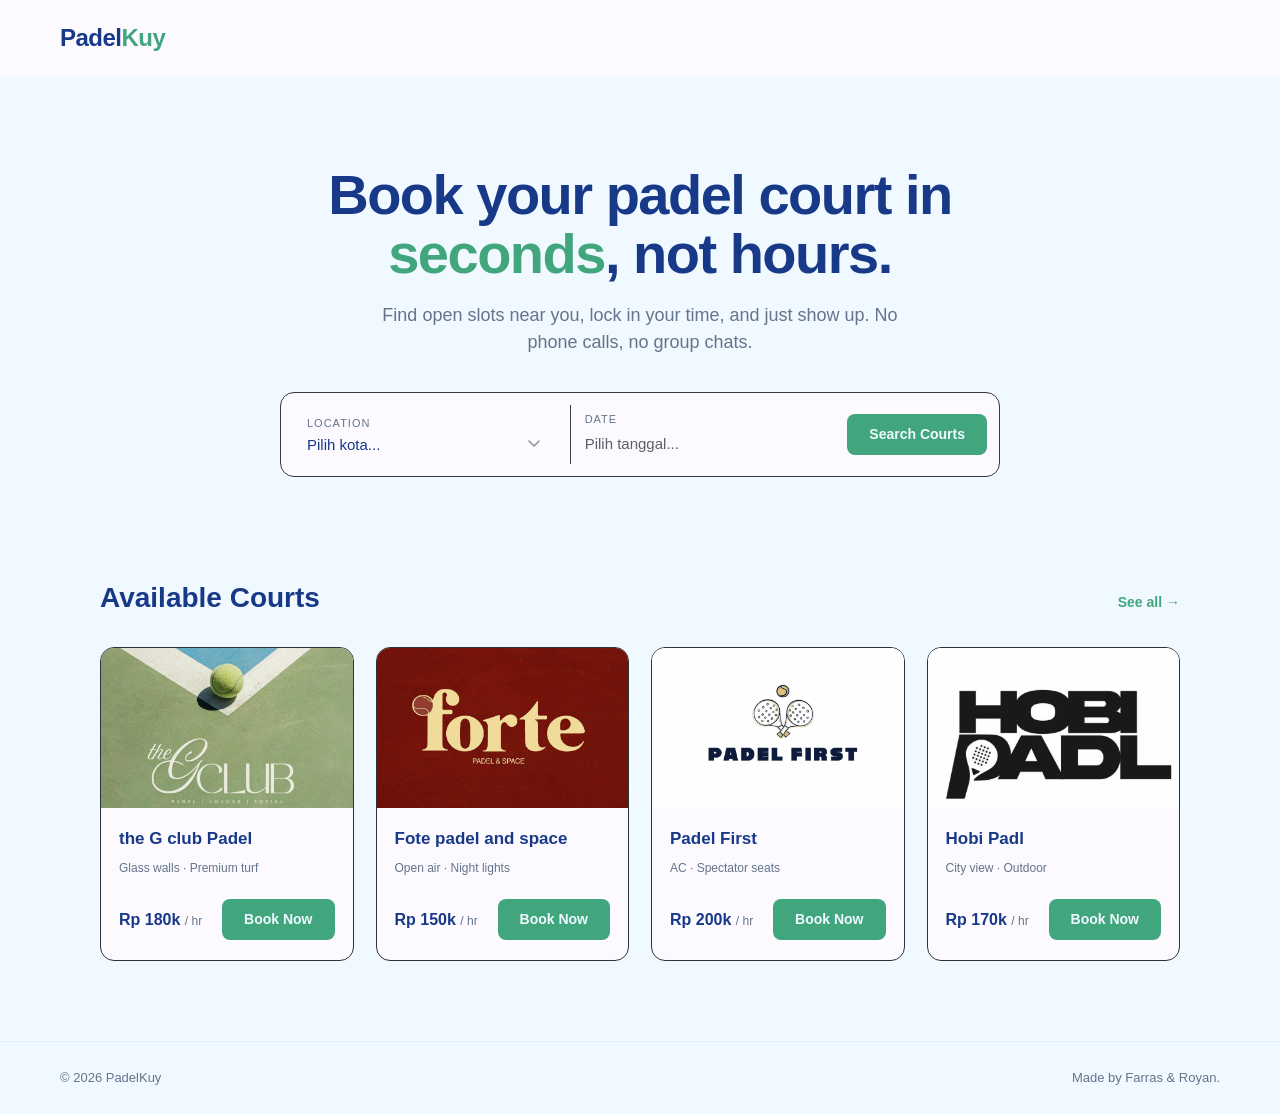
<file: index.html>
<!DOCTYPE html>
<html lang="en">
<head>
<meta charset="UTF-8">
<meta name="viewport" content="width=device-width, initial-scale=1.0">
<title>PadelKuy — Book Your Court</title>
<link rel="stylesheet" href="css/style.css">
<script src="main.js"></script>
</head>
<body>

  <nav class="header">
    <div class="logo">Padel<span>Kuy</span></div>
  </nav>

  <section class="hero">
    <h1>Book your padel court in <em>seconds</em>, not hours.</h1>
    <p>Find open slots near you, lock in your time, and just show up. No phone calls, no group chats.</p>

    <div class="search-bar">
      <div class="search-field">
        <label for="loc">Location</label>
        <select id="loc">
          <option value="" disabled selected>Pilih kota...</option>
          <option>Jakarta Selatan</option>
          <option>Jakarta Pusat</option>
          <option>Jakarta Barat</option>
          <option>Jakarta Utara</option>
          <option>Bandung</option>
          <option>Bali</option>
          <option>Surabaya</option>
          <option>Yogyakarta</option>
        </select>
      </div>

      <div class="search-field" id="date-picker-wrapper">
        <label>Date</label>
        <div id="date-display" class="custom-select-display">Pilih tanggal...</div>
        <input type="hidden" id="selected-date" name="date">

        <div id="custom-calendar-popup" class="calendar-popup">
          <div class="calendar-head">
            <h4 id="kalender-bulan-tahun">April 2026</h4>
            <div class="calendar-nav">
              <button type="button" id="prev-month">‹</button>
              <button type="button" id="next-month">›</button>
            </div>
          </div>
          <div class="calendar" id="kalender-grid">
          </div>
        </div>
      </div>
      <a href="#courts" class="btn btn-primary">Search Courts</a>
    </div>
  </section>

  <section id="courts" class="courts">
    <div class="courts-header">
      <h2>Available Courts</h2>
      <a href="#" class="link">See all →</a>
    </div>

    <div class="court-grid">

      <div class="court-card">
        <div class="court-image">
          <img src="assets/images/court-1-image.jpeg" alt="the G club Padel">
        </div>
        <div class="court-body">
          <h3>the G club Padel</h3>
          <span class="court-tag">Glass walls · Premium turf</span>
          <div class="court-foot">
            <div class="price">Rp 180k <small>/ hr</small></div>
            <a href="detail.html#court-1" class="btn btn-primary">Book Now</a>
          </div>
        </div>
      </div>

      <div class="court-card">
        <div class="court-image">
          <img src="assets/images/court-2-image.jpeg" alt="Fote padel and space">
        </div>
        <div class="court-body">
          <h3>Fote padel and space</h3>
          <span class="court-tag">Open air · Night lights</span>
          <div class="court-foot">
            <div class="price">Rp 150k <small>/ hr</small></div>
            <a href="detail.html#court-2" class="btn btn-primary">Book Now</a>
          </div>
        </div>
      </div>

      <div class="court-card">
        <div class="court-image">
          <img src="assets/images/court-3-image.jpeg" alt="Padel First">
        </div>
        <div class="court-body">
          <h3>Padel First</h3>
          <span class="court-tag">AC · Spectator seats</span>
          <div class="court-foot">
            <div class="price">Rp 200k <small>/ hr</small></div>
            <a href="detail.html#court-3" class="btn btn-primary">Book Now</a>
          </div>
        </div>
      </div>

      <div class="court-card">
        <div class="court-image">
          <img src="assets/images/court-4-image.jpeg" alt="Hobi Padl">
        </div>
        <div class="court-body">
          <h3>Hobi Padl</h3>
          <span class="court-tag">City view · Outdoor</span>
          <div class="court-foot">
            <div class="price">Rp 170k <small>/ hr</small></div>
            <a href="detail.html#court-4" class="btn btn-primary">Book Now</a>
          </div>
        </div>
      </div>

    </div>
  </section>

  <footer class="footer">
    <div>© 2026 PadelKuy</div>
    <div>Made by Farras & Royan.</div>
  </footer>

</body>
</html>
</file>
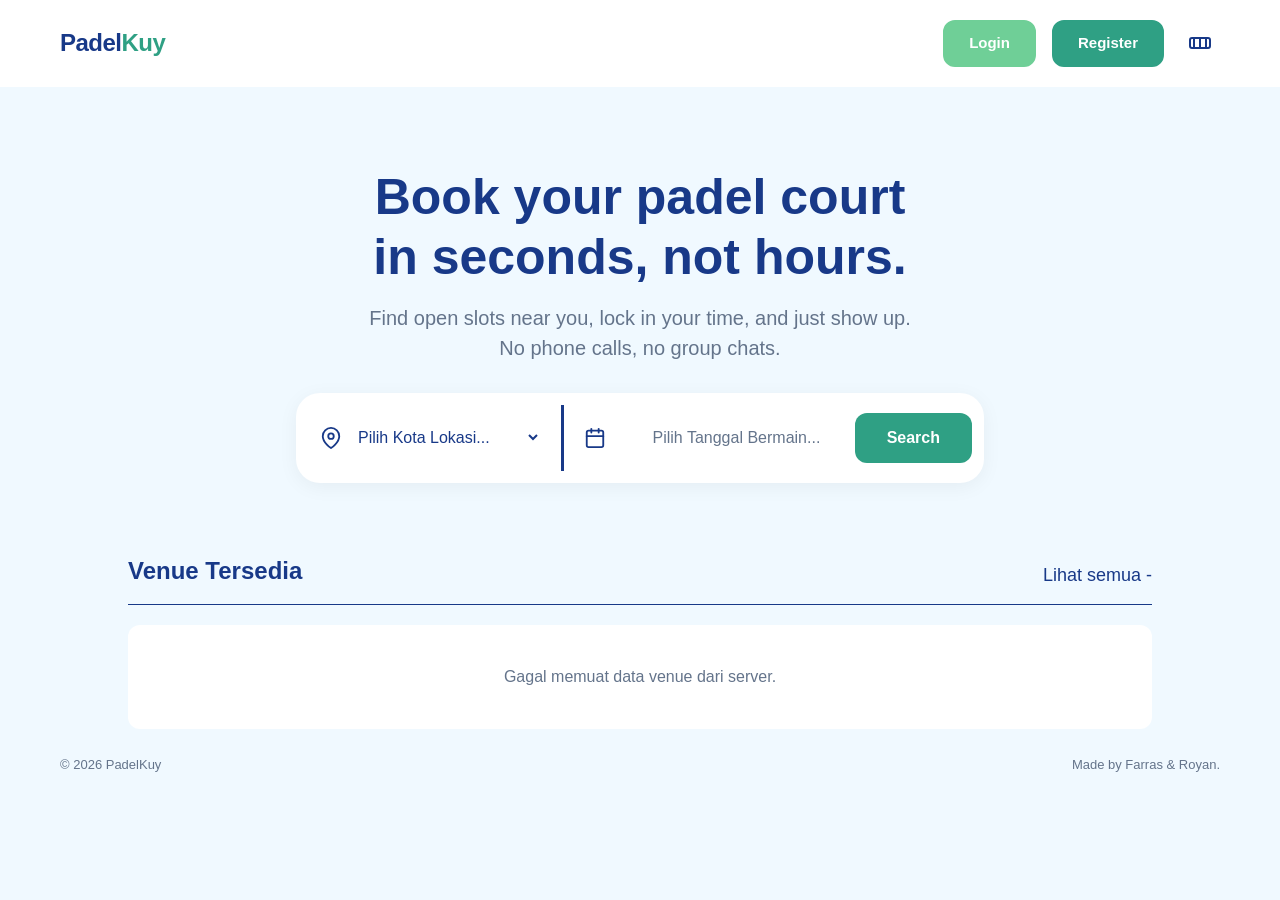
<file: public/index.html>
<!DOCTYPE html>
<html lang="en">
<head>
<meta charset="UTF-8">
<meta name="viewport" content="width=device-width, initial-scale=1.0">
<title>PadelKuy — Book Your Court</title>
<link rel="stylesheet" href="css/style.css">
<script src="main.js"></script>
</head>
<body>

    <nav class="navbar">
        <div class="logo">Padel<span>Kuy</span></div>
        <div id="nav-menu" class="nav-menu"></div>
        <div id="nav-actions" class="login-register">
        <a href="login.html" class="btn">Login</a>
        <a href="register.html" class="btn">Register</a>
        </div>
    </nav>

  <header class="hero">
        <h1>Book your padel court in seconds, not hours.</h1>
        <p>Find open slots near you, lock in your time, and just show up. No phone calls, no group chats.</p>
        
      <div class="search-bar">
          <div class="input-group location-group">
              <svg class="input-icon" xmlns="http://www.w3.org/2000/svg" width="22" height="22" viewBox="0 0 24 24" fill="none" stroke="currentColor" stroke-width="2" stroke-linecap="round" stroke-linejoin="round"><path d="M21 10c0 7-9 13-9 13s-9-6-9-13a9 9 0 0 1 18 0z"></path><circle cx="12" cy="10" r="3"></circle></svg>
              
              <select id="city-filter">
                  <option value="">Pilih Kota Lokasi...</option>
                  <option value="Bandung">Bandung</option>
                  <option value="Jakarta Selatan">Jakarta Selatan</option>
                  <option value="Jakarta Timur">Jakarta Timur</option>
                  <option value="Jakarta">Jakarta</option>
                  <option value="Surabaya">Surabaya</option>
              </select>
          </div>
        
          <div class="input-group date-group" id="date-picker-wrapper">
              <svg class="input-icon" xmlns="http://www.w3.org/2000/svg" width="22" height="22" viewBox="0 0 24 24" fill="none" stroke="currentColor" stroke-width="2" stroke-linecap="round" stroke-linejoin="round"><rect x="3" y="4" width="18" height="18" rx="2" ry="2"></rect><line x1="16" y1="2" x2="16" y2="6"></line><line x1="8" y1="2" x2="8" y2="6"></line><line x1="3" y1="10" x2="21" y2="10"></line></svg>
              
              <div id="date-display" class="date-placeholder">Pilih Tanggal Bermain...</div>
              <input type="hidden" id="selected-date">
              
              <div id="custom-calendar-popup" class="calendar-popup">
                  <div class="calendar-header">
                      <button id="prev-month">&lt;</button>
                      <span id="kalender-bulan-tahun"></span>
                      <button id="next-month">&gt;</button>
                  </div>
                  <div id="kalender-grid" class="calendar-grid"></div>
              </div>
          </div>
        
          <button id="search-btn">Search</button>
      </div>
    </header>

  <main>
      <div class="section-header">
          <h2>Venue Tersedia</h2>
          <a href="#">Lihat semua -</a>
      </div>
      <div class="venue-grid"></div>
  </main>

  <footer class="footer">
    <div>© 2026 PadelKuy</div>
    <div>Made by Farras & Royan.</div>
  </footer>

</body>
</html>
</file>
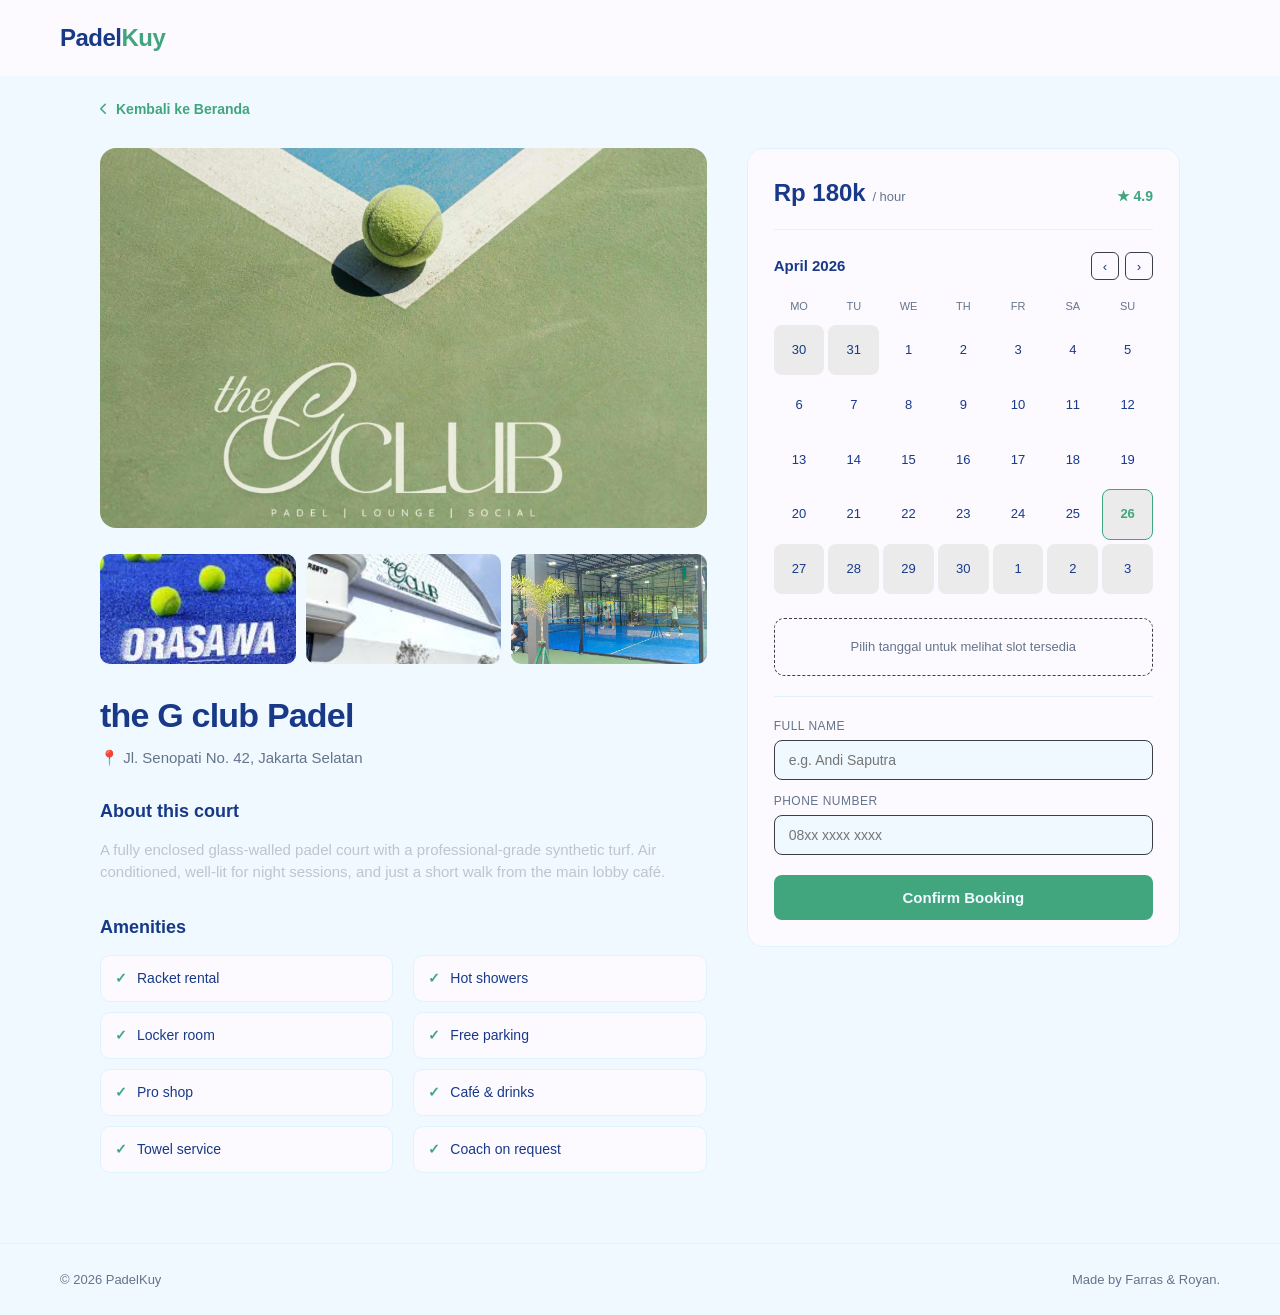
<file: detail.html>
<!DOCTYPE html>
<html lang="en">
<head>
<meta charset="UTF-8">
<meta name="viewport" content="width=device-width, initial-scale=1.0">
<title>Court Detail — PadelKuy</title>
<link rel="stylesheet" href="css/style.css">
<link rel="stylesheet" href="https://cdnjs.cloudflare.com/ajax/libs/font-awesome/6.5.1/css/all.min.css">
</head>
<body>

  <nav class="header">
    <div class="logo">Padel<span>Kuy</span></div>
  </nav>

  <div class="back-container">
  <a href="index.html" class="btn-back">
    <i class="fa-solid fa-chevron-left"></i> Kembali ke Beranda
  </a>
  </div>

  <div id="court-1" class="court-section">
    <main class="detail-wrap">
      <section class="court-info">
        <div class="court-hero-img">
          <img src="assets/images/court-1-image.jpeg" alt="the G club Padel">
        </div>
        <div class="court-previews">
          <div class="preview-thumb"><img src="assets/images/court-1-image-preview-1.jpg" alt="preview 1"></div>
          <div class="preview-thumb"><img src="assets/images/court-1-image-preview-2.png" alt="preview 2"></div>
          <div class="preview-thumb"><img src="assets/images/court-1-image-preview-3.jpeg" alt="preview 3"></div>
        </div>
        <h1 class="court-title">the G club Padel</h1>
        <p class="court-loc">Jl. Senopati No. 42, Jakarta Selatan</p>
        <h3 class="section-title">About this court</h3>
        <p class="about-text">A fully enclosed glass-walled padel court with a professional-grade synthetic turf. Air conditioned, well-lit for night sessions, and just a short walk from the main lobby café.</p>
        <h3 class="section-title">Amenities</h3>
        <ul class="amenities">
          <li>Racket rental</li><li>Hot showers</li><li>Locker room</li><li>Free parking</li>
          <li>Pro shop</li><li>Café & drinks</li><li>Towel service</li><li>Coach on request</li>
        </ul>
      </section>
      <aside class="booking-widget">
        <div class="price-row">
          <div class="price">Rp 180k <small>/ hour</small></div>
          <div class="rating">★ 4.9</div>
        </div>
        <div class="calendar-head">
          <h4>April 2026</h4>
          <div class="calendar-nav"><button>‹</button><button>›</button></div>
        </div>
        <div class="calendar">
          <div class="day-label">Mo</div><div class="day-label">Tu</div><div class="day-label">We</div>
          <div class="day-label">Th</div><div class="day-label">Fr</div><div class="day-label">Sa</div><div class="day-label">Su</div>
          <span class="date-cell muted">30</span><span class="date-cell muted">31</span>
          <span class="date-cell past">1</span><span class="date-cell past">2</span><span class="date-cell past">3</span><span class="date-cell past">4</span><span class="date-cell past">5</span>
          <span class="date-cell past">6</span><span class="date-cell past">7</span><span class="date-cell past">8</span><span class="date-cell past">9</span><span class="date-cell past">10</span><span class="date-cell past">11</span><span class="date-cell past">12</span>
          <span class="date-cell past">13</span><span class="date-cell past">14</span><span class="date-cell past">15</span><span class="date-cell past">16</span><span class="date-cell past">17</span><span class="date-cell past">18</span><span class="date-cell past">19</span>
          <span class="date-cell past">20</span><span class="date-cell past">21</span><span class="date-cell past">22</span><span class="date-cell past">23</span><span class="date-cell past">24</span><span class="date-cell past">25</span>
          <a href="#c1-slots-26" class="date-cell today">26</a>
          <a href="#c1-slots-27" class="date-cell">27</a><a href="#c1-slots-28" class="date-cell">28</a><a href="#c1-slots-29" class="date-cell">29</a><a href="#c1-slots-30" class="date-cell">30</a>
          <span class="date-cell muted">1</span><span class="date-cell muted">2</span><span class="date-cell muted">3</span>
        </div>
        <div class="slots-wrap">
          <p class="slots-prompt">Pilih tanggal untuk melihat slot tersedia</p>
          <div id="c1-slots-26" class="slot-group">
            <p class="slots-label">Sabtu, 26 April</p>
            <input type="radio" name="c1-26-court" id="c1-26-cA" class="sr-only" checked>
            <input type="radio" name="c1-26-court" id="c1-26-cB" class="sr-only">
            <input type="radio" name="c1-26-court" id="c1-26-cC" class="sr-only">
            <div class="court-tabs">
              <label for="c1-26-cA" class="court-tab">Lapangan A</label>
              <label for="c1-26-cB" class="court-tab">Lapangan B</label>
              <label for="c1-26-cC" class="court-tab">Lapangan C</label>
            </div>
            <div class="court-slots">
              <div class="slots">
              <div class="slot-option"><input type="radio" name="c1-26-A" id="c1-26-A-07" class="sr-only" disabled><label for="c1-26-A-07" class="slot taken">07:00</label></div>
              <div class="slot-option"><input type="radio" name="c1-26-A" id="c1-26-A-08" class="sr-only" ><label for="c1-26-A-08" class="slot">08:00</label></div>
              <div class="slot-option"><input type="radio" name="c1-26-A" id="c1-26-A-09" class="sr-only" ><label for="c1-26-A-09" class="slot">09:00</label></div>
              <div class="slot-option"><input type="radio" name="c1-26-A" id="c1-26-A-10" class="sr-only" disabled><label for="c1-26-A-10" class="slot taken">10:00</label></div>
              <div class="slot-option"><input type="radio" name="c1-26-A" id="c1-26-A-11" class="sr-only" ><label for="c1-26-A-11" class="slot">11:00</label></div>
              <div class="slot-option"><input type="radio" name="c1-26-A" id="c1-26-A-12" class="sr-only" ><label for="c1-26-A-12" class="slot">12:00</label></div>
              <div class="slot-option"><input type="radio" name="c1-26-A" id="c1-26-A-13" class="sr-only" disabled><label for="c1-26-A-13" class="slot taken">13:00</label></div>
              <div class="slot-option"><input type="radio" name="c1-26-A" id="c1-26-A-14" class="sr-only" ><label for="c1-26-A-14" class="slot">14:00</label></div>
              <div class="slot-option"><input type="radio" name="c1-26-A" id="c1-26-A-15" class="sr-only" ><label for="c1-26-A-15" class="slot">15:00</label></div>
              <div class="slot-option"><input type="radio" name="c1-26-A" id="c1-26-A-16" class="sr-only" ><label for="c1-26-A-16" class="slot">16:00</label></div>
              <div class="slot-option"><input type="radio" name="c1-26-A" id="c1-26-A-17" class="sr-only" disabled><label for="c1-26-A-17" class="slot taken">17:00</label></div>
              <div class="slot-option"><input type="radio" name="c1-26-A" id="c1-26-A-18" class="sr-only" ><label for="c1-26-A-18" class="slot">18:00</label></div>
              <div class="slot-option"><input type="radio" name="c1-26-A" id="c1-26-A-19" class="sr-only" ><label for="c1-26-A-19" class="slot">19:00</label></div>
              <div class="slot-option"><input type="radio" name="c1-26-A" id="c1-26-A-20" class="sr-only" ><label for="c1-26-A-20" class="slot">20:00</label></div>
              </div>
            </div>
            <div class="court-slots">
              <div class="slots">
              <div class="slot-option"><input type="radio" name="c1-26-B" id="c1-26-B-07" class="sr-only" ><label for="c1-26-B-07" class="slot">07:00</label></div>
              <div class="slot-option"><input type="radio" name="c1-26-B" id="c1-26-B-08" class="sr-only" disabled><label for="c1-26-B-08" class="slot taken">08:00</label></div>
              <div class="slot-option"><input type="radio" name="c1-26-B" id="c1-26-B-09" class="sr-only" disabled><label for="c1-26-B-09" class="slot taken">09:00</label></div>
              <div class="slot-option"><input type="radio" name="c1-26-B" id="c1-26-B-10" class="sr-only" ><label for="c1-26-B-10" class="slot">10:00</label></div>
              <div class="slot-option"><input type="radio" name="c1-26-B" id="c1-26-B-11" class="sr-only" ><label for="c1-26-B-11" class="slot">11:00</label></div>
              <div class="slot-option"><input type="radio" name="c1-26-B" id="c1-26-B-12" class="sr-only" disabled><label for="c1-26-B-12" class="slot taken">12:00</label></div>
              <div class="slot-option"><input type="radio" name="c1-26-B" id="c1-26-B-13" class="sr-only" ><label for="c1-26-B-13" class="slot">13:00</label></div>
              <div class="slot-option"><input type="radio" name="c1-26-B" id="c1-26-B-14" class="sr-only" ><label for="c1-26-B-14" class="slot">14:00</label></div>
              <div class="slot-option"><input type="radio" name="c1-26-B" id="c1-26-B-15" class="sr-only" disabled><label for="c1-26-B-15" class="slot taken">15:00</label></div>
              <div class="slot-option"><input type="radio" name="c1-26-B" id="c1-26-B-16" class="sr-only" ><label for="c1-26-B-16" class="slot">16:00</label></div>
              <div class="slot-option"><input type="radio" name="c1-26-B" id="c1-26-B-17" class="sr-only" ><label for="c1-26-B-17" class="slot">17:00</label></div>
              <div class="slot-option"><input type="radio" name="c1-26-B" id="c1-26-B-18" class="sr-only" disabled><label for="c1-26-B-18" class="slot taken">18:00</label></div>
              <div class="slot-option"><input type="radio" name="c1-26-B" id="c1-26-B-19" class="sr-only" ><label for="c1-26-B-19" class="slot">19:00</label></div>
              <div class="slot-option"><input type="radio" name="c1-26-B" id="c1-26-B-20" class="sr-only" ><label for="c1-26-B-20" class="slot">20:00</label></div>
              </div>
            </div>
            <div class="court-slots">
              <div class="slots">
              <div class="slot-option"><input type="radio" name="c1-26-C" id="c1-26-C-07" class="sr-only" ><label for="c1-26-C-07" class="slot">07:00</label></div>
              <div class="slot-option"><input type="radio" name="c1-26-C" id="c1-26-C-08" class="sr-only" ><label for="c1-26-C-08" class="slot">08:00</label></div>
              <div class="slot-option"><input type="radio" name="c1-26-C" id="c1-26-C-09" class="sr-only" disabled><label for="c1-26-C-09" class="slot taken">09:00</label></div>
              <div class="slot-option"><input type="radio" name="c1-26-C" id="c1-26-C-10" class="sr-only" ><label for="c1-26-C-10" class="slot">10:00</label></div>
              <div class="slot-option"><input type="radio" name="c1-26-C" id="c1-26-C-11" class="sr-only" ><label for="c1-26-C-11" class="slot">11:00</label></div>
              <div class="slot-option"><input type="radio" name="c1-26-C" id="c1-26-C-12" class="sr-only" ><label for="c1-26-C-12" class="slot">12:00</label></div>
              <div class="slot-option"><input type="radio" name="c1-26-C" id="c1-26-C-13" class="sr-only" ><label for="c1-26-C-13" class="slot">13:00</label></div>
              <div class="slot-option"><input type="radio" name="c1-26-C" id="c1-26-C-14" class="sr-only" disabled><label for="c1-26-C-14" class="slot taken">14:00</label></div>
              <div class="slot-option"><input type="radio" name="c1-26-C" id="c1-26-C-15" class="sr-only" ><label for="c1-26-C-15" class="slot">15:00</label></div>
              <div class="slot-option"><input type="radio" name="c1-26-C" id="c1-26-C-16" class="sr-only" disabled><label for="c1-26-C-16" class="slot taken">16:00</label></div>
              <div class="slot-option"><input type="radio" name="c1-26-C" id="c1-26-C-17" class="sr-only" ><label for="c1-26-C-17" class="slot">17:00</label></div>
              <div class="slot-option"><input type="radio" name="c1-26-C" id="c1-26-C-18" class="sr-only" ><label for="c1-26-C-18" class="slot">18:00</label></div>
              <div class="slot-option"><input type="radio" name="c1-26-C" id="c1-26-C-19" class="sr-only" disabled><label for="c1-26-C-19" class="slot taken">19:00</label></div>
              <div class="slot-option"><input type="radio" name="c1-26-C" id="c1-26-C-20" class="sr-only" ><label for="c1-26-C-20" class="slot">20:00</label></div>
              </div>
            </div>
          </div>
          <div id="c1-slots-27" class="slot-group">
            <p class="slots-label">Minggu, 27 April</p>
            <input type="radio" name="c1-27-court" id="c1-27-cA" class="sr-only" checked>
            <input type="radio" name="c1-27-court" id="c1-27-cB" class="sr-only">
            <input type="radio" name="c1-27-court" id="c1-27-cC" class="sr-only">
            <div class="court-tabs">
              <label for="c1-27-cA" class="court-tab">Lapangan A</label>
              <label for="c1-27-cB" class="court-tab">Lapangan B</label>
              <label for="c1-27-cC" class="court-tab">Lapangan C</label>
            </div>
            <div class="court-slots">
              <div class="slots">
              <div class="slot-option"><input type="radio" name="c1-27-A" id="c1-27-A-07" class="sr-only" disabled><label for="c1-27-A-07" class="slot taken">07:00</label></div>
              <div class="slot-option"><input type="radio" name="c1-27-A" id="c1-27-A-08" class="sr-only" disabled><label for="c1-27-A-08" class="slot taken">08:00</label></div>
              <div class="slot-option"><input type="radio" name="c1-27-A" id="c1-27-A-09" class="sr-only" disabled><label for="c1-27-A-09" class="slot taken">09:00</label></div>
              <div class="slot-option"><input type="radio" name="c1-27-A" id="c1-27-A-10" class="sr-only" ><label for="c1-27-A-10" class="slot">10:00</label></div>
              <div class="slot-option"><input type="radio" name="c1-27-A" id="c1-27-A-11" class="sr-only" disabled><label for="c1-27-A-11" class="slot taken">11:00</label></div>
              <div class="slot-option"><input type="radio" name="c1-27-A" id="c1-27-A-12" class="sr-only" disabled><label for="c1-27-A-12" class="slot taken">12:00</label></div>
              <div class="slot-option"><input type="radio" name="c1-27-A" id="c1-27-A-13" class="sr-only" ><label for="c1-27-A-13" class="slot">13:00</label></div>
              <div class="slot-option"><input type="radio" name="c1-27-A" id="c1-27-A-14" class="sr-only" disabled><label for="c1-27-A-14" class="slot taken">14:00</label></div>
              <div class="slot-option"><input type="radio" name="c1-27-A" id="c1-27-A-15" class="sr-only" disabled><label for="c1-27-A-15" class="slot taken">15:00</label></div>
              <div class="slot-option"><input type="radio" name="c1-27-A" id="c1-27-A-16" class="sr-only" ><label for="c1-27-A-16" class="slot">16:00</label></div>
              <div class="slot-option"><input type="radio" name="c1-27-A" id="c1-27-A-17" class="sr-only" disabled><label for="c1-27-A-17" class="slot taken">17:00</label></div>
              <div class="slot-option"><input type="radio" name="c1-27-A" id="c1-27-A-18" class="sr-only" disabled><label for="c1-27-A-18" class="slot taken">18:00</label></div>
              <div class="slot-option"><input type="radio" name="c1-27-A" id="c1-27-A-19" class="sr-only" ><label for="c1-27-A-19" class="slot">19:00</label></div>
              <div class="slot-option"><input type="radio" name="c1-27-A" id="c1-27-A-20" class="sr-only" disabled><label for="c1-27-A-20" class="slot taken">20:00</label></div>
              </div>
            </div>
            <div class="court-slots">
              <div class="slots">
              <div class="slot-option"><input type="radio" name="c1-27-B" id="c1-27-B-07" class="sr-only" disabled><label for="c1-27-B-07" class="slot taken">07:00</label></div>
              <div class="slot-option"><input type="radio" name="c1-27-B" id="c1-27-B-08" class="sr-only" disabled><label for="c1-27-B-08" class="slot taken">08:00</label></div>
              <div class="slot-option"><input type="radio" name="c1-27-B" id="c1-27-B-09" class="sr-only" disabled><label for="c1-27-B-09" class="slot taken">09:00</label></div>
              <div class="slot-option"><input type="radio" name="c1-27-B" id="c1-27-B-10" class="sr-only" disabled><label for="c1-27-B-10" class="slot taken">10:00</label></div>
              <div class="slot-option"><input type="radio" name="c1-27-B" id="c1-27-B-11" class="sr-only" disabled><label for="c1-27-B-11" class="slot taken">11:00</label></div>
              <div class="slot-option"><input type="radio" name="c1-27-B" id="c1-27-B-12" class="sr-only" disabled><label for="c1-27-B-12" class="slot taken">12:00</label></div>
              <div class="slot-option"><input type="radio" name="c1-27-B" id="c1-27-B-13" class="sr-only" disabled><label for="c1-27-B-13" class="slot taken">13:00</label></div>
              <div class="slot-option"><input type="radio" name="c1-27-B" id="c1-27-B-14" class="sr-only" disabled><label for="c1-27-B-14" class="slot taken">14:00</label></div>
              <div class="slot-option"><input type="radio" name="c1-27-B" id="c1-27-B-15" class="sr-only" disabled><label for="c1-27-B-15" class="slot taken">15:00</label></div>
              <div class="slot-option"><input type="radio" name="c1-27-B" id="c1-27-B-16" class="sr-only" disabled><label for="c1-27-B-16" class="slot taken">16:00</label></div>
              <div class="slot-option"><input type="radio" name="c1-27-B" id="c1-27-B-17" class="sr-only" disabled><label for="c1-27-B-17" class="slot taken">17:00</label></div>
              <div class="slot-option"><input type="radio" name="c1-27-B" id="c1-27-B-18" class="sr-only" disabled><label for="c1-27-B-18" class="slot taken">18:00</label></div>
              <div class="slot-option"><input type="radio" name="c1-27-B" id="c1-27-B-19" class="sr-only" ><label for="c1-27-B-19" class="slot">19:00</label></div>
              <div class="slot-option"><input type="radio" name="c1-27-B" id="c1-27-B-20" class="sr-only" ><label for="c1-27-B-20" class="slot">20:00</label></div>
              </div>
            </div>
            <div class="court-slots">
              <div class="slots">
              <div class="slot-option"><input type="radio" name="c1-27-C" id="c1-27-C-07" class="sr-only" ><label for="c1-27-C-07" class="slot">07:00</label></div>
              <div class="slot-option"><input type="radio" name="c1-27-C" id="c1-27-C-08" class="sr-only" ><label for="c1-27-C-08" class="slot">08:00</label></div>
              <div class="slot-option"><input type="radio" name="c1-27-C" id="c1-27-C-09" class="sr-only" ><label for="c1-27-C-09" class="slot">09:00</label></div>
              <div class="slot-option"><input type="radio" name="c1-27-C" id="c1-27-C-10" class="sr-only" disabled><label for="c1-27-C-10" class="slot taken">10:00</label></div>
              <div class="slot-option"><input type="radio" name="c1-27-C" id="c1-27-C-11" class="sr-only" disabled><label for="c1-27-C-11" class="slot taken">11:00</label></div>
              <div class="slot-option"><input type="radio" name="c1-27-C" id="c1-27-C-12" class="sr-only" ><label for="c1-27-C-12" class="slot">12:00</label></div>
              <div class="slot-option"><input type="radio" name="c1-27-C" id="c1-27-C-13" class="sr-only" ><label for="c1-27-C-13" class="slot">13:00</label></div>
              <div class="slot-option"><input type="radio" name="c1-27-C" id="c1-27-C-14" class="sr-only" ><label for="c1-27-C-14" class="slot">14:00</label></div>
              <div class="slot-option"><input type="radio" name="c1-27-C" id="c1-27-C-15" class="sr-only" disabled><label for="c1-27-C-15" class="slot taken">15:00</label></div>
              <div class="slot-option"><input type="radio" name="c1-27-C" id="c1-27-C-16" class="sr-only" disabled><label for="c1-27-C-16" class="slot taken">16:00</label></div>
              <div class="slot-option"><input type="radio" name="c1-27-C" id="c1-27-C-17" class="sr-only" disabled><label for="c1-27-C-17" class="slot taken">17:00</label></div>
              <div class="slot-option"><input type="radio" name="c1-27-C" id="c1-27-C-18" class="sr-only" ><label for="c1-27-C-18" class="slot">18:00</label></div>
              <div class="slot-option"><input type="radio" name="c1-27-C" id="c1-27-C-19" class="sr-only" ><label for="c1-27-C-19" class="slot">19:00</label></div>
              <div class="slot-option"><input type="radio" name="c1-27-C" id="c1-27-C-20" class="sr-only" disabled><label for="c1-27-C-20" class="slot taken">20:00</label></div>
              </div>
            </div>
          </div>
          <div id="c1-slots-28" class="slot-group">
            <p class="slots-label">Senin, 28 April</p>
            <input type="radio" name="c1-28-court" id="c1-28-cA" class="sr-only" checked>
            <input type="radio" name="c1-28-court" id="c1-28-cB" class="sr-only">
            <input type="radio" name="c1-28-court" id="c1-28-cC" class="sr-only">
            <div class="court-tabs">
              <label for="c1-28-cA" class="court-tab">Lapangan A</label>
              <label for="c1-28-cB" class="court-tab">Lapangan B</label>
              <label for="c1-28-cC" class="court-tab">Lapangan C</label>
            </div>
            <div class="court-slots">
              <div class="slots">
              <div class="slot-option"><input type="radio" name="c1-28-A" id="c1-28-A-07" class="sr-only" ><label for="c1-28-A-07" class="slot">07:00</label></div>
              <div class="slot-option"><input type="radio" name="c1-28-A" id="c1-28-A-08" class="sr-only" ><label for="c1-28-A-08" class="slot">08:00</label></div>
              <div class="slot-option"><input type="radio" name="c1-28-A" id="c1-28-A-09" class="sr-only" ><label for="c1-28-A-09" class="slot">09:00</label></div>
              <div class="slot-option"><input type="radio" name="c1-28-A" id="c1-28-A-10" class="sr-only" ><label for="c1-28-A-10" class="slot">10:00</label></div>
              <div class="slot-option"><input type="radio" name="c1-28-A" id="c1-28-A-11" class="sr-only" ><label for="c1-28-A-11" class="slot">11:00</label></div>
              <div class="slot-option"><input type="radio" name="c1-28-A" id="c1-28-A-12" class="sr-only" ><label for="c1-28-A-12" class="slot">12:00</label></div>
              <div class="slot-option"><input type="radio" name="c1-28-A" id="c1-28-A-13" class="sr-only" disabled><label for="c1-28-A-13" class="slot taken">13:00</label></div>
              <div class="slot-option"><input type="radio" name="c1-28-A" id="c1-28-A-14" class="sr-only" ><label for="c1-28-A-14" class="slot">14:00</label></div>
              <div class="slot-option"><input type="radio" name="c1-28-A" id="c1-28-A-15" class="sr-only" ><label for="c1-28-A-15" class="slot">15:00</label></div>
              <div class="slot-option"><input type="radio" name="c1-28-A" id="c1-28-A-16" class="sr-only" ><label for="c1-28-A-16" class="slot">16:00</label></div>
              <div class="slot-option"><input type="radio" name="c1-28-A" id="c1-28-A-17" class="sr-only" ><label for="c1-28-A-17" class="slot">17:00</label></div>
              <div class="slot-option"><input type="radio" name="c1-28-A" id="c1-28-A-18" class="sr-only" ><label for="c1-28-A-18" class="slot">18:00</label></div>
              <div class="slot-option"><input type="radio" name="c1-28-A" id="c1-28-A-19" class="sr-only" disabled><label for="c1-28-A-19" class="slot taken">19:00</label></div>
              <div class="slot-option"><input type="radio" name="c1-28-A" id="c1-28-A-20" class="sr-only" disabled><label for="c1-28-A-20" class="slot taken">20:00</label></div>
              </div>
            </div>
            <div class="court-slots">
              <div class="slots">
              <div class="slot-option"><input type="radio" name="c1-28-B" id="c1-28-B-07" class="sr-only" ><label for="c1-28-B-07" class="slot">07:00</label></div>
              <div class="slot-option"><input type="radio" name="c1-28-B" id="c1-28-B-08" class="sr-only" ><label for="c1-28-B-08" class="slot">08:00</label></div>
              <div class="slot-option"><input type="radio" name="c1-28-B" id="c1-28-B-09" class="sr-only" disabled><label for="c1-28-B-09" class="slot taken">09:00</label></div>
              <div class="slot-option"><input type="radio" name="c1-28-B" id="c1-28-B-10" class="sr-only" ><label for="c1-28-B-10" class="slot">10:00</label></div>
              <div class="slot-option"><input type="radio" name="c1-28-B" id="c1-28-B-11" class="sr-only" ><label for="c1-28-B-11" class="slot">11:00</label></div>
              <div class="slot-option"><input type="radio" name="c1-28-B" id="c1-28-B-12" class="sr-only" ><label for="c1-28-B-12" class="slot">12:00</label></div>
              <div class="slot-option"><input type="radio" name="c1-28-B" id="c1-28-B-13" class="sr-only" ><label for="c1-28-B-13" class="slot">13:00</label></div>
              <div class="slot-option"><input type="radio" name="c1-28-B" id="c1-28-B-14" class="sr-only" disabled><label for="c1-28-B-14" class="slot taken">14:00</label></div>
              <div class="slot-option"><input type="radio" name="c1-28-B" id="c1-28-B-15" class="sr-only" ><label for="c1-28-B-15" class="slot">15:00</label></div>
              <div class="slot-option"><input type="radio" name="c1-28-B" id="c1-28-B-16" class="sr-only" ><label for="c1-28-B-16" class="slot">16:00</label></div>
              <div class="slot-option"><input type="radio" name="c1-28-B" id="c1-28-B-17" class="sr-only" ><label for="c1-28-B-17" class="slot">17:00</label></div>
              <div class="slot-option"><input type="radio" name="c1-28-B" id="c1-28-B-18" class="sr-only" disabled><label for="c1-28-B-18" class="slot taken">18:00</label></div>
              <div class="slot-option"><input type="radio" name="c1-28-B" id="c1-28-B-19" class="sr-only" ><label for="c1-28-B-19" class="slot">19:00</label></div>
              <div class="slot-option"><input type="radio" name="c1-28-B" id="c1-28-B-20" class="sr-only" ><label for="c1-28-B-20" class="slot">20:00</label></div>
              </div>
            </div>
            <div class="court-slots">
              <div class="slots">
              <div class="slot-option"><input type="radio" name="c1-28-C" id="c1-28-C-07" class="sr-only" ><label for="c1-28-C-07" class="slot">07:00</label></div>
              <div class="slot-option"><input type="radio" name="c1-28-C" id="c1-28-C-08" class="sr-only" ><label for="c1-28-C-08" class="slot">08:00</label></div>
              <div class="slot-option"><input type="radio" name="c1-28-C" id="c1-28-C-09" class="sr-only" ><label for="c1-28-C-09" class="slot">09:00</label></div>
              <div class="slot-option"><input type="radio" name="c1-28-C" id="c1-28-C-10" class="sr-only" ><label for="c1-28-C-10" class="slot">10:00</label></div>
              <div class="slot-option"><input type="radio" name="c1-28-C" id="c1-28-C-11" class="sr-only" disabled><label for="c1-28-C-11" class="slot taken">11:00</label></div>
              <div class="slot-option"><input type="radio" name="c1-28-C" id="c1-28-C-12" class="sr-only" ><label for="c1-28-C-12" class="slot">12:00</label></div>
              <div class="slot-option"><input type="radio" name="c1-28-C" id="c1-28-C-13" class="sr-only" ><label for="c1-28-C-13" class="slot">13:00</label></div>
              <div class="slot-option"><input type="radio" name="c1-28-C" id="c1-28-C-14" class="sr-only" ><label for="c1-28-C-14" class="slot">14:00</label></div>
              <div class="slot-option"><input type="radio" name="c1-28-C" id="c1-28-C-15" class="sr-only" disabled><label for="c1-28-C-15" class="slot taken">15:00</label></div>
              <div class="slot-option"><input type="radio" name="c1-28-C" id="c1-28-C-16" class="sr-only" ><label for="c1-28-C-16" class="slot">16:00</label></div>
              <div class="slot-option"><input type="radio" name="c1-28-C" id="c1-28-C-17" class="sr-only" ><label for="c1-28-C-17" class="slot">17:00</label></div>
              <div class="slot-option"><input type="radio" name="c1-28-C" id="c1-28-C-18" class="sr-only" ><label for="c1-28-C-18" class="slot">18:00</label></div>
              <div class="slot-option"><input type="radio" name="c1-28-C" id="c1-28-C-19" class="sr-only" disabled><label for="c1-28-C-19" class="slot taken">19:00</label></div>
              <div class="slot-option"><input type="radio" name="c1-28-C" id="c1-28-C-20" class="sr-only" disabled><label for="c1-28-C-20" class="slot taken">20:00</label></div>
              </div>
            </div>
          </div>
          <div id="c1-slots-29" class="slot-group">
            <p class="slots-label">Selasa, 29 April</p>
            <input type="radio" name="c1-29-court" id="c1-29-cA" class="sr-only" checked>
            <input type="radio" name="c1-29-court" id="c1-29-cB" class="sr-only">
            <input type="radio" name="c1-29-court" id="c1-29-cC" class="sr-only">
            <div class="court-tabs">
              <label for="c1-29-cA" class="court-tab">Lapangan A</label>
              <label for="c1-29-cB" class="court-tab">Lapangan B</label>
              <label for="c1-29-cC" class="court-tab">Lapangan C</label>
            </div>
            <div class="court-slots">
              <div class="slots">
              <div class="slot-option"><input type="radio" name="c1-29-A" id="c1-29-A-07" class="sr-only" ><label for="c1-29-A-07" class="slot">07:00</label></div>
              <div class="slot-option"><input type="radio" name="c1-29-A" id="c1-29-A-08" class="sr-only" ><label for="c1-29-A-08" class="slot">08:00</label></div>
              <div class="slot-option"><input type="radio" name="c1-29-A" id="c1-29-A-09" class="sr-only" disabled><label for="c1-29-A-09" class="slot taken">09:00</label></div>
              <div class="slot-option"><input type="radio" name="c1-29-A" id="c1-29-A-10" class="sr-only" ><label for="c1-29-A-10" class="slot">10:00</label></div>
              <div class="slot-option"><input type="radio" name="c1-29-A" id="c1-29-A-11" class="sr-only" disabled><label for="c1-29-A-11" class="slot taken">11:00</label></div>
              <div class="slot-option"><input type="radio" name="c1-29-A" id="c1-29-A-12" class="sr-only" ><label for="c1-29-A-12" class="slot">12:00</label></div>
              <div class="slot-option"><input type="radio" name="c1-29-A" id="c1-29-A-13" class="sr-only" disabled><label for="c1-29-A-13" class="slot taken">13:00</label></div>
              <div class="slot-option"><input type="radio" name="c1-29-A" id="c1-29-A-14" class="sr-only" ><label for="c1-29-A-14" class="slot">14:00</label></div>
              <div class="slot-option"><input type="radio" name="c1-29-A" id="c1-29-A-15" class="sr-only" disabled><label for="c1-29-A-15" class="slot taken">15:00</label></div>
              <div class="slot-option"><input type="radio" name="c1-29-A" id="c1-29-A-16" class="sr-only" ><label for="c1-29-A-16" class="slot">16:00</label></div>
              <div class="slot-option"><input type="radio" name="c1-29-A" id="c1-29-A-17" class="sr-only" disabled><label for="c1-29-A-17" class="slot taken">17:00</label></div>
              <div class="slot-option"><input type="radio" name="c1-29-A" id="c1-29-A-18" class="sr-only" ><label for="c1-29-A-18" class="slot">18:00</label></div>
              <div class="slot-option"><input type="radio" name="c1-29-A" id="c1-29-A-19" class="sr-only" disabled><label for="c1-29-A-19" class="slot taken">19:00</label></div>
              <div class="slot-option"><input type="radio" name="c1-29-A" id="c1-29-A-20" class="sr-only" ><label for="c1-29-A-20" class="slot">20:00</label></div>
              </div>
            </div>
            <div class="court-slots">
              <div class="slots">
              <div class="slot-option"><input type="radio" name="c1-29-B" id="c1-29-B-07" class="sr-only" ><label for="c1-29-B-07" class="slot">07:00</label></div>
              <div class="slot-option"><input type="radio" name="c1-29-B" id="c1-29-B-08" class="sr-only" ><label for="c1-29-B-08" class="slot">08:00</label></div>
              <div class="slot-option"><input type="radio" name="c1-29-B" id="c1-29-B-09" class="sr-only" ><label for="c1-29-B-09" class="slot">09:00</label></div>
              <div class="slot-option"><input type="radio" name="c1-29-B" id="c1-29-B-10" class="sr-only" disabled><label for="c1-29-B-10" class="slot taken">10:00</label></div>
              <div class="slot-option"><input type="radio" name="c1-29-B" id="c1-29-B-11" class="sr-only" ><label for="c1-29-B-11" class="slot">11:00</label></div>
              <div class="slot-option"><input type="radio" name="c1-29-B" id="c1-29-B-12" class="sr-only" disabled><label for="c1-29-B-12" class="slot taken">12:00</label></div>
              <div class="slot-option"><input type="radio" name="c1-29-B" id="c1-29-B-13" class="sr-only" ><label for="c1-29-B-13" class="slot">13:00</label></div>
              <div class="slot-option"><input type="radio" name="c1-29-B" id="c1-29-B-14" class="sr-only" ><label for="c1-29-B-14" class="slot">14:00</label></div>
              <div class="slot-option"><input type="radio" name="c1-29-B" id="c1-29-B-15" class="sr-only" disabled><label for="c1-29-B-15" class="slot taken">15:00</label></div>
              <div class="slot-option"><input type="radio" name="c1-29-B" id="c1-29-B-16" class="sr-only" ><label for="c1-29-B-16" class="slot">16:00</label></div>
              <div class="slot-option"><input type="radio" name="c1-29-B" id="c1-29-B-17" class="sr-only" ><label for="c1-29-B-17" class="slot">17:00</label></div>
              <div class="slot-option"><input type="radio" name="c1-29-B" id="c1-29-B-18" class="sr-only" ><label for="c1-29-B-18" class="slot">18:00</label></div>
              <div class="slot-option"><input type="radio" name="c1-29-B" id="c1-29-B-19" class="sr-only" disabled><label for="c1-29-B-19" class="slot taken">19:00</label></div>
              <div class="slot-option"><input type="radio" name="c1-29-B" id="c1-29-B-20" class="sr-only" ><label for="c1-29-B-20" class="slot">20:00</label></div>
              </div>
            </div>
            <div class="court-slots">
              <div class="slots">
              <div class="slot-option"><input type="radio" name="c1-29-C" id="c1-29-C-07" class="sr-only" disabled><label for="c1-29-C-07" class="slot taken">07:00</label></div>
              <div class="slot-option"><input type="radio" name="c1-29-C" id="c1-29-C-08" class="sr-only" disabled><label for="c1-29-C-08" class="slot taken">08:00</label></div>
              <div class="slot-option"><input type="radio" name="c1-29-C" id="c1-29-C-09" class="sr-only" ><label for="c1-29-C-09" class="slot">09:00</label></div>
              <div class="slot-option"><input type="radio" name="c1-29-C" id="c1-29-C-10" class="sr-only" ><label for="c1-29-C-10" class="slot">10:00</label></div>
              <div class="slot-option"><input type="radio" name="c1-29-C" id="c1-29-C-11" class="sr-only" ><label for="c1-29-C-11" class="slot">11:00</label></div>
              <div class="slot-option"><input type="radio" name="c1-29-C" id="c1-29-C-12" class="sr-only" ><label for="c1-29-C-12" class="slot">12:00</label></div>
              <div class="slot-option"><input type="radio" name="c1-29-C" id="c1-29-C-13" class="sr-only" disabled><label for="c1-29-C-13" class="slot taken">13:00</label></div>
              <div class="slot-option"><input type="radio" name="c1-29-C" id="c1-29-C-14" class="sr-only" disabled><label for="c1-29-C-14" class="slot taken">14:00</label></div>
              <div class="slot-option"><input type="radio" name="c1-29-C" id="c1-29-C-15" class="sr-only" ><label for="c1-29-C-15" class="slot">15:00</label></div>
              <div class="slot-option"><input type="radio" name="c1-29-C" id="c1-29-C-16" class="sr-only" ><label for="c1-29-C-16" class="slot">16:00</label></div>
              <div class="slot-option"><input type="radio" name="c1-29-C" id="c1-29-C-17" class="sr-only" disabled><label for="c1-29-C-17" class="slot taken">17:00</label></div>
              <div class="slot-option"><input type="radio" name="c1-29-C" id="c1-29-C-18" class="sr-only" ><label for="c1-29-C-18" class="slot">18:00</label></div>
              <div class="slot-option"><input type="radio" name="c1-29-C" id="c1-29-C-19" class="sr-only" disabled><label for="c1-29-C-19" class="slot taken">19:00</label></div>
              <div class="slot-option"><input type="radio" name="c1-29-C" id="c1-29-C-20" class="sr-only" ><label for="c1-29-C-20" class="slot">20:00</label></div>
              </div>
            </div>
          </div>
          <div id="c1-slots-30" class="slot-group">
            <p class="slots-label">Rabu, 30 April</p>
            <input type="radio" name="c1-30-court" id="c1-30-cA" class="sr-only" checked>
            <input type="radio" name="c1-30-court" id="c1-30-cB" class="sr-only">
            <input type="radio" name="c1-30-court" id="c1-30-cC" class="sr-only">
            <div class="court-tabs">
              <label for="c1-30-cA" class="court-tab">Lapangan A</label>
              <label for="c1-30-cB" class="court-tab">Lapangan B</label>
              <label for="c1-30-cC" class="court-tab">Lapangan C</label>
            </div>
            <div class="court-slots">
              <div class="slots">
              <div class="slot-option"><input type="radio" name="c1-30-A" id="c1-30-A-07" class="sr-only" ><label for="c1-30-A-07" class="slot">07:00</label></div>
              <div class="slot-option"><input type="radio" name="c1-30-A" id="c1-30-A-08" class="sr-only" disabled><label for="c1-30-A-08" class="slot taken">08:00</label></div>
              <div class="slot-option"><input type="radio" name="c1-30-A" id="c1-30-A-09" class="sr-only" ><label for="c1-30-A-09" class="slot">09:00</label></div>
              <div class="slot-option"><input type="radio" name="c1-30-A" id="c1-30-A-10" class="sr-only" disabled><label for="c1-30-A-10" class="slot taken">10:00</label></div>
              <div class="slot-option"><input type="radio" name="c1-30-A" id="c1-30-A-11" class="sr-only" ><label for="c1-30-A-11" class="slot">11:00</label></div>
              <div class="slot-option"><input type="radio" name="c1-30-A" id="c1-30-A-12" class="sr-only" disabled><label for="c1-30-A-12" class="slot taken">12:00</label></div>
              <div class="slot-option"><input type="radio" name="c1-30-A" id="c1-30-A-13" class="sr-only" ><label for="c1-30-A-13" class="slot">13:00</label></div>
              <div class="slot-option"><input type="radio" name="c1-30-A" id="c1-30-A-14" class="sr-only" disabled><label for="c1-30-A-14" class="slot taken">14:00</label></div>
              <div class="slot-option"><input type="radio" name="c1-30-A" id="c1-30-A-15" class="sr-only" ><label for="c1-30-A-15" class="slot">15:00</label></div>
              <div class="slot-option"><input type="radio" name="c1-30-A" id="c1-30-A-16" class="sr-only" disabled><label for="c1-30-A-16" class="slot taken">16:00</label></div>
              <div class="slot-option"><input type="radio" name="c1-30-A" id="c1-30-A-17" class="sr-only" ><label for="c1-30-A-17" class="slot">17:00</label></div>
              <div class="slot-option"><input type="radio" name="c1-30-A" id="c1-30-A-18" class="sr-only" disabled><label for="c1-30-A-18" class="slot taken">18:00</label></div>
              <div class="slot-option"><input type="radio" name="c1-30-A" id="c1-30-A-19" class="sr-only" ><label for="c1-30-A-19" class="slot">19:00</label></div>
              <div class="slot-option"><input type="radio" name="c1-30-A" id="c1-30-A-20" class="sr-only" disabled><label for="c1-30-A-20" class="slot taken">20:00</label></div>
              </div>
            </div>
            <div class="court-slots">
              <div class="slots">
              <div class="slot-option"><input type="radio" name="c1-30-B" id="c1-30-B-07" class="sr-only" disabled><label for="c1-30-B-07" class="slot taken">07:00</label></div>
              <div class="slot-option"><input type="radio" name="c1-30-B" id="c1-30-B-08" class="sr-only" ><label for="c1-30-B-08" class="slot">08:00</label></div>
              <div class="slot-option"><input type="radio" name="c1-30-B" id="c1-30-B-09" class="sr-only" ><label for="c1-30-B-09" class="slot">09:00</label></div>
              <div class="slot-option"><input type="radio" name="c1-30-B" id="c1-30-B-10" class="sr-only" ><label for="c1-30-B-10" class="slot">10:00</label></div>
              <div class="slot-option"><input type="radio" name="c1-30-B" id="c1-30-B-11" class="sr-only" disabled><label for="c1-30-B-11" class="slot taken">11:00</label></div>
              <div class="slot-option"><input type="radio" name="c1-30-B" id="c1-30-B-12" class="sr-only" ><label for="c1-30-B-12" class="slot">12:00</label></div>
              <div class="slot-option"><input type="radio" name="c1-30-B" id="c1-30-B-13" class="sr-only" disabled><label for="c1-30-B-13" class="slot taken">13:00</label></div>
              <div class="slot-option"><input type="radio" name="c1-30-B" id="c1-30-B-14" class="sr-only" ><label for="c1-30-B-14" class="slot">14:00</label></div>
              <div class="slot-option"><input type="radio" name="c1-30-B" id="c1-30-B-15" class="sr-only" ><label for="c1-30-B-15" class="slot">15:00</label></div>
              <div class="slot-option"><input type="radio" name="c1-30-B" id="c1-30-B-16" class="sr-only" ><label for="c1-30-B-16" class="slot">16:00</label></div>
              <div class="slot-option"><input type="radio" name="c1-30-B" id="c1-30-B-17" class="sr-only" disabled><label for="c1-30-B-17" class="slot taken">17:00</label></div>
              <div class="slot-option"><input type="radio" name="c1-30-B" id="c1-30-B-18" class="sr-only" ><label for="c1-30-B-18" class="slot">18:00</label></div>
              <div class="slot-option"><input type="radio" name="c1-30-B" id="c1-30-B-19" class="sr-only" ><label for="c1-30-B-19" class="slot">19:00</label></div>
              <div class="slot-option"><input type="radio" name="c1-30-B" id="c1-30-B-20" class="sr-only" ><label for="c1-30-B-20" class="slot">20:00</label></div>
              </div>
            </div>
            <div class="court-slots">
              <div class="slots">
              <div class="slot-option"><input type="radio" name="c1-30-C" id="c1-30-C-07" class="sr-only" ><label for="c1-30-C-07" class="slot">07:00</label></div>
              <div class="slot-option"><input type="radio" name="c1-30-C" id="c1-30-C-08" class="sr-only" ><label for="c1-30-C-08" class="slot">08:00</label></div>
              <div class="slot-option"><input type="radio" name="c1-30-C" id="c1-30-C-09" class="sr-only" disabled><label for="c1-30-C-09" class="slot taken">09:00</label></div>
              <div class="slot-option"><input type="radio" name="c1-30-C" id="c1-30-C-10" class="sr-only" ><label for="c1-30-C-10" class="slot">10:00</label></div>
              <div class="slot-option"><input type="radio" name="c1-30-C" id="c1-30-C-11" class="sr-only" ><label for="c1-30-C-11" class="slot">11:00</label></div>
              <div class="slot-option"><input type="radio" name="c1-30-C" id="c1-30-C-12" class="sr-only" disabled><label for="c1-30-C-12" class="slot taken">12:00</label></div>
              <div class="slot-option"><input type="radio" name="c1-30-C" id="c1-30-C-13" class="sr-only" disabled><label for="c1-30-C-13" class="slot taken">13:00</label></div>
              <div class="slot-option"><input type="radio" name="c1-30-C" id="c1-30-C-14" class="sr-only" ><label for="c1-30-C-14" class="slot">14:00</label></div>
              <div class="slot-option"><input type="radio" name="c1-30-C" id="c1-30-C-15" class="sr-only" ><label for="c1-30-C-15" class="slot">15:00</label></div>
              <div class="slot-option"><input type="radio" name="c1-30-C" id="c1-30-C-16" class="sr-only" disabled><label for="c1-30-C-16" class="slot taken">16:00</label></div>
              <div class="slot-option"><input type="radio" name="c1-30-C" id="c1-30-C-17" class="sr-only" disabled><label for="c1-30-C-17" class="slot taken">17:00</label></div>
              <div class="slot-option"><input type="radio" name="c1-30-C" id="c1-30-C-18" class="sr-only" ><label for="c1-30-C-18" class="slot">18:00</label></div>
              <div class="slot-option"><input type="radio" name="c1-30-C" id="c1-30-C-19" class="sr-only" ><label for="c1-30-C-19" class="slot">19:00</label></div>
              <div class="slot-option"><input type="radio" name="c1-30-C" id="c1-30-C-20" class="sr-only" disabled><label for="c1-30-C-20" class="slot taken">20:00</label></div>
              </div>
            </div>
          </div>
        </div>
        <form class="booking-form">
          <div class="field"><label for="c1-name">Full Name</label><input id="c1-name" type="text" placeholder="e.g. Andi Saputra"></div>
          <div class="field"><label for="c1-phone">Phone Number</label><input id="c1-phone" type="tel" placeholder="08xx xxxx xxxx"></div>
          <button type="submit" class="btn btn-primary confirm-btn">Confirm Booking</button>
        </form>
      </aside>
    </main>
  </div>

  <div id="court-2" class="court-section">
    <main class="detail-wrap">
      <section class="court-info">
        <div class="court-hero-img">
          <img src="assets/images/court-2-image.jpeg" alt="Fote padel and space">
        </div>
        <div class="court-previews">
          <div class="preview-thumb"><img src="assets/images/court-2-image-preview-1.jpeg" alt="preview 1"></div>
          <div class="preview-thumb"><img src="assets/images/court-2-image-preview-2.jpeg" alt="preview 2"></div>
          <div class="preview-thumb"><img src="assets/images/court-2-image-preview-3.jpeg" alt="preview 3"></div>
        </div>
        <h1 class="court-title">Fote padel and space</h1>
        <p class="court-loc">Jl. Kemang Raya No. 18, Jakarta Selatan</p>
        <h3 class="section-title">About this court</h3>
        <p class="about-text">An open-air padel court with full floodlighting for night sessions. Set within a lifestyle complex, surrounded by lush greenery and offering a refreshing outdoor playing experience.</p>
        <h3 class="section-title">Amenities</h3>
        <ul class="amenities">
          <li>Racket rental</li><li>Cold showers</li><li>Changing room</li><li>Free parking</li>
          <li>Night lights</li><li>Café & drinks</li><li>Ball machine</li><li>Coach on request</li>
        </ul>
      </section>
      <aside class="booking-widget">
        <div class="price-row">
          <div class="price">Rp 150k <small>/ hour</small></div>
          <div class="rating">★ 4.7</div>
        </div>
        <div class="calendar-head">
          <h4>April 2026</h4>
          <div class="calendar-nav"><button>‹</button><button>›</button></div>
        </div>
        <div class="calendar">
          <div class="day-label">Mo</div><div class="day-label">Tu</div><div class="day-label">We</div>
          <div class="day-label">Th</div><div class="day-label">Fr</div><div class="day-label">Sa</div><div class="day-label">Su</div>
          <span class="date-cell muted">30</span><span class="date-cell muted">31</span>
          <span class="date-cell past">1</span><span class="date-cell past">2</span><span class="date-cell past">3</span><span class="date-cell past">4</span><span class="date-cell past">5</span>
          <span class="date-cell past">6</span><span class="date-cell past">7</span><span class="date-cell past">8</span><span class="date-cell past">9</span><span class="date-cell past">10</span><span class="date-cell past">11</span><span class="date-cell past">12</span>
          <span class="date-cell past">13</span><span class="date-cell past">14</span><span class="date-cell past">15</span><span class="date-cell past">16</span><span class="date-cell past">17</span><span class="date-cell past">18</span><span class="date-cell past">19</span>
          <span class="date-cell past">20</span><span class="date-cell past">21</span><span class="date-cell past">22</span><span class="date-cell past">23</span><span class="date-cell past">24</span><span class="date-cell past">25</span>
          <a href="#c2-slots-26" class="date-cell today">26</a>
          <a href="#c2-slots-27" class="date-cell">27</a><a href="#c2-slots-28" class="date-cell">28</a><a href="#c2-slots-29" class="date-cell">29</a><a href="#c2-slots-30" class="date-cell">30</a>
          <span class="date-cell muted">1</span><span class="date-cell muted">2</span><span class="date-cell muted">3</span>
        </div>
        <div class="slots-wrap">
          <p class="slots-prompt">Pilih tanggal untuk melihat slot tersedia</p>
          <div id="c2-slots-26" class="slot-group">
            <p class="slots-label">Sabtu, 26 April</p>
            <input type="radio" name="c2-26-court" id="c2-26-cA" class="sr-only" checked>
            <input type="radio" name="c2-26-court" id="c2-26-cB" class="sr-only">
            <input type="radio" name="c2-26-court" id="c2-26-cC" class="sr-only">
            <div class="court-tabs">
              <label for="c2-26-cA" class="court-tab">Lapangan A</label>
              <label for="c2-26-cB" class="court-tab">Lapangan B</label>
              <label for="c2-26-cC" class="court-tab">Lapangan C</label>
            </div>
            <div class="court-slots">
              <div class="slots">
              <div class="slot-option"><input type="radio" name="c2-26-A" id="c2-26-A-07" class="sr-only" ><label for="c2-26-A-07" class="slot">07:00</label></div>
              <div class="slot-option"><input type="radio" name="c2-26-A" id="c2-26-A-08" class="sr-only" disabled><label for="c2-26-A-08" class="slot taken">08:00</label></div>
              <div class="slot-option"><input type="radio" name="c2-26-A" id="c2-26-A-09" class="sr-only" disabled><label for="c2-26-A-09" class="slot taken">09:00</label></div>
              <div class="slot-option"><input type="radio" name="c2-26-A" id="c2-26-A-10" class="sr-only" ><label for="c2-26-A-10" class="slot">10:00</label></div>
              <div class="slot-option"><input type="radio" name="c2-26-A" id="c2-26-A-11" class="sr-only" ><label for="c2-26-A-11" class="slot">11:00</label></div>
              <div class="slot-option"><input type="radio" name="c2-26-A" id="c2-26-A-12" class="sr-only" disabled><label for="c2-26-A-12" class="slot taken">12:00</label></div>
              <div class="slot-option"><input type="radio" name="c2-26-A" id="c2-26-A-13" class="sr-only" ><label for="c2-26-A-13" class="slot">13:00</label></div>
              <div class="slot-option"><input type="radio" name="c2-26-A" id="c2-26-A-14" class="sr-only" ><label for="c2-26-A-14" class="slot">14:00</label></div>
              <div class="slot-option"><input type="radio" name="c2-26-A" id="c2-26-A-15" class="sr-only" disabled><label for="c2-26-A-15" class="slot taken">15:00</label></div>
              <div class="slot-option"><input type="radio" name="c2-26-A" id="c2-26-A-16" class="sr-only" ><label for="c2-26-A-16" class="slot">16:00</label></div>
              <div class="slot-option"><input type="radio" name="c2-26-A" id="c2-26-A-17" class="sr-only" ><label for="c2-26-A-17" class="slot">17:00</label></div>
              <div class="slot-option"><input type="radio" name="c2-26-A" id="c2-26-A-18" class="sr-only" disabled><label for="c2-26-A-18" class="slot taken">18:00</label></div>
              <div class="slot-option"><input type="radio" name="c2-26-A" id="c2-26-A-19" class="sr-only" ><label for="c2-26-A-19" class="slot">19:00</label></div>
              <div class="slot-option"><input type="radio" name="c2-26-A" id="c2-26-A-20" class="sr-only" ><label for="c2-26-A-20" class="slot">20:00</label></div>
              </div>
            </div>
            <div class="court-slots">
              <div class="slots">
              <div class="slot-option"><input type="radio" name="c2-26-B" id="c2-26-B-07" class="sr-only" ><label for="c2-26-B-07" class="slot">07:00</label></div>
              <div class="slot-option"><input type="radio" name="c2-26-B" id="c2-26-B-08" class="sr-only" ><label for="c2-26-B-08" class="slot">08:00</label></div>
              <div class="slot-option"><input type="radio" name="c2-26-B" id="c2-26-B-09" class="sr-only" disabled><label for="c2-26-B-09" class="slot taken">09:00</label></div>
              <div class="slot-option"><input type="radio" name="c2-26-B" id="c2-26-B-10" class="sr-only" ><label for="c2-26-B-10" class="slot">10:00</label></div>
              <div class="slot-option"><input type="radio" name="c2-26-B" id="c2-26-B-11" class="sr-only" ><label for="c2-26-B-11" class="slot">11:00</label></div>
              <div class="slot-option"><input type="radio" name="c2-26-B" id="c2-26-B-12" class="sr-only" ><label for="c2-26-B-12" class="slot">12:00</label></div>
              <div class="slot-option"><input type="radio" name="c2-26-B" id="c2-26-B-13" class="sr-only" ><label for="c2-26-B-13" class="slot">13:00</label></div>
              <div class="slot-option"><input type="radio" name="c2-26-B" id="c2-26-B-14" class="sr-only" disabled><label for="c2-26-B-14" class="slot taken">14:00</label></div>
              <div class="slot-option"><input type="radio" name="c2-26-B" id="c2-26-B-15" class="sr-only" ><label for="c2-26-B-15" class="slot">15:00</label></div>
              <div class="slot-option"><input type="radio" name="c2-26-B" id="c2-26-B-16" class="sr-only" disabled><label for="c2-26-B-16" class="slot taken">16:00</label></div>
              <div class="slot-option"><input type="radio" name="c2-26-B" id="c2-26-B-17" class="sr-only" ><label for="c2-26-B-17" class="slot">17:00</label></div>
              <div class="slot-option"><input type="radio" name="c2-26-B" id="c2-26-B-18" class="sr-only" ><label for="c2-26-B-18" class="slot">18:00</label></div>
              <div class="slot-option"><input type="radio" name="c2-26-B" id="c2-26-B-19" class="sr-only" disabled><label for="c2-26-B-19" class="slot taken">19:00</label></div>
              <div class="slot-option"><input type="radio" name="c2-26-B" id="c2-26-B-20" class="sr-only" ><label for="c2-26-B-20" class="slot">20:00</label></div>
              </div>
            </div>
            <div class="court-slots">
              <div class="slots">
              <div class="slot-option"><input type="radio" name="c2-26-C" id="c2-26-C-07" class="sr-only" disabled><label for="c2-26-C-07" class="slot taken">07:00</label></div>
              <div class="slot-option"><input type="radio" name="c2-26-C" id="c2-26-C-08" class="sr-only" ><label for="c2-26-C-08" class="slot">08:00</label></div>
              <div class="slot-option"><input type="radio" name="c2-26-C" id="c2-26-C-09" class="sr-only" ><label for="c2-26-C-09" class="slot">09:00</label></div>
              <div class="slot-option"><input type="radio" name="c2-26-C" id="c2-26-C-10" class="sr-only" disabled><label for="c2-26-C-10" class="slot taken">10:00</label></div>
              <div class="slot-option"><input type="radio" name="c2-26-C" id="c2-26-C-11" class="sr-only" ><label for="c2-26-C-11" class="slot">11:00</label></div>
              <div class="slot-option"><input type="radio" name="c2-26-C" id="c2-26-C-12" class="sr-only" ><label for="c2-26-C-12" class="slot">12:00</label></div>
              <div class="slot-option"><input type="radio" name="c2-26-C" id="c2-26-C-13" class="sr-only" disabled><label for="c2-26-C-13" class="slot taken">13:00</label></div>
              <div class="slot-option"><input type="radio" name="c2-26-C" id="c2-26-C-14" class="sr-only" ><label for="c2-26-C-14" class="slot">14:00</label></div>
              <div class="slot-option"><input type="radio" name="c2-26-C" id="c2-26-C-15" class="sr-only" ><label for="c2-26-C-15" class="slot">15:00</label></div>
              <div class="slot-option"><input type="radio" name="c2-26-C" id="c2-26-C-16" class="sr-only" ><label for="c2-26-C-16" class="slot">16:00</label></div>
              <div class="slot-option"><input type="radio" name="c2-26-C" id="c2-26-C-17" class="sr-only" disabled><label for="c2-26-C-17" class="slot taken">17:00</label></div>
              <div class="slot-option"><input type="radio" name="c2-26-C" id="c2-26-C-18" class="sr-only" ><label for="c2-26-C-18" class="slot">18:00</label></div>
              <div class="slot-option"><input type="radio" name="c2-26-C" id="c2-26-C-19" class="sr-only" ><label for="c2-26-C-19" class="slot">19:00</label></div>
              <div class="slot-option"><input type="radio" name="c2-26-C" id="c2-26-C-20" class="sr-only" ><label for="c2-26-C-20" class="slot">20:00</label></div>
              </div>
            </div>
          </div>
          <div id="c2-slots-27" class="slot-group">
            <p class="slots-label">Minggu, 27 April</p>
            <input type="radio" name="c2-27-court" id="c2-27-cA" class="sr-only" checked>
            <input type="radio" name="c2-27-court" id="c2-27-cB" class="sr-only">
            <input type="radio" name="c2-27-court" id="c2-27-cC" class="sr-only">
            <div class="court-tabs">
              <label for="c2-27-cA" class="court-tab">Lapangan A</label>
              <label for="c2-27-cB" class="court-tab">Lapangan B</label>
              <label for="c2-27-cC" class="court-tab">Lapangan C</label>
            </div>
            <div class="court-slots">
              <div class="slots">
              <div class="slot-option"><input type="radio" name="c2-27-A" id="c2-27-A-07" class="sr-only" disabled><label for="c2-27-A-07" class="slot taken">07:00</label></div>
              <div class="slot-option"><input type="radio" name="c2-27-A" id="c2-27-A-08" class="sr-only" disabled><label for="c2-27-A-08" class="slot taken">08:00</label></div>
              <div class="slot-option"><input type="radio" name="c2-27-A" id="c2-27-A-09" class="sr-only" disabled><label for="c2-27-A-09" class="slot taken">09:00</label></div>
              <div class="slot-option"><input type="radio" name="c2-27-A" id="c2-27-A-10" class="sr-only" disabled><label for="c2-27-A-10" class="slot taken">10:00</label></div>
              <div class="slot-option"><input type="radio" name="c2-27-A" id="c2-27-A-11" class="sr-only" disabled><label for="c2-27-A-11" class="slot taken">11:00</label></div>
              <div class="slot-option"><input type="radio" name="c2-27-A" id="c2-27-A-12" class="sr-only" disabled><label for="c2-27-A-12" class="slot taken">12:00</label></div>
              <div class="slot-option"><input type="radio" name="c2-27-A" id="c2-27-A-13" class="sr-only" disabled><label for="c2-27-A-13" class="slot taken">13:00</label></div>
              <div class="slot-option"><input type="radio" name="c2-27-A" id="c2-27-A-14" class="sr-only" disabled><label for="c2-27-A-14" class="slot taken">14:00</label></div>
              <div class="slot-option"><input type="radio" name="c2-27-A" id="c2-27-A-15" class="sr-only" disabled><label for="c2-27-A-15" class="slot taken">15:00</label></div>
              <div class="slot-option"><input type="radio" name="c2-27-A" id="c2-27-A-16" class="sr-only" disabled><label for="c2-27-A-16" class="slot taken">16:00</label></div>
              <div class="slot-option"><input type="radio" name="c2-27-A" id="c2-27-A-17" class="sr-only" disabled><label for="c2-27-A-17" class="slot taken">17:00</label></div>
              <div class="slot-option"><input type="radio" name="c2-27-A" id="c2-27-A-18" class="sr-only" disabled><label for="c2-27-A-18" class="slot taken">18:00</label></div>
              <div class="slot-option"><input type="radio" name="c2-27-A" id="c2-27-A-19" class="sr-only" ><label for="c2-27-A-19" class="slot">19:00</label></div>
              <div class="slot-option"><input type="radio" name="c2-27-A" id="c2-27-A-20" class="sr-only" ><label for="c2-27-A-20" class="slot">20:00</label></div>
              </div>
            </div>
            <div class="court-slots">
              <div class="slots">
              <div class="slot-option"><input type="radio" name="c2-27-B" id="c2-27-B-07" class="sr-only" ><label for="c2-27-B-07" class="slot">07:00</label></div>
              <div class="slot-option"><input type="radio" name="c2-27-B" id="c2-27-B-08" class="sr-only" ><label for="c2-27-B-08" class="slot">08:00</label></div>
              <div class="slot-option"><input type="radio" name="c2-27-B" id="c2-27-B-09" class="sr-only" ><label for="c2-27-B-09" class="slot">09:00</label></div>
              <div class="slot-option"><input type="radio" name="c2-27-B" id="c2-27-B-10" class="sr-only" disabled><label for="c2-27-B-10" class="slot taken">10:00</label></div>
              <div class="slot-option"><input type="radio" name="c2-27-B" id="c2-27-B-11" class="sr-only" disabled><label for="c2-27-B-11" class="slot taken">11:00</label></div>
              <div class="slot-option"><input type="radio" name="c2-27-B" id="c2-27-B-12" class="sr-only" ><label for="c2-27-B-12" class="slot">12:00</label></div>
              <div class="slot-option"><input type="radio" name="c2-27-B" id="c2-27-B-13" class="sr-only" ><label for="c2-27-B-13" class="slot">13:00</label></div>
              <div class="slot-option"><input type="radio" name="c2-27-B" id="c2-27-B-14" class="sr-only" ><label for="c2-27-B-14" class="slot">14:00</label></div>
              <div class="slot-option"><input type="radio" name="c2-27-B" id="c2-27-B-15" class="sr-only" disabled><label for="c2-27-B-15" class="slot taken">15:00</label></div>
              <div class="slot-option"><input type="radio" name="c2-27-B" id="c2-27-B-16" class="sr-only" disabled><label for="c2-27-B-16" class="slot taken">16:00</label></div>
              <div class="slot-option"><input type="radio" name="c2-27-B" id="c2-27-B-17" class="sr-only" disabled><label for="c2-27-B-17" class="slot taken">17:00</label></div>
              <div class="slot-option"><input type="radio" name="c2-27-B" id="c2-27-B-18" class="sr-only" ><label for="c2-27-B-18" class="slot">18:00</label></div>
              <div class="slot-option"><input type="radio" name="c2-27-B" id="c2-27-B-19" class="sr-only" ><label for="c2-27-B-19" class="slot">19:00</label></div>
              <div class="slot-option"><input type="radio" name="c2-27-B" id="c2-27-B-20" class="sr-only" disabled><label for="c2-27-B-20" class="slot taken">20:00</label></div>
              </div>
            </div>
            <div class="court-slots">
              <div class="slots">
              <div class="slot-option"><input type="radio" name="c2-27-C" id="c2-27-C-07" class="sr-only" disabled><label for="c2-27-C-07" class="slot taken">07:00</label></div>
              <div class="slot-option"><input type="radio" name="c2-27-C" id="c2-27-C-08" class="sr-only" disabled><label for="c2-27-C-08" class="slot taken">08:00</label></div>
              <div class="slot-option"><input type="radio" name="c2-27-C" id="c2-27-C-09" class="sr-only" disabled><label for="c2-27-C-09" class="slot taken">09:00</label></div>
              <div class="slot-option"><input type="radio" name="c2-27-C" id="c2-27-C-10" class="sr-only" ><label for="c2-27-C-10" class="slot">10:00</label></div>
              <div class="slot-option"><input type="radio" name="c2-27-C" id="c2-27-C-11" class="sr-only" disabled><label for="c2-27-C-11" class="slot taken">11:00</label></div>
              <div class="slot-option"><input type="radio" name="c2-27-C" id="c2-27-C-12" class="sr-only" disabled><label for="c2-27-C-12" class="slot taken">12:00</label></div>
              <div class="slot-option"><input type="radio" name="c2-27-C" id="c2-27-C-13" class="sr-only" ><label for="c2-27-C-13" class="slot">13:00</label></div>
              <div class="slot-option"><input type="radio" name="c2-27-C" id="c2-27-C-14" class="sr-only" disabled><label for="c2-27-C-14" class="slot taken">14:00</label></div>
              <div class="slot-option"><input type="radio" name="c2-27-C" id="c2-27-C-15" class="sr-only" disabled><label for="c2-27-C-15" class="slot taken">15:00</label></div>
              <div class="slot-option"><input type="radio" name="c2-27-C" id="c2-27-C-16" class="sr-only" ><label for="c2-27-C-16" class="slot">16:00</label></div>
              <div class="slot-option"><input type="radio" name="c2-27-C" id="c2-27-C-17" class="sr-only" disabled><label for="c2-27-C-17" class="slot taken">17:00</label></div>
              <div class="slot-option"><input type="radio" name="c2-27-C" id="c2-27-C-18" class="sr-only" disabled><label for="c2-27-C-18" class="slot taken">18:00</label></div>
              <div class="slot-option"><input type="radio" name="c2-27-C" id="c2-27-C-19" class="sr-only" ><label for="c2-27-C-19" class="slot">19:00</label></div>
              <div class="slot-option"><input type="radio" name="c2-27-C" id="c2-27-C-20" class="sr-only" disabled><label for="c2-27-C-20" class="slot taken">20:00</label></div>
              </div>
            </div>
          </div>
          <div id="c2-slots-28" class="slot-group">
            <p class="slots-label">Senin, 28 April</p>
            <input type="radio" name="c2-28-court" id="c2-28-cA" class="sr-only" checked>
            <input type="radio" name="c2-28-court" id="c2-28-cB" class="sr-only">
            <input type="radio" name="c2-28-court" id="c2-28-cC" class="sr-only">
            <div class="court-tabs">
              <label for="c2-28-cA" class="court-tab">Lapangan A</label>
              <label for="c2-28-cB" class="court-tab">Lapangan B</label>
              <label for="c2-28-cC" class="court-tab">Lapangan C</label>
            </div>
            <div class="court-slots">
              <div class="slots">
              <div class="slot-option"><input type="radio" name="c2-28-A" id="c2-28-A-07" class="sr-only" ><label for="c2-28-A-07" class="slot">07:00</label></div>
              <div class="slot-option"><input type="radio" name="c2-28-A" id="c2-28-A-08" class="sr-only" ><label for="c2-28-A-08" class="slot">08:00</label></div>
              <div class="slot-option"><input type="radio" name="c2-28-A" id="c2-28-A-09" class="sr-only" disabled><label for="c2-28-A-09" class="slot taken">09:00</label></div>
              <div class="slot-option"><input type="radio" name="c2-28-A" id="c2-28-A-10" class="sr-only" ><label for="c2-28-A-10" class="slot">10:00</label></div>
              <div class="slot-option"><input type="radio" name="c2-28-A" id="c2-28-A-11" class="sr-only" ><label for="c2-28-A-11" class="slot">11:00</label></div>
              <div class="slot-option"><input type="radio" name="c2-28-A" id="c2-28-A-12" class="sr-only" ><label for="c2-28-A-12" class="slot">12:00</label></div>
              <div class="slot-option"><input type="radio" name="c2-28-A" id="c2-28-A-13" class="sr-only" ><label for="c2-28-A-13" class="slot">13:00</label></div>
              <div class="slot-option"><input type="radio" name="c2-28-A" id="c2-28-A-14" class="sr-only" disabled><label for="c2-28-A-14" class="slot taken">14:00</label></div>
              <div class="slot-option"><input type="radio" name="c2-28-A" id="c2-28-A-15" class="sr-only" ><label for="c2-28-A-15" class="slot">15:00</label></div>
              <div class="slot-option"><input type="radio" name="c2-28-A" id="c2-28-A-16" class="sr-only" ><label for="c2-28-A-16" class="slot">16:00</label></div>
              <div class="slot-option"><input type="radio" name="c2-28-A" id="c2-28-A-17" class="sr-only" ><label for="c2-28-A-17" class="slot">17:00</label></div>
              <div class="slot-option"><input type="radio" name="c2-28-A" id="c2-28-A-18" class="sr-only" disabled><label for="c2-28-A-18" class="slot taken">18:00</label></div>
              <div class="slot-option"><input type="radio" name="c2-28-A" id="c2-28-A-19" class="sr-only" ><label for="c2-28-A-19" class="slot">19:00</label></div>
              <div class="slot-option"><input type="radio" name="c2-28-A" id="c2-28-A-20" class="sr-only" ><label for="c2-28-A-20" class="slot">20:00</label></div>
              </div>
            </div>
            <div class="court-slots">
              <div class="slots">
              <div class="slot-option"><input type="radio" name="c2-28-B" id="c2-28-B-07" class="sr-only" ><label for="c2-28-B-07" class="slot">07:00</label></div>
              <div class="slot-option"><input type="radio" name="c2-28-B" id="c2-28-B-08" class="sr-only" ><label for="c2-28-B-08" class="slot">08:00</label></div>
              <div class="slot-option"><input type="radio" name="c2-28-B" id="c2-28-B-09" class="sr-only" ><label for="c2-28-B-09" class="slot">09:00</label></div>
              <div class="slot-option"><input type="radio" name="c2-28-B" id="c2-28-B-10" class="sr-only" ><label for="c2-28-B-10" class="slot">10:00</label></div>
              <div class="slot-option"><input type="radio" name="c2-28-B" id="c2-28-B-11" class="sr-only" disabled><label for="c2-28-B-11" class="slot taken">11:00</label></div>
              <div class="slot-option"><input type="radio" name="c2-28-B" id="c2-28-B-12" class="sr-only" ><label for="c2-28-B-12" class="slot">12:00</label></div>
              <div class="slot-option"><input type="radio" name="c2-28-B" id="c2-28-B-13" class="sr-only" ><label for="c2-28-B-13" class="slot">13:00</label></div>
              <div class="slot-option"><input type="radio" name="c2-28-B" id="c2-28-B-14" class="sr-only" ><label for="c2-28-B-14" class="slot">14:00</label></div>
              <div class="slot-option"><input type="radio" name="c2-28-B" id="c2-28-B-15" class="sr-only" disabled><label for="c2-28-B-15" class="slot taken">15:00</label></div>
              <div class="slot-option"><input type="radio" name="c2-28-B" id="c2-28-B-16" class="sr-only" ><label for="c2-28-B-16" class="slot">16:00</label></div>
              <div class="slot-option"><input type="radio" name="c2-28-B" id="c2-28-B-17" class="sr-only" ><label for="c2-28-B-17" class="slot">17:00</label></div>
              <div class="slot-option"><input type="radio" name="c2-28-B" id="c2-28-B-18" class="sr-only" ><label for="c2-28-B-18" class="slot">18:00</label></div>
              <div class="slot-option"><input type="radio" name="c2-28-B" id="c2-28-B-19" class="sr-only" disabled><label for="c2-28-B-19" class="slot taken">19:00</label></div>
              <div class="slot-option"><input type="radio" name="c2-28-B" id="c2-28-B-20" class="sr-only" disabled><label for="c2-28-B-20" class="slot taken">20:00</label></div>
              </div>
            </div>
            <div class="court-slots">
              <div class="slots">
              <div class="slot-option"><input type="radio" name="c2-28-C" id="c2-28-C-07" class="sr-only" ><label for="c2-28-C-07" class="slot">07:00</label></div>
              <div class="slot-option"><input type="radio" name="c2-28-C" id="c2-28-C-08" class="sr-only" ><label for="c2-28-C-08" class="slot">08:00</label></div>
              <div class="slot-option"><input type="radio" name="c2-28-C" id="c2-28-C-09" class="sr-only" ><label for="c2-28-C-09" class="slot">09:00</label></div>
              <div class="slot-option"><input type="radio" name="c2-28-C" id="c2-28-C-10" class="sr-only" ><label for="c2-28-C-10" class="slot">10:00</label></div>
              <div class="slot-option"><input type="radio" name="c2-28-C" id="c2-28-C-11" class="sr-only" ><label for="c2-28-C-11" class="slot">11:00</label></div>
              <div class="slot-option"><input type="radio" name="c2-28-C" id="c2-28-C-12" class="sr-only" ><label for="c2-28-C-12" class="slot">12:00</label></div>
              <div class="slot-option"><input type="radio" name="c2-28-C" id="c2-28-C-13" class="sr-only" disabled><label for="c2-28-C-13" class="slot taken">13:00</label></div>
              <div class="slot-option"><input type="radio" name="c2-28-C" id="c2-28-C-14" class="sr-only" ><label for="c2-28-C-14" class="slot">14:00</label></div>
              <div class="slot-option"><input type="radio" name="c2-28-C" id="c2-28-C-15" class="sr-only" ><label for="c2-28-C-15" class="slot">15:00</label></div>
              <div class="slot-option"><input type="radio" name="c2-28-C" id="c2-28-C-16" class="sr-only" ><label for="c2-28-C-16" class="slot">16:00</label></div>
              <div class="slot-option"><input type="radio" name="c2-28-C" id="c2-28-C-17" class="sr-only" ><label for="c2-28-C-17" class="slot">17:00</label></div>
              <div class="slot-option"><input type="radio" name="c2-28-C" id="c2-28-C-18" class="sr-only" ><label for="c2-28-C-18" class="slot">18:00</label></div>
              <div class="slot-option"><input type="radio" name="c2-28-C" id="c2-28-C-19" class="sr-only" disabled><label for="c2-28-C-19" class="slot taken">19:00</label></div>
              <div class="slot-option"><input type="radio" name="c2-28-C" id="c2-28-C-20" class="sr-only" disabled><label for="c2-28-C-20" class="slot taken">20:00</label></div>
              </div>
            </div>
          </div>
          <div id="c2-slots-29" class="slot-group">
            <p class="slots-label">Selasa, 29 April</p>
            <input type="radio" name="c2-29-court" id="c2-29-cA" class="sr-only" checked>
            <input type="radio" name="c2-29-court" id="c2-29-cB" class="sr-only">
            <input type="radio" name="c2-29-court" id="c2-29-cC" class="sr-only">
            <div class="court-tabs">
              <label for="c2-29-cA" class="court-tab">Lapangan A</label>
              <label for="c2-29-cB" class="court-tab">Lapangan B</label>
              <label for="c2-29-cC" class="court-tab">Lapangan C</label>
            </div>
            <div class="court-slots">
              <div class="slots">
              <div class="slot-option"><input type="radio" name="c2-29-A" id="c2-29-A-07" class="sr-only" ><label for="c2-29-A-07" class="slot">07:00</label></div>
              <div class="slot-option"><input type="radio" name="c2-29-A" id="c2-29-A-08" class="sr-only" ><label for="c2-29-A-08" class="slot">08:00</label></div>
              <div class="slot-option"><input type="radio" name="c2-29-A" id="c2-29-A-09" class="sr-only" ><label for="c2-29-A-09" class="slot">09:00</label></div>
              <div class="slot-option"><input type="radio" name="c2-29-A" id="c2-29-A-10" class="sr-only" disabled><label for="c2-29-A-10" class="slot taken">10:00</label></div>
              <div class="slot-option"><input type="radio" name="c2-29-A" id="c2-29-A-11" class="sr-only" ><label for="c2-29-A-11" class="slot">11:00</label></div>
              <div class="slot-option"><input type="radio" name="c2-29-A" id="c2-29-A-12" class="sr-only" disabled><label for="c2-29-A-12" class="slot taken">12:00</label></div>
              <div class="slot-option"><input type="radio" name="c2-29-A" id="c2-29-A-13" class="sr-only" ><label for="c2-29-A-13" class="slot">13:00</label></div>
              <div class="slot-option"><input type="radio" name="c2-29-A" id="c2-29-A-14" class="sr-only" ><label for="c2-29-A-14" class="slot">14:00</label></div>
              <div class="slot-option"><input type="radio" name="c2-29-A" id="c2-29-A-15" class="sr-only" disabled><label for="c2-29-A-15" class="slot taken">15:00</label></div>
              <div class="slot-option"><input type="radio" name="c2-29-A" id="c2-29-A-16" class="sr-only" ><label for="c2-29-A-16" class="slot">16:00</label></div>
              <div class="slot-option"><input type="radio" name="c2-29-A" id="c2-29-A-17" class="sr-only" ><label for="c2-29-A-17" class="slot">17:00</label></div>
              <div class="slot-option"><input type="radio" name="c2-29-A" id="c2-29-A-18" class="sr-only" ><label for="c2-29-A-18" class="slot">18:00</label></div>
              <div class="slot-option"><input type="radio" name="c2-29-A" id="c2-29-A-19" class="sr-only" disabled><label for="c2-29-A-19" class="slot taken">19:00</label></div>
              <div class="slot-option"><input type="radio" name="c2-29-A" id="c2-29-A-20" class="sr-only" ><label for="c2-29-A-20" class="slot">20:00</label></div>
              </div>
            </div>
            <div class="court-slots">
              <div class="slots">
              <div class="slot-option"><input type="radio" name="c2-29-B" id="c2-29-B-07" class="sr-only" disabled><label for="c2-29-B-07" class="slot taken">07:00</label></div>
              <div class="slot-option"><input type="radio" name="c2-29-B" id="c2-29-B-08" class="sr-only" disabled><label for="c2-29-B-08" class="slot taken">08:00</label></div>
              <div class="slot-option"><input type="radio" name="c2-29-B" id="c2-29-B-09" class="sr-only" ><label for="c2-29-B-09" class="slot">09:00</label></div>
              <div class="slot-option"><input type="radio" name="c2-29-B" id="c2-29-B-10" class="sr-only" ><label for="c2-29-B-10" class="slot">10:00</label></div>
              <div class="slot-option"><input type="radio" name="c2-29-B" id="c2-29-B-11" class="sr-only" ><label for="c2-29-B-11" class="slot">11:00</label></div>
              <div class="slot-option"><input type="radio" name="c2-29-B" id="c2-29-B-12" class="sr-only" ><label for="c2-29-B-12" class="slot">12:00</label></div>
              <div class="slot-option"><input type="radio" name="c2-29-B" id="c2-29-B-13" class="sr-only" disabled><label for="c2-29-B-13" class="slot taken">13:00</label></div>
              <div class="slot-option"><input type="radio" name="c2-29-B" id="c2-29-B-14" class="sr-only" disabled><label for="c2-29-B-14" class="slot taken">14:00</label></div>
              <div class="slot-option"><input type="radio" name="c2-29-B" id="c2-29-B-15" class="sr-only" ><label for="c2-29-B-15" class="slot">15:00</label></div>
              <div class="slot-option"><input type="radio" name="c2-29-B" id="c2-29-B-16" class="sr-only" ><label for="c2-29-B-16" class="slot">16:00</label></div>
              <div class="slot-option"><input type="radio" name="c2-29-B" id="c2-29-B-17" class="sr-only" disabled><label for="c2-29-B-17" class="slot taken">17:00</label></div>
              <div class="slot-option"><input type="radio" name="c2-29-B" id="c2-29-B-18" class="sr-only" ><label for="c2-29-B-18" class="slot">18:00</label></div>
              <div class="slot-option"><input type="radio" name="c2-29-B" id="c2-29-B-19" class="sr-only" disabled><label for="c2-29-B-19" class="slot taken">19:00</label></div>
              <div class="slot-option"><input type="radio" name="c2-29-B" id="c2-29-B-20" class="sr-only" ><label for="c2-29-B-20" class="slot">20:00</label></div>
              </div>
            </div>
            <div class="court-slots">
              <div class="slots">
              <div class="slot-option"><input type="radio" name="c2-29-C" id="c2-29-C-07" class="sr-only" ><label for="c2-29-C-07" class="slot">07:00</label></div>
              <div class="slot-option"><input type="radio" name="c2-29-C" id="c2-29-C-08" class="sr-only" ><label for="c2-29-C-08" class="slot">08:00</label></div>
              <div class="slot-option"><input type="radio" name="c2-29-C" id="c2-29-C-09" class="sr-only" disabled><label for="c2-29-C-09" class="slot taken">09:00</label></div>
              <div class="slot-option"><input type="radio" name="c2-29-C" id="c2-29-C-10" class="sr-only" ><label for="c2-29-C-10" class="slot">10:00</label></div>
              <div class="slot-option"><input type="radio" name="c2-29-C" id="c2-29-C-11" class="sr-only" disabled><label for="c2-29-C-11" class="slot taken">11:00</label></div>
              <div class="slot-option"><input type="radio" name="c2-29-C" id="c2-29-C-12" class="sr-only" ><label for="c2-29-C-12" class="slot">12:00</label></div>
              <div class="slot-option"><input type="radio" name="c2-29-C" id="c2-29-C-13" class="sr-only" disabled><label for="c2-29-C-13" class="slot taken">13:00</label></div>
              <div class="slot-option"><input type="radio" name="c2-29-C" id="c2-29-C-14" class="sr-only" ><label for="c2-29-C-14" class="slot">14:00</label></div>
              <div class="slot-option"><input type="radio" name="c2-29-C" id="c2-29-C-15" class="sr-only" disabled><label for="c2-29-C-15" class="slot taken">15:00</label></div>
              <div class="slot-option"><input type="radio" name="c2-29-C" id="c2-29-C-16" class="sr-only" ><label for="c2-29-C-16" class="slot">16:00</label></div>
              <div class="slot-option"><input type="radio" name="c2-29-C" id="c2-29-C-17" class="sr-only" disabled><label for="c2-29-C-17" class="slot taken">17:00</label></div>
              <div class="slot-option"><input type="radio" name="c2-29-C" id="c2-29-C-18" class="sr-only" ><label for="c2-29-C-18" class="slot">18:00</label></div>
              <div class="slot-option"><input type="radio" name="c2-29-C" id="c2-29-C-19" class="sr-only" disabled><label for="c2-29-C-19" class="slot taken">19:00</label></div>
              <div class="slot-option"><input type="radio" name="c2-29-C" id="c2-29-C-20" class="sr-only" ><label for="c2-29-C-20" class="slot">20:00</label></div>
              </div>
            </div>
          </div>
          <div id="c2-slots-30" class="slot-group">
            <p class="slots-label">Rabu, 30 April</p>
            <input type="radio" name="c2-30-court" id="c2-30-cA" class="sr-only" checked>
            <input type="radio" name="c2-30-court" id="c2-30-cB" class="sr-only">
            <input type="radio" name="c2-30-court" id="c2-30-cC" class="sr-only">
            <div class="court-tabs">
              <label for="c2-30-cA" class="court-tab">Lapangan A</label>
              <label for="c2-30-cB" class="court-tab">Lapangan B</label>
              <label for="c2-30-cC" class="court-tab">Lapangan C</label>
            </div>
            <div class="court-slots">
              <div class="slots">
              <div class="slot-option"><input type="radio" name="c2-30-A" id="c2-30-A-07" class="sr-only" disabled><label for="c2-30-A-07" class="slot taken">07:00</label></div>
              <div class="slot-option"><input type="radio" name="c2-30-A" id="c2-30-A-08" class="sr-only" ><label for="c2-30-A-08" class="slot">08:00</label></div>
              <div class="slot-option"><input type="radio" name="c2-30-A" id="c2-30-A-09" class="sr-only" ><label for="c2-30-A-09" class="slot">09:00</label></div>
              <div class="slot-option"><input type="radio" name="c2-30-A" id="c2-30-A-10" class="sr-only" ><label for="c2-30-A-10" class="slot">10:00</label></div>
              <div class="slot-option"><input type="radio" name="c2-30-A" id="c2-30-A-11" class="sr-only" disabled><label for="c2-30-A-11" class="slot taken">11:00</label></div>
              <div class="slot-option"><input type="radio" name="c2-30-A" id="c2-30-A-12" class="sr-only" ><label for="c2-30-A-12" class="slot">12:00</label></div>
              <div class="slot-option"><input type="radio" name="c2-30-A" id="c2-30-A-13" class="sr-only" disabled><label for="c2-30-A-13" class="slot taken">13:00</label></div>
              <div class="slot-option"><input type="radio" name="c2-30-A" id="c2-30-A-14" class="sr-only" ><label for="c2-30-A-14" class="slot">14:00</label></div>
              <div class="slot-option"><input type="radio" name="c2-30-A" id="c2-30-A-15" class="sr-only" ><label for="c2-30-A-15" class="slot">15:00</label></div>
              <div class="slot-option"><input type="radio" name="c2-30-A" id="c2-30-A-16" class="sr-only" ><label for="c2-30-A-16" class="slot">16:00</label></div>
              <div class="slot-option"><input type="radio" name="c2-30-A" id="c2-30-A-17" class="sr-only" disabled><label for="c2-30-A-17" class="slot taken">17:00</label></div>
              <div class="slot-option"><input type="radio" name="c2-30-A" id="c2-30-A-18" class="sr-only" ><label for="c2-30-A-18" class="slot">18:00</label></div>
              <div class="slot-option"><input type="radio" name="c2-30-A" id="c2-30-A-19" class="sr-only" ><label for="c2-30-A-19" class="slot">19:00</label></div>
              <div class="slot-option"><input type="radio" name="c2-30-A" id="c2-30-A-20" class="sr-only" ><label for="c2-30-A-20" class="slot">20:00</label></div>
              </div>
            </div>
            <div class="court-slots">
              <div class="slots">
              <div class="slot-option"><input type="radio" name="c2-30-B" id="c2-30-B-07" class="sr-only" ><label for="c2-30-B-07" class="slot">07:00</label></div>
              <div class="slot-option"><input type="radio" name="c2-30-B" id="c2-30-B-08" class="sr-only" ><label for="c2-30-B-08" class="slot">08:00</label></div>
              <div class="slot-option"><input type="radio" name="c2-30-B" id="c2-30-B-09" class="sr-only" disabled><label for="c2-30-B-09" class="slot taken">09:00</label></div>
              <div class="slot-option"><input type="radio" name="c2-30-B" id="c2-30-B-10" class="sr-only" ><label for="c2-30-B-10" class="slot">10:00</label></div>
              <div class="slot-option"><input type="radio" name="c2-30-B" id="c2-30-B-11" class="sr-only" ><label for="c2-30-B-11" class="slot">11:00</label></div>
              <div class="slot-option"><input type="radio" name="c2-30-B" id="c2-30-B-12" class="sr-only" disabled><label for="c2-30-B-12" class="slot taken">12:00</label></div>
              <div class="slot-option"><input type="radio" name="c2-30-B" id="c2-30-B-13" class="sr-only" disabled><label for="c2-30-B-13" class="slot taken">13:00</label></div>
              <div class="slot-option"><input type="radio" name="c2-30-B" id="c2-30-B-14" class="sr-only" ><label for="c2-30-B-14" class="slot">14:00</label></div>
              <div class="slot-option"><input type="radio" name="c2-30-B" id="c2-30-B-15" class="sr-only" ><label for="c2-30-B-15" class="slot">15:00</label></div>
              <div class="slot-option"><input type="radio" name="c2-30-B" id="c2-30-B-16" class="sr-only" disabled><label for="c2-30-B-16" class="slot taken">16:00</label></div>
              <div class="slot-option"><input type="radio" name="c2-30-B" id="c2-30-B-17" class="sr-only" disabled><label for="c2-30-B-17" class="slot taken">17:00</label></div>
              <div class="slot-option"><input type="radio" name="c2-30-B" id="c2-30-B-18" class="sr-only" ><label for="c2-30-B-18" class="slot">18:00</label></div>
              <div class="slot-option"><input type="radio" name="c2-30-B" id="c2-30-B-19" class="sr-only" ><label for="c2-30-B-19" class="slot">19:00</label></div>
              <div class="slot-option"><input type="radio" name="c2-30-B" id="c2-30-B-20" class="sr-only" disabled><label for="c2-30-B-20" class="slot taken">20:00</label></div>
              </div>
            </div>
            <div class="court-slots">
              <div class="slots">
              <div class="slot-option"><input type="radio" name="c2-30-C" id="c2-30-C-07" class="sr-only" ><label for="c2-30-C-07" class="slot">07:00</label></div>
              <div class="slot-option"><input type="radio" name="c2-30-C" id="c2-30-C-08" class="sr-only" disabled><label for="c2-30-C-08" class="slot taken">08:00</label></div>
              <div class="slot-option"><input type="radio" name="c2-30-C" id="c2-30-C-09" class="sr-only" ><label for="c2-30-C-09" class="slot">09:00</label></div>
              <div class="slot-option"><input type="radio" name="c2-30-C" id="c2-30-C-10" class="sr-only" disabled><label for="c2-30-C-10" class="slot taken">10:00</label></div>
              <div class="slot-option"><input type="radio" name="c2-30-C" id="c2-30-C-11" class="sr-only" ><label for="c2-30-C-11" class="slot">11:00</label></div>
              <div class="slot-option"><input type="radio" name="c2-30-C" id="c2-30-C-12" class="sr-only" disabled><label for="c2-30-C-12" class="slot taken">12:00</label></div>
              <div class="slot-option"><input type="radio" name="c2-30-C" id="c2-30-C-13" class="sr-only" ><label for="c2-30-C-13" class="slot">13:00</label></div>
              <div class="slot-option"><input type="radio" name="c2-30-C" id="c2-30-C-14" class="sr-only" disabled><label for="c2-30-C-14" class="slot taken">14:00</label></div>
              <div class="slot-option"><input type="radio" name="c2-30-C" id="c2-30-C-15" class="sr-only" ><label for="c2-30-C-15" class="slot">15:00</label></div>
              <div class="slot-option"><input type="radio" name="c2-30-C" id="c2-30-C-16" class="sr-only" disabled><label for="c2-30-C-16" class="slot taken">16:00</label></div>
              <div class="slot-option"><input type="radio" name="c2-30-C" id="c2-30-C-17" class="sr-only" ><label for="c2-30-C-17" class="slot">17:00</label></div>
              <div class="slot-option"><input type="radio" name="c2-30-C" id="c2-30-C-18" class="sr-only" disabled><label for="c2-30-C-18" class="slot taken">18:00</label></div>
              <div class="slot-option"><input type="radio" name="c2-30-C" id="c2-30-C-19" class="sr-only" ><label for="c2-30-C-19" class="slot">19:00</label></div>
              <div class="slot-option"><input type="radio" name="c2-30-C" id="c2-30-C-20" class="sr-only" disabled><label for="c2-30-C-20" class="slot taken">20:00</label></div>
              </div>
            </div>
          </div>
        </div>
        <form class="booking-form">
          <div class="field"><label for="c2-name">Full Name</label><input id="c2-name" type="text" placeholder="e.g. Andi Saputra"></div>
          <div class="field"><label for="c2-phone">Phone Number</label><input id="c2-phone" type="tel" placeholder="08xx xxxx xxxx"></div>
          <button type="submit" class="btn btn-primary confirm-btn">Confirm Booking</button>
        </form>
      </aside>
    </main>
  </div>

  <div id="court-3" class="court-section">
    <main class="detail-wrap">
      <section class="court-info">
        <div class="court-hero-img">
          <img src="assets/images/court-3-image.jpeg" alt="Padel First">
        </div>
        <div class="court-previews">
          <div class="preview-thumb"><img src="assets/images/court-3-image-preview-1.jpg" alt="preview 1"></div>
          <div class="preview-thumb"><img src="assets/images/court-3-image-preview-2.jpeg" alt="preview 2"></div>
          <div class="preview-thumb"><img src="assets/images/court-3-image-preview-3.jpeg" alt="preview 3"></div>
        </div>
        <h1 class="court-title">Padel First</h1>
        <p class="court-loc">Jl. Gatot Subroto Kav. 51, Jakarta Selatan</p>
        <h3 class="section-title">About this court</h3>
        <p class="about-text">A premium indoor facility featuring full air conditioning and dedicated spectator seating. Built to tournament standards with high-speed panoramic glass walls and pro-grade artificial turf.</p>
        <h3 class="section-title">Amenities</h3>
        <ul class="amenities">
          <li>Racket rental</li><li>Hot showers</li><li>Locker room</li><li>Valet parking</li>
          <li>Spectator seats</li><li>Café & drinks</li><li>Towel service</li><li>Video analysis</li>
        </ul>
      </section>
      <aside class="booking-widget">
        <div class="price-row">
          <div class="price">Rp 200k <small>/ hour</small></div>
          <div class="rating">★ 5.0</div>
        </div>
        <div class="calendar-head">
          <h4>April 2026</h4>
          <div class="calendar-nav"><button>‹</button><button>›</button></div>
        </div>
        <div class="calendar">
          <div class="day-label">Mo</div><div class="day-label">Tu</div><div class="day-label">We</div>
          <div class="day-label">Th</div><div class="day-label">Fr</div><div class="day-label">Sa</div><div class="day-label">Su</div>
          <span class="date-cell muted">30</span><span class="date-cell muted">31</span>
          <span class="date-cell past">1</span><span class="date-cell past">2</span><span class="date-cell past">3</span><span class="date-cell past">4</span><span class="date-cell past">5</span>
          <span class="date-cell past">6</span><span class="date-cell past">7</span><span class="date-cell past">8</span><span class="date-cell past">9</span><span class="date-cell past">10</span><span class="date-cell past">11</span><span class="date-cell past">12</span>
          <span class="date-cell past">13</span><span class="date-cell past">14</span><span class="date-cell past">15</span><span class="date-cell past">16</span><span class="date-cell past">17</span><span class="date-cell past">18</span><span class="date-cell past">19</span>
          <span class="date-cell past">20</span><span class="date-cell past">21</span><span class="date-cell past">22</span><span class="date-cell past">23</span><span class="date-cell past">24</span><span class="date-cell past">25</span>
          <a href="#c3-slots-26" class="date-cell today">26</a>
          <a href="#c3-slots-27" class="date-cell">27</a><a href="#c3-slots-28" class="date-cell">28</a><a href="#c3-slots-29" class="date-cell">29</a><a href="#c3-slots-30" class="date-cell">30</a>
          <span class="date-cell muted">1</span><span class="date-cell muted">2</span><span class="date-cell muted">3</span>
        </div>
        <div class="slots-wrap">
          <p class="slots-prompt">Pilih tanggal untuk melihat slot tersedia</p>
          <div id="c3-slots-26" class="slot-group">
            <p class="slots-label">Sabtu, 26 April</p>
            <input type="radio" name="c3-26-court" id="c3-26-cA" class="sr-only" checked>
            <input type="radio" name="c3-26-court" id="c3-26-cB" class="sr-only">
            <input type="radio" name="c3-26-court" id="c3-26-cC" class="sr-only">
            <div class="court-tabs">
              <label for="c3-26-cA" class="court-tab">Lapangan A</label>
              <label for="c3-26-cB" class="court-tab">Lapangan B</label>
              <label for="c3-26-cC" class="court-tab">Lapangan C</label>
            </div>
            <div class="court-slots">
              <div class="slots">
              <div class="slot-option"><input type="radio" name="c3-26-A" id="c3-26-A-07" class="sr-only" ><label for="c3-26-A-07" class="slot">07:00</label></div>
              <div class="slot-option"><input type="radio" name="c3-26-A" id="c3-26-A-08" class="sr-only" ><label for="c3-26-A-08" class="slot">08:00</label></div>
              <div class="slot-option"><input type="radio" name="c3-26-A" id="c3-26-A-09" class="sr-only" disabled><label for="c3-26-A-09" class="slot taken">09:00</label></div>
              <div class="slot-option"><input type="radio" name="c3-26-A" id="c3-26-A-10" class="sr-only" ><label for="c3-26-A-10" class="slot">10:00</label></div>
              <div class="slot-option"><input type="radio" name="c3-26-A" id="c3-26-A-11" class="sr-only" ><label for="c3-26-A-11" class="slot">11:00</label></div>
              <div class="slot-option"><input type="radio" name="c3-26-A" id="c3-26-A-12" class="sr-only" ><label for="c3-26-A-12" class="slot">12:00</label></div>
              <div class="slot-option"><input type="radio" name="c3-26-A" id="c3-26-A-13" class="sr-only" ><label for="c3-26-A-13" class="slot">13:00</label></div>
              <div class="slot-option"><input type="radio" name="c3-26-A" id="c3-26-A-14" class="sr-only" disabled><label for="c3-26-A-14" class="slot taken">14:00</label></div>
              <div class="slot-option"><input type="radio" name="c3-26-A" id="c3-26-A-15" class="sr-only" ><label for="c3-26-A-15" class="slot">15:00</label></div>
              <div class="slot-option"><input type="radio" name="c3-26-A" id="c3-26-A-16" class="sr-only" disabled><label for="c3-26-A-16" class="slot taken">16:00</label></div>
              <div class="slot-option"><input type="radio" name="c3-26-A" id="c3-26-A-17" class="sr-only" ><label for="c3-26-A-17" class="slot">17:00</label></div>
              <div class="slot-option"><input type="radio" name="c3-26-A" id="c3-26-A-18" class="sr-only" ><label for="c3-26-A-18" class="slot">18:00</label></div>
              <div class="slot-option"><input type="radio" name="c3-26-A" id="c3-26-A-19" class="sr-only" disabled><label for="c3-26-A-19" class="slot taken">19:00</label></div>
              <div class="slot-option"><input type="radio" name="c3-26-A" id="c3-26-A-20" class="sr-only" ><label for="c3-26-A-20" class="slot">20:00</label></div>
              </div>
            </div>
            <div class="court-slots">
              <div class="slots">
              <div class="slot-option"><input type="radio" name="c3-26-B" id="c3-26-B-07" class="sr-only" disabled><label for="c3-26-B-07" class="slot taken">07:00</label></div>
              <div class="slot-option"><input type="radio" name="c3-26-B" id="c3-26-B-08" class="sr-only" ><label for="c3-26-B-08" class="slot">08:00</label></div>
              <div class="slot-option"><input type="radio" name="c3-26-B" id="c3-26-B-09" class="sr-only" ><label for="c3-26-B-09" class="slot">09:00</label></div>
              <div class="slot-option"><input type="radio" name="c3-26-B" id="c3-26-B-10" class="sr-only" disabled><label for="c3-26-B-10" class="slot taken">10:00</label></div>
              <div class="slot-option"><input type="radio" name="c3-26-B" id="c3-26-B-11" class="sr-only" ><label for="c3-26-B-11" class="slot">11:00</label></div>
              <div class="slot-option"><input type="radio" name="c3-26-B" id="c3-26-B-12" class="sr-only" ><label for="c3-26-B-12" class="slot">12:00</label></div>
              <div class="slot-option"><input type="radio" name="c3-26-B" id="c3-26-B-13" class="sr-only" disabled><label for="c3-26-B-13" class="slot taken">13:00</label></div>
              <div class="slot-option"><input type="radio" name="c3-26-B" id="c3-26-B-14" class="sr-only" ><label for="c3-26-B-14" class="slot">14:00</label></div>
              <div class="slot-option"><input type="radio" name="c3-26-B" id="c3-26-B-15" class="sr-only" ><label for="c3-26-B-15" class="slot">15:00</label></div>
              <div class="slot-option"><input type="radio" name="c3-26-B" id="c3-26-B-16" class="sr-only" ><label for="c3-26-B-16" class="slot">16:00</label></div>
              <div class="slot-option"><input type="radio" name="c3-26-B" id="c3-26-B-17" class="sr-only" disabled><label for="c3-26-B-17" class="slot taken">17:00</label></div>
              <div class="slot-option"><input type="radio" name="c3-26-B" id="c3-26-B-18" class="sr-only" ><label for="c3-26-B-18" class="slot">18:00</label></div>
              <div class="slot-option"><input type="radio" name="c3-26-B" id="c3-26-B-19" class="sr-only" ><label for="c3-26-B-19" class="slot">19:00</label></div>
              <div class="slot-option"><input type="radio" name="c3-26-B" id="c3-26-B-20" class="sr-only" ><label for="c3-26-B-20" class="slot">20:00</label></div>
              </div>
            </div>
            <div class="court-slots">
              <div class="slots">
              <div class="slot-option"><input type="radio" name="c3-26-C" id="c3-26-C-07" class="sr-only" ><label for="c3-26-C-07" class="slot">07:00</label></div>
              <div class="slot-option"><input type="radio" name="c3-26-C" id="c3-26-C-08" class="sr-only" disabled><label for="c3-26-C-08" class="slot taken">08:00</label></div>
              <div class="slot-option"><input type="radio" name="c3-26-C" id="c3-26-C-09" class="sr-only" disabled><label for="c3-26-C-09" class="slot taken">09:00</label></div>
              <div class="slot-option"><input type="radio" name="c3-26-C" id="c3-26-C-10" class="sr-only" ><label for="c3-26-C-10" class="slot">10:00</label></div>
              <div class="slot-option"><input type="radio" name="c3-26-C" id="c3-26-C-11" class="sr-only" ><label for="c3-26-C-11" class="slot">11:00</label></div>
              <div class="slot-option"><input type="radio" name="c3-26-C" id="c3-26-C-12" class="sr-only" disabled><label for="c3-26-C-12" class="slot taken">12:00</label></div>
              <div class="slot-option"><input type="radio" name="c3-26-C" id="c3-26-C-13" class="sr-only" ><label for="c3-26-C-13" class="slot">13:00</label></div>
              <div class="slot-option"><input type="radio" name="c3-26-C" id="c3-26-C-14" class="sr-only" ><label for="c3-26-C-14" class="slot">14:00</label></div>
              <div class="slot-option"><input type="radio" name="c3-26-C" id="c3-26-C-15" class="sr-only" disabled><label for="c3-26-C-15" class="slot taken">15:00</label></div>
              <div class="slot-option"><input type="radio" name="c3-26-C" id="c3-26-C-16" class="sr-only" ><label for="c3-26-C-16" class="slot">16:00</label></div>
              <div class="slot-option"><input type="radio" name="c3-26-C" id="c3-26-C-17" class="sr-only" ><label for="c3-26-C-17" class="slot">17:00</label></div>
              <div class="slot-option"><input type="radio" name="c3-26-C" id="c3-26-C-18" class="sr-only" disabled><label for="c3-26-C-18" class="slot taken">18:00</label></div>
              <div class="slot-option"><input type="radio" name="c3-26-C" id="c3-26-C-19" class="sr-only" ><label for="c3-26-C-19" class="slot">19:00</label></div>
              <div class="slot-option"><input type="radio" name="c3-26-C" id="c3-26-C-20" class="sr-only" ><label for="c3-26-C-20" class="slot">20:00</label></div>
              </div>
            </div>
          </div>
          <div id="c3-slots-27" class="slot-group">
            <p class="slots-label">Minggu, 27 April</p>
            <input type="radio" name="c3-27-court" id="c3-27-cA" class="sr-only" checked>
            <input type="radio" name="c3-27-court" id="c3-27-cB" class="sr-only">
            <input type="radio" name="c3-27-court" id="c3-27-cC" class="sr-only">
            <div class="court-tabs">
              <label for="c3-27-cA" class="court-tab">Lapangan A</label>
              <label for="c3-27-cB" class="court-tab">Lapangan B</label>
              <label for="c3-27-cC" class="court-tab">Lapangan C</label>
            </div>
            <div class="court-slots">
              <div class="slots">
              <div class="slot-option"><input type="radio" name="c3-27-A" id="c3-27-A-07" class="sr-only" ><label for="c3-27-A-07" class="slot">07:00</label></div>
              <div class="slot-option"><input type="radio" name="c3-27-A" id="c3-27-A-08" class="sr-only" ><label for="c3-27-A-08" class="slot">08:00</label></div>
              <div class="slot-option"><input type="radio" name="c3-27-A" id="c3-27-A-09" class="sr-only" ><label for="c3-27-A-09" class="slot">09:00</label></div>
              <div class="slot-option"><input type="radio" name="c3-27-A" id="c3-27-A-10" class="sr-only" disabled><label for="c3-27-A-10" class="slot taken">10:00</label></div>
              <div class="slot-option"><input type="radio" name="c3-27-A" id="c3-27-A-11" class="sr-only" disabled><label for="c3-27-A-11" class="slot taken">11:00</label></div>
              <div class="slot-option"><input type="radio" name="c3-27-A" id="c3-27-A-12" class="sr-only" ><label for="c3-27-A-12" class="slot">12:00</label></div>
              <div class="slot-option"><input type="radio" name="c3-27-A" id="c3-27-A-13" class="sr-only" ><label for="c3-27-A-13" class="slot">13:00</label></div>
              <div class="slot-option"><input type="radio" name="c3-27-A" id="c3-27-A-14" class="sr-only" ><label for="c3-27-A-14" class="slot">14:00</label></div>
              <div class="slot-option"><input type="radio" name="c3-27-A" id="c3-27-A-15" class="sr-only" disabled><label for="c3-27-A-15" class="slot taken">15:00</label></div>
              <div class="slot-option"><input type="radio" name="c3-27-A" id="c3-27-A-16" class="sr-only" disabled><label for="c3-27-A-16" class="slot taken">16:00</label></div>
              <div class="slot-option"><input type="radio" name="c3-27-A" id="c3-27-A-17" class="sr-only" disabled><label for="c3-27-A-17" class="slot taken">17:00</label></div>
              <div class="slot-option"><input type="radio" name="c3-27-A" id="c3-27-A-18" class="sr-only" ><label for="c3-27-A-18" class="slot">18:00</label></div>
              <div class="slot-option"><input type="radio" name="c3-27-A" id="c3-27-A-19" class="sr-only" ><label for="c3-27-A-19" class="slot">19:00</label></div>
              <div class="slot-option"><input type="radio" name="c3-27-A" id="c3-27-A-20" class="sr-only" disabled><label for="c3-27-A-20" class="slot taken">20:00</label></div>
              </div>
            </div>
            <div class="court-slots">
              <div class="slots">
              <div class="slot-option"><input type="radio" name="c3-27-B" id="c3-27-B-07" class="sr-only" disabled><label for="c3-27-B-07" class="slot taken">07:00</label></div>
              <div class="slot-option"><input type="radio" name="c3-27-B" id="c3-27-B-08" class="sr-only" disabled><label for="c3-27-B-08" class="slot taken">08:00</label></div>
              <div class="slot-option"><input type="radio" name="c3-27-B" id="c3-27-B-09" class="sr-only" disabled><label for="c3-27-B-09" class="slot taken">09:00</label></div>
              <div class="slot-option"><input type="radio" name="c3-27-B" id="c3-27-B-10" class="sr-only" ><label for="c3-27-B-10" class="slot">10:00</label></div>
              <div class="slot-option"><input type="radio" name="c3-27-B" id="c3-27-B-11" class="sr-only" disabled><label for="c3-27-B-11" class="slot taken">11:00</label></div>
              <div class="slot-option"><input type="radio" name="c3-27-B" id="c3-27-B-12" class="sr-only" disabled><label for="c3-27-B-12" class="slot taken">12:00</label></div>
              <div class="slot-option"><input type="radio" name="c3-27-B" id="c3-27-B-13" class="sr-only" ><label for="c3-27-B-13" class="slot">13:00</label></div>
              <div class="slot-option"><input type="radio" name="c3-27-B" id="c3-27-B-14" class="sr-only" disabled><label for="c3-27-B-14" class="slot taken">14:00</label></div>
              <div class="slot-option"><input type="radio" name="c3-27-B" id="c3-27-B-15" class="sr-only" disabled><label for="c3-27-B-15" class="slot taken">15:00</label></div>
              <div class="slot-option"><input type="radio" name="c3-27-B" id="c3-27-B-16" class="sr-only" ><label for="c3-27-B-16" class="slot">16:00</label></div>
              <div class="slot-option"><input type="radio" name="c3-27-B" id="c3-27-B-17" class="sr-only" disabled><label for="c3-27-B-17" class="slot taken">17:00</label></div>
              <div class="slot-option"><input type="radio" name="c3-27-B" id="c3-27-B-18" class="sr-only" disabled><label for="c3-27-B-18" class="slot taken">18:00</label></div>
              <div class="slot-option"><input type="radio" name="c3-27-B" id="c3-27-B-19" class="sr-only" ><label for="c3-27-B-19" class="slot">19:00</label></div>
              <div class="slot-option"><input type="radio" name="c3-27-B" id="c3-27-B-20" class="sr-only" disabled><label for="c3-27-B-20" class="slot taken">20:00</label></div>
              </div>
            </div>
            <div class="court-slots">
              <div class="slots">
              <div class="slot-option"><input type="radio" name="c3-27-C" id="c3-27-C-07" class="sr-only" disabled><label for="c3-27-C-07" class="slot taken">07:00</label></div>
              <div class="slot-option"><input type="radio" name="c3-27-C" id="c3-27-C-08" class="sr-only" disabled><label for="c3-27-C-08" class="slot taken">08:00</label></div>
              <div class="slot-option"><input type="radio" name="c3-27-C" id="c3-27-C-09" class="sr-only" disabled><label for="c3-27-C-09" class="slot taken">09:00</label></div>
              <div class="slot-option"><input type="radio" name="c3-27-C" id="c3-27-C-10" class="sr-only" disabled><label for="c3-27-C-10" class="slot taken">10:00</label></div>
              <div class="slot-option"><input type="radio" name="c3-27-C" id="c3-27-C-11" class="sr-only" disabled><label for="c3-27-C-11" class="slot taken">11:00</label></div>
              <div class="slot-option"><input type="radio" name="c3-27-C" id="c3-27-C-12" class="sr-only" disabled><label for="c3-27-C-12" class="slot taken">12:00</label></div>
              <div class="slot-option"><input type="radio" name="c3-27-C" id="c3-27-C-13" class="sr-only" disabled><label for="c3-27-C-13" class="slot taken">13:00</label></div>
              <div class="slot-option"><input type="radio" name="c3-27-C" id="c3-27-C-14" class="sr-only" disabled><label for="c3-27-C-14" class="slot taken">14:00</label></div>
              <div class="slot-option"><input type="radio" name="c3-27-C" id="c3-27-C-15" class="sr-only" disabled><label for="c3-27-C-15" class="slot taken">15:00</label></div>
              <div class="slot-option"><input type="radio" name="c3-27-C" id="c3-27-C-16" class="sr-only" disabled><label for="c3-27-C-16" class="slot taken">16:00</label></div>
              <div class="slot-option"><input type="radio" name="c3-27-C" id="c3-27-C-17" class="sr-only" disabled><label for="c3-27-C-17" class="slot taken">17:00</label></div>
              <div class="slot-option"><input type="radio" name="c3-27-C" id="c3-27-C-18" class="sr-only" disabled><label for="c3-27-C-18" class="slot taken">18:00</label></div>
              <div class="slot-option"><input type="radio" name="c3-27-C" id="c3-27-C-19" class="sr-only" ><label for="c3-27-C-19" class="slot">19:00</label></div>
              <div class="slot-option"><input type="radio" name="c3-27-C" id="c3-27-C-20" class="sr-only" ><label for="c3-27-C-20" class="slot">20:00</label></div>
              </div>
            </div>
          </div>
          <div id="c3-slots-28" class="slot-group">
            <p class="slots-label">Senin, 28 April</p>
            <input type="radio" name="c3-28-court" id="c3-28-cA" class="sr-only" checked>
            <input type="radio" name="c3-28-court" id="c3-28-cB" class="sr-only">
            <input type="radio" name="c3-28-court" id="c3-28-cC" class="sr-only">
            <div class="court-tabs">
              <label for="c3-28-cA" class="court-tab">Lapangan A</label>
              <label for="c3-28-cB" class="court-tab">Lapangan B</label>
              <label for="c3-28-cC" class="court-tab">Lapangan C</label>
            </div>
            <div class="court-slots">
              <div class="slots">
              <div class="slot-option"><input type="radio" name="c3-28-A" id="c3-28-A-07" class="sr-only" ><label for="c3-28-A-07" class="slot">07:00</label></div>
              <div class="slot-option"><input type="radio" name="c3-28-A" id="c3-28-A-08" class="sr-only" ><label for="c3-28-A-08" class="slot">08:00</label></div>
              <div class="slot-option"><input type="radio" name="c3-28-A" id="c3-28-A-09" class="sr-only" ><label for="c3-28-A-09" class="slot">09:00</label></div>
              <div class="slot-option"><input type="radio" name="c3-28-A" id="c3-28-A-10" class="sr-only" ><label for="c3-28-A-10" class="slot">10:00</label></div>
              <div class="slot-option"><input type="radio" name="c3-28-A" id="c3-28-A-11" class="sr-only" disabled><label for="c3-28-A-11" class="slot taken">11:00</label></div>
              <div class="slot-option"><input type="radio" name="c3-28-A" id="c3-28-A-12" class="sr-only" ><label for="c3-28-A-12" class="slot">12:00</label></div>
              <div class="slot-option"><input type="radio" name="c3-28-A" id="c3-28-A-13" class="sr-only" ><label for="c3-28-A-13" class="slot">13:00</label></div>
              <div class="slot-option"><input type="radio" name="c3-28-A" id="c3-28-A-14" class="sr-only" ><label for="c3-28-A-14" class="slot">14:00</label></div>
              <div class="slot-option"><input type="radio" name="c3-28-A" id="c3-28-A-15" class="sr-only" disabled><label for="c3-28-A-15" class="slot taken">15:00</label></div>
              <div class="slot-option"><input type="radio" name="c3-28-A" id="c3-28-A-16" class="sr-only" ><label for="c3-28-A-16" class="slot">16:00</label></div>
              <div class="slot-option"><input type="radio" name="c3-28-A" id="c3-28-A-17" class="sr-only" ><label for="c3-28-A-17" class="slot">17:00</label></div>
              <div class="slot-option"><input type="radio" name="c3-28-A" id="c3-28-A-18" class="sr-only" ><label for="c3-28-A-18" class="slot">18:00</label></div>
              <div class="slot-option"><input type="radio" name="c3-28-A" id="c3-28-A-19" class="sr-only" disabled><label for="c3-28-A-19" class="slot taken">19:00</label></div>
              <div class="slot-option"><input type="radio" name="c3-28-A" id="c3-28-A-20" class="sr-only" disabled><label for="c3-28-A-20" class="slot taken">20:00</label></div>
              </div>
            </div>
            <div class="court-slots">
              <div class="slots">
              <div class="slot-option"><input type="radio" name="c3-28-B" id="c3-28-B-07" class="sr-only" ><label for="c3-28-B-07" class="slot">07:00</label></div>
              <div class="slot-option"><input type="radio" name="c3-28-B" id="c3-28-B-08" class="sr-only" ><label for="c3-28-B-08" class="slot">08:00</label></div>
              <div class="slot-option"><input type="radio" name="c3-28-B" id="c3-28-B-09" class="sr-only" ><label for="c3-28-B-09" class="slot">09:00</label></div>
              <div class="slot-option"><input type="radio" name="c3-28-B" id="c3-28-B-10" class="sr-only" ><label for="c3-28-B-10" class="slot">10:00</label></div>
              <div class="slot-option"><input type="radio" name="c3-28-B" id="c3-28-B-11" class="sr-only" ><label for="c3-28-B-11" class="slot">11:00</label></div>
              <div class="slot-option"><input type="radio" name="c3-28-B" id="c3-28-B-12" class="sr-only" ><label for="c3-28-B-12" class="slot">12:00</label></div>
              <div class="slot-option"><input type="radio" name="c3-28-B" id="c3-28-B-13" class="sr-only" disabled><label for="c3-28-B-13" class="slot taken">13:00</label></div>
              <div class="slot-option"><input type="radio" name="c3-28-B" id="c3-28-B-14" class="sr-only" ><label for="c3-28-B-14" class="slot">14:00</label></div>
              <div class="slot-option"><input type="radio" name="c3-28-B" id="c3-28-B-15" class="sr-only" ><label for="c3-28-B-15" class="slot">15:00</label></div>
              <div class="slot-option"><input type="radio" name="c3-28-B" id="c3-28-B-16" class="sr-only" ><label for="c3-28-B-16" class="slot">16:00</label></div>
              <div class="slot-option"><input type="radio" name="c3-28-B" id="c3-28-B-17" class="sr-only" ><label for="c3-28-B-17" class="slot">17:00</label></div>
              <div class="slot-option"><input type="radio" name="c3-28-B" id="c3-28-B-18" class="sr-only" ><label for="c3-28-B-18" class="slot">18:00</label></div>
              <div class="slot-option"><input type="radio" name="c3-28-B" id="c3-28-B-19" class="sr-only" disabled><label for="c3-28-B-19" class="slot taken">19:00</label></div>
              <div class="slot-option"><input type="radio" name="c3-28-B" id="c3-28-B-20" class="sr-only" disabled><label for="c3-28-B-20" class="slot taken">20:00</label></div>
              </div>
            </div>
            <div class="court-slots">
              <div class="slots">
              <div class="slot-option"><input type="radio" name="c3-28-C" id="c3-28-C-07" class="sr-only" ><label for="c3-28-C-07" class="slot">07:00</label></div>
              <div class="slot-option"><input type="radio" name="c3-28-C" id="c3-28-C-08" class="sr-only" ><label for="c3-28-C-08" class="slot">08:00</label></div>
              <div class="slot-option"><input type="radio" name="c3-28-C" id="c3-28-C-09" class="sr-only" disabled><label for="c3-28-C-09" class="slot taken">09:00</label></div>
              <div class="slot-option"><input type="radio" name="c3-28-C" id="c3-28-C-10" class="sr-only" ><label for="c3-28-C-10" class="slot">10:00</label></div>
              <div class="slot-option"><input type="radio" name="c3-28-C" id="c3-28-C-11" class="sr-only" ><label for="c3-28-C-11" class="slot">11:00</label></div>
              <div class="slot-option"><input type="radio" name="c3-28-C" id="c3-28-C-12" class="sr-only" ><label for="c3-28-C-12" class="slot">12:00</label></div>
              <div class="slot-option"><input type="radio" name="c3-28-C" id="c3-28-C-13" class="sr-only" ><label for="c3-28-C-13" class="slot">13:00</label></div>
              <div class="slot-option"><input type="radio" name="c3-28-C" id="c3-28-C-14" class="sr-only" disabled><label for="c3-28-C-14" class="slot taken">14:00</label></div>
              <div class="slot-option"><input type="radio" name="c3-28-C" id="c3-28-C-15" class="sr-only" ><label for="c3-28-C-15" class="slot">15:00</label></div>
              <div class="slot-option"><input type="radio" name="c3-28-C" id="c3-28-C-16" class="sr-only" ><label for="c3-28-C-16" class="slot">16:00</label></div>
              <div class="slot-option"><input type="radio" name="c3-28-C" id="c3-28-C-17" class="sr-only" ><label for="c3-28-C-17" class="slot">17:00</label></div>
              <div class="slot-option"><input type="radio" name="c3-28-C" id="c3-28-C-18" class="sr-only" disabled><label for="c3-28-C-18" class="slot taken">18:00</label></div>
              <div class="slot-option"><input type="radio" name="c3-28-C" id="c3-28-C-19" class="sr-only" ><label for="c3-28-C-19" class="slot">19:00</label></div>
              <div class="slot-option"><input type="radio" name="c3-28-C" id="c3-28-C-20" class="sr-only" ><label for="c3-28-C-20" class="slot">20:00</label></div>
              </div>
            </div>
          </div>
          <div id="c3-slots-29" class="slot-group">
            <p class="slots-label">Selasa, 29 April</p>
            <input type="radio" name="c3-29-court" id="c3-29-cA" class="sr-only" checked>
            <input type="radio" name="c3-29-court" id="c3-29-cB" class="sr-only">
            <input type="radio" name="c3-29-court" id="c3-29-cC" class="sr-only">
            <div class="court-tabs">
              <label for="c3-29-cA" class="court-tab">Lapangan A</label>
              <label for="c3-29-cB" class="court-tab">Lapangan B</label>
              <label for="c3-29-cC" class="court-tab">Lapangan C</label>
            </div>
            <div class="court-slots">
              <div class="slots">
              <div class="slot-option"><input type="radio" name="c3-29-A" id="c3-29-A-07" class="sr-only" disabled><label for="c3-29-A-07" class="slot taken">07:00</label></div>
              <div class="slot-option"><input type="radio" name="c3-29-A" id="c3-29-A-08" class="sr-only" disabled><label for="c3-29-A-08" class="slot taken">08:00</label></div>
              <div class="slot-option"><input type="radio" name="c3-29-A" id="c3-29-A-09" class="sr-only" ><label for="c3-29-A-09" class="slot">09:00</label></div>
              <div class="slot-option"><input type="radio" name="c3-29-A" id="c3-29-A-10" class="sr-only" ><label for="c3-29-A-10" class="slot">10:00</label></div>
              <div class="slot-option"><input type="radio" name="c3-29-A" id="c3-29-A-11" class="sr-only" ><label for="c3-29-A-11" class="slot">11:00</label></div>
              <div class="slot-option"><input type="radio" name="c3-29-A" id="c3-29-A-12" class="sr-only" ><label for="c3-29-A-12" class="slot">12:00</label></div>
              <div class="slot-option"><input type="radio" name="c3-29-A" id="c3-29-A-13" class="sr-only" disabled><label for="c3-29-A-13" class="slot taken">13:00</label></div>
              <div class="slot-option"><input type="radio" name="c3-29-A" id="c3-29-A-14" class="sr-only" disabled><label for="c3-29-A-14" class="slot taken">14:00</label></div>
              <div class="slot-option"><input type="radio" name="c3-29-A" id="c3-29-A-15" class="sr-only" ><label for="c3-29-A-15" class="slot">15:00</label></div>
              <div class="slot-option"><input type="radio" name="c3-29-A" id="c3-29-A-16" class="sr-only" ><label for="c3-29-A-16" class="slot">16:00</label></div>
              <div class="slot-option"><input type="radio" name="c3-29-A" id="c3-29-A-17" class="sr-only" disabled><label for="c3-29-A-17" class="slot taken">17:00</label></div>
              <div class="slot-option"><input type="radio" name="c3-29-A" id="c3-29-A-18" class="sr-only" ><label for="c3-29-A-18" class="slot">18:00</label></div>
              <div class="slot-option"><input type="radio" name="c3-29-A" id="c3-29-A-19" class="sr-only" disabled><label for="c3-29-A-19" class="slot taken">19:00</label></div>
              <div class="slot-option"><input type="radio" name="c3-29-A" id="c3-29-A-20" class="sr-only" ><label for="c3-29-A-20" class="slot">20:00</label></div>
              </div>
            </div>
            <div class="court-slots">
              <div class="slots">
              <div class="slot-option"><input type="radio" name="c3-29-B" id="c3-29-B-07" class="sr-only" ><label for="c3-29-B-07" class="slot">07:00</label></div>
              <div class="slot-option"><input type="radio" name="c3-29-B" id="c3-29-B-08" class="sr-only" ><label for="c3-29-B-08" class="slot">08:00</label></div>
              <div class="slot-option"><input type="radio" name="c3-29-B" id="c3-29-B-09" class="sr-only" disabled><label for="c3-29-B-09" class="slot taken">09:00</label></div>
              <div class="slot-option"><input type="radio" name="c3-29-B" id="c3-29-B-10" class="sr-only" ><label for="c3-29-B-10" class="slot">10:00</label></div>
              <div class="slot-option"><input type="radio" name="c3-29-B" id="c3-29-B-11" class="sr-only" disabled><label for="c3-29-B-11" class="slot taken">11:00</label></div>
              <div class="slot-option"><input type="radio" name="c3-29-B" id="c3-29-B-12" class="sr-only" ><label for="c3-29-B-12" class="slot">12:00</label></div>
              <div class="slot-option"><input type="radio" name="c3-29-B" id="c3-29-B-13" class="sr-only" disabled><label for="c3-29-B-13" class="slot taken">13:00</label></div>
              <div class="slot-option"><input type="radio" name="c3-29-B" id="c3-29-B-14" class="sr-only" ><label for="c3-29-B-14" class="slot">14:00</label></div>
              <div class="slot-option"><input type="radio" name="c3-29-B" id="c3-29-B-15" class="sr-only" disabled><label for="c3-29-B-15" class="slot taken">15:00</label></div>
              <div class="slot-option"><input type="radio" name="c3-29-B" id="c3-29-B-16" class="sr-only" ><label for="c3-29-B-16" class="slot">16:00</label></div>
              <div class="slot-option"><input type="radio" name="c3-29-B" id="c3-29-B-17" class="sr-only" disabled><label for="c3-29-B-17" class="slot taken">17:00</label></div>
              <div class="slot-option"><input type="radio" name="c3-29-B" id="c3-29-B-18" class="sr-only" ><label for="c3-29-B-18" class="slot">18:00</label></div>
              <div class="slot-option"><input type="radio" name="c3-29-B" id="c3-29-B-19" class="sr-only" disabled><label for="c3-29-B-19" class="slot taken">19:00</label></div>
              <div class="slot-option"><input type="radio" name="c3-29-B" id="c3-29-B-20" class="sr-only" ><label for="c3-29-B-20" class="slot">20:00</label></div>
              </div>
            </div>
            <div class="court-slots">
              <div class="slots">
              <div class="slot-option"><input type="radio" name="c3-29-C" id="c3-29-C-07" class="sr-only" ><label for="c3-29-C-07" class="slot">07:00</label></div>
              <div class="slot-option"><input type="radio" name="c3-29-C" id="c3-29-C-08" class="sr-only" ><label for="c3-29-C-08" class="slot">08:00</label></div>
              <div class="slot-option"><input type="radio" name="c3-29-C" id="c3-29-C-09" class="sr-only" ><label for="c3-29-C-09" class="slot">09:00</label></div>
              <div class="slot-option"><input type="radio" name="c3-29-C" id="c3-29-C-10" class="sr-only" disabled><label for="c3-29-C-10" class="slot taken">10:00</label></div>
              <div class="slot-option"><input type="radio" name="c3-29-C" id="c3-29-C-11" class="sr-only" ><label for="c3-29-C-11" class="slot">11:00</label></div>
              <div class="slot-option"><input type="radio" name="c3-29-C" id="c3-29-C-12" class="sr-only" disabled><label for="c3-29-C-12" class="slot taken">12:00</label></div>
              <div class="slot-option"><input type="radio" name="c3-29-C" id="c3-29-C-13" class="sr-only" ><label for="c3-29-C-13" class="slot">13:00</label></div>
              <div class="slot-option"><input type="radio" name="c3-29-C" id="c3-29-C-14" class="sr-only" ><label for="c3-29-C-14" class="slot">14:00</label></div>
              <div class="slot-option"><input type="radio" name="c3-29-C" id="c3-29-C-15" class="sr-only" disabled><label for="c3-29-C-15" class="slot taken">15:00</label></div>
              <div class="slot-option"><input type="radio" name="c3-29-C" id="c3-29-C-16" class="sr-only" ><label for="c3-29-C-16" class="slot">16:00</label></div>
              <div class="slot-option"><input type="radio" name="c3-29-C" id="c3-29-C-17" class="sr-only" ><label for="c3-29-C-17" class="slot">17:00</label></div>
              <div class="slot-option"><input type="radio" name="c3-29-C" id="c3-29-C-18" class="sr-only" ><label for="c3-29-C-18" class="slot">18:00</label></div>
              <div class="slot-option"><input type="radio" name="c3-29-C" id="c3-29-C-19" class="sr-only" disabled><label for="c3-29-C-19" class="slot taken">19:00</label></div>
              <div class="slot-option"><input type="radio" name="c3-29-C" id="c3-29-C-20" class="sr-only" ><label for="c3-29-C-20" class="slot">20:00</label></div>
              </div>
            </div>
          </div>
          <div id="c3-slots-30" class="slot-group">
            <p class="slots-label">Rabu, 30 April</p>
            <input type="radio" name="c3-30-court" id="c3-30-cA" class="sr-only" checked>
            <input type="radio" name="c3-30-court" id="c3-30-cB" class="sr-only">
            <input type="radio" name="c3-30-court" id="c3-30-cC" class="sr-only">
            <div class="court-tabs">
              <label for="c3-30-cA" class="court-tab">Lapangan A</label>
              <label for="c3-30-cB" class="court-tab">Lapangan B</label>
              <label for="c3-30-cC" class="court-tab">Lapangan C</label>
            </div>
            <div class="court-slots">
              <div class="slots">
              <div class="slot-option"><input type="radio" name="c3-30-A" id="c3-30-A-07" class="sr-only" ><label for="c3-30-A-07" class="slot">07:00</label></div>
              <div class="slot-option"><input type="radio" name="c3-30-A" id="c3-30-A-08" class="sr-only" ><label for="c3-30-A-08" class="slot">08:00</label></div>
              <div class="slot-option"><input type="radio" name="c3-30-A" id="c3-30-A-09" class="sr-only" disabled><label for="c3-30-A-09" class="slot taken">09:00</label></div>
              <div class="slot-option"><input type="radio" name="c3-30-A" id="c3-30-A-10" class="sr-only" ><label for="c3-30-A-10" class="slot">10:00</label></div>
              <div class="slot-option"><input type="radio" name="c3-30-A" id="c3-30-A-11" class="sr-only" ><label for="c3-30-A-11" class="slot">11:00</label></div>
              <div class="slot-option"><input type="radio" name="c3-30-A" id="c3-30-A-12" class="sr-only" disabled><label for="c3-30-A-12" class="slot taken">12:00</label></div>
              <div class="slot-option"><input type="radio" name="c3-30-A" id="c3-30-A-13" class="sr-only" disabled><label for="c3-30-A-13" class="slot taken">13:00</label></div>
              <div class="slot-option"><input type="radio" name="c3-30-A" id="c3-30-A-14" class="sr-only" ><label for="c3-30-A-14" class="slot">14:00</label></div>
              <div class="slot-option"><input type="radio" name="c3-30-A" id="c3-30-A-15" class="sr-only" ><label for="c3-30-A-15" class="slot">15:00</label></div>
              <div class="slot-option"><input type="radio" name="c3-30-A" id="c3-30-A-16" class="sr-only" disabled><label for="c3-30-A-16" class="slot taken">16:00</label></div>
              <div class="slot-option"><input type="radio" name="c3-30-A" id="c3-30-A-17" class="sr-only" disabled><label for="c3-30-A-17" class="slot taken">17:00</label></div>
              <div class="slot-option"><input type="radio" name="c3-30-A" id="c3-30-A-18" class="sr-only" ><label for="c3-30-A-18" class="slot">18:00</label></div>
              <div class="slot-option"><input type="radio" name="c3-30-A" id="c3-30-A-19" class="sr-only" ><label for="c3-30-A-19" class="slot">19:00</label></div>
              <div class="slot-option"><input type="radio" name="c3-30-A" id="c3-30-A-20" class="sr-only" disabled><label for="c3-30-A-20" class="slot taken">20:00</label></div>
              </div>
            </div>
            <div class="court-slots">
              <div class="slots">
              <div class="slot-option"><input type="radio" name="c3-30-B" id="c3-30-B-07" class="sr-only" ><label for="c3-30-B-07" class="slot">07:00</label></div>
              <div class="slot-option"><input type="radio" name="c3-30-B" id="c3-30-B-08" class="sr-only" disabled><label for="c3-30-B-08" class="slot taken">08:00</label></div>
              <div class="slot-option"><input type="radio" name="c3-30-B" id="c3-30-B-09" class="sr-only" ><label for="c3-30-B-09" class="slot">09:00</label></div>
              <div class="slot-option"><input type="radio" name="c3-30-B" id="c3-30-B-10" class="sr-only" disabled><label for="c3-30-B-10" class="slot taken">10:00</label></div>
              <div class="slot-option"><input type="radio" name="c3-30-B" id="c3-30-B-11" class="sr-only" ><label for="c3-30-B-11" class="slot">11:00</label></div>
              <div class="slot-option"><input type="radio" name="c3-30-B" id="c3-30-B-12" class="sr-only" disabled><label for="c3-30-B-12" class="slot taken">12:00</label></div>
              <div class="slot-option"><input type="radio" name="c3-30-B" id="c3-30-B-13" class="sr-only" ><label for="c3-30-B-13" class="slot">13:00</label></div>
              <div class="slot-option"><input type="radio" name="c3-30-B" id="c3-30-B-14" class="sr-only" disabled><label for="c3-30-B-14" class="slot taken">14:00</label></div>
              <div class="slot-option"><input type="radio" name="c3-30-B" id="c3-30-B-15" class="sr-only" ><label for="c3-30-B-15" class="slot">15:00</label></div>
              <div class="slot-option"><input type="radio" name="c3-30-B" id="c3-30-B-16" class="sr-only" disabled><label for="c3-30-B-16" class="slot taken">16:00</label></div>
              <div class="slot-option"><input type="radio" name="c3-30-B" id="c3-30-B-17" class="sr-only" ><label for="c3-30-B-17" class="slot">17:00</label></div>
              <div class="slot-option"><input type="radio" name="c3-30-B" id="c3-30-B-18" class="sr-only" disabled><label for="c3-30-B-18" class="slot taken">18:00</label></div>
              <div class="slot-option"><input type="radio" name="c3-30-B" id="c3-30-B-19" class="sr-only" ><label for="c3-30-B-19" class="slot">19:00</label></div>
              <div class="slot-option"><input type="radio" name="c3-30-B" id="c3-30-B-20" class="sr-only" disabled><label for="c3-30-B-20" class="slot taken">20:00</label></div>
              </div>
            </div>
            <div class="court-slots">
              <div class="slots">
              <div class="slot-option"><input type="radio" name="c3-30-C" id="c3-30-C-07" class="sr-only" disabled><label for="c3-30-C-07" class="slot taken">07:00</label></div>
              <div class="slot-option"><input type="radio" name="c3-30-C" id="c3-30-C-08" class="sr-only" ><label for="c3-30-C-08" class="slot">08:00</label></div>
              <div class="slot-option"><input type="radio" name="c3-30-C" id="c3-30-C-09" class="sr-only" ><label for="c3-30-C-09" class="slot">09:00</label></div>
              <div class="slot-option"><input type="radio" name="c3-30-C" id="c3-30-C-10" class="sr-only" ><label for="c3-30-C-10" class="slot">10:00</label></div>
              <div class="slot-option"><input type="radio" name="c3-30-C" id="c3-30-C-11" class="sr-only" disabled><label for="c3-30-C-11" class="slot taken">11:00</label></div>
              <div class="slot-option"><input type="radio" name="c3-30-C" id="c3-30-C-12" class="sr-only" ><label for="c3-30-C-12" class="slot">12:00</label></div>
              <div class="slot-option"><input type="radio" name="c3-30-C" id="c3-30-C-13" class="sr-only" disabled><label for="c3-30-C-13" class="slot taken">13:00</label></div>
              <div class="slot-option"><input type="radio" name="c3-30-C" id="c3-30-C-14" class="sr-only" ><label for="c3-30-C-14" class="slot">14:00</label></div>
              <div class="slot-option"><input type="radio" name="c3-30-C" id="c3-30-C-15" class="sr-only" ><label for="c3-30-C-15" class="slot">15:00</label></div>
              <div class="slot-option"><input type="radio" name="c3-30-C" id="c3-30-C-16" class="sr-only" ><label for="c3-30-C-16" class="slot">16:00</label></div>
              <div class="slot-option"><input type="radio" name="c3-30-C" id="c3-30-C-17" class="sr-only" disabled><label for="c3-30-C-17" class="slot taken">17:00</label></div>
              <div class="slot-option"><input type="radio" name="c3-30-C" id="c3-30-C-18" class="sr-only" ><label for="c3-30-C-18" class="slot">18:00</label></div>
              <div class="slot-option"><input type="radio" name="c3-30-C" id="c3-30-C-19" class="sr-only" ><label for="c3-30-C-19" class="slot">19:00</label></div>
              <div class="slot-option"><input type="radio" name="c3-30-C" id="c3-30-C-20" class="sr-only" ><label for="c3-30-C-20" class="slot">20:00</label></div>
              </div>
            </div>
          </div>
        </div>
        <form class="booking-form">
          <div class="field"><label for="c3-name">Full Name</label><input id="c3-name" type="text" placeholder="e.g. Andi Saputra"></div>
          <div class="field"><label for="c3-phone">Phone Number</label><input id="c3-phone" type="tel" placeholder="08xx xxxx xxxx"></div>
          <button type="submit" class="btn btn-primary confirm-btn">Confirm Booking</button>
        </form>
      </aside>
    </main>
  </div>

  <div id="court-4" class="court-section">
    <main class="detail-wrap">
      <section class="court-info">
        <div class="court-hero-img">
          <img src="assets/images/court-4-image.jpeg" alt="Hobi Padl">
        </div>
        <div class="court-previews">
          <div class="preview-thumb"><img src="assets/images/court-4-image-preview-1.jpeg" alt="preview 1"></div>
          <div class="preview-thumb"><img src="assets/images/court-4-image-preview-2.jpeg" alt="preview 2"></div>
          <div class="preview-thumb"><img src="assets/images/court-4-image-preview-3.jpeg" alt="preview 3"></div>
        </div>
        <h1 class="court-title">Hobi Padl</h1>
        <p class="court-loc">Jl. Sudirman No. 77, Jakarta Pusat</p>
        <h3 class="section-title">About this court</h3>
        <p class="about-text">A rooftop open-air padel court perched on the 12th floor with a panoramic city skyline view. Perfect for weekend players who want a unique urban experience alongside their game.</p>
        <h3 class="section-title">Amenities</h3>
        <ul class="amenities">
          <li>Racket rental</li><li>Cold showers</li><li>Changing room</li><li>Paid parking</li>
          <li>City view deck</li><li>Bar & snacks</li><li>Towel service</li><li>Coach on request</li>
        </ul>
      </section>
      <aside class="booking-widget">
        <div class="price-row">
          <div class="price">Rp 170k <small>/ hour</small></div>
          <div class="rating">★ 4.8</div>
        </div>
        <div class="calendar-head">
          <h4>April 2026</h4>
          <div class="calendar-nav"><button>‹</button><button>›</button></div>
        </div>
        <div class="calendar">
          <div class="day-label">Mo</div><div class="day-label">Tu</div><div class="day-label">We</div>
          <div class="day-label">Th</div><div class="day-label">Fr</div><div class="day-label">Sa</div><div class="day-label">Su</div>
          <span class="date-cell muted">30</span><span class="date-cell muted">31</span>
          <span class="date-cell past">1</span><span class="date-cell past">2</span><span class="date-cell past">3</span><span class="date-cell past">4</span><span class="date-cell past">5</span>
          <span class="date-cell past">6</span><span class="date-cell past">7</span><span class="date-cell past">8</span><span class="date-cell past">9</span><span class="date-cell past">10</span><span class="date-cell past">11</span><span class="date-cell past">12</span>
          <span class="date-cell past">13</span><span class="date-cell past">14</span><span class="date-cell past">15</span><span class="date-cell past">16</span><span class="date-cell past">17</span><span class="date-cell past">18</span><span class="date-cell past">19</span>
          <span class="date-cell past">20</span><span class="date-cell past">21</span><span class="date-cell past">22</span><span class="date-cell past">23</span><span class="date-cell past">24</span><span class="date-cell past">25</span>
          <a href="#c4-slots-26" class="date-cell today">26</a>
          <a href="#c4-slots-27" class="date-cell">27</a><a href="#c4-slots-28" class="date-cell">28</a><a href="#c4-slots-29" class="date-cell">29</a><a href="#c4-slots-30" class="date-cell">30</a>
          <span class="date-cell muted">1</span><span class="date-cell muted">2</span><span class="date-cell muted">3</span>
        </div>
        <div class="slots-wrap">
          <p class="slots-prompt">Pilih tanggal untuk melihat slot tersedia</p>
          <div id="c4-slots-26" class="slot-group">
            <p class="slots-label">Sabtu, 26 April</p>
            <input type="radio" name="c4-26-court" id="c4-26-cA" class="sr-only" checked>
            <input type="radio" name="c4-26-court" id="c4-26-cB" class="sr-only">
            <input type="radio" name="c4-26-court" id="c4-26-cC" class="sr-only">
            <div class="court-tabs">
              <label for="c4-26-cA" class="court-tab">Lapangan A</label>
              <label for="c4-26-cB" class="court-tab">Lapangan B</label>
              <label for="c4-26-cC" class="court-tab">Lapangan C</label>
            </div>
            <div class="court-slots">
              <div class="slots">
              <div class="slot-option"><input type="radio" name="c4-26-A" id="c4-26-A-07" class="sr-only" disabled><label for="c4-26-A-07" class="slot taken">07:00</label></div>
              <div class="slot-option"><input type="radio" name="c4-26-A" id="c4-26-A-08" class="sr-only" ><label for="c4-26-A-08" class="slot">08:00</label></div>
              <div class="slot-option"><input type="radio" name="c4-26-A" id="c4-26-A-09" class="sr-only" ><label for="c4-26-A-09" class="slot">09:00</label></div>
              <div class="slot-option"><input type="radio" name="c4-26-A" id="c4-26-A-10" class="sr-only" disabled><label for="c4-26-A-10" class="slot taken">10:00</label></div>
              <div class="slot-option"><input type="radio" name="c4-26-A" id="c4-26-A-11" class="sr-only" ><label for="c4-26-A-11" class="slot">11:00</label></div>
              <div class="slot-option"><input type="radio" name="c4-26-A" id="c4-26-A-12" class="sr-only" ><label for="c4-26-A-12" class="slot">12:00</label></div>
              <div class="slot-option"><input type="radio" name="c4-26-A" id="c4-26-A-13" class="sr-only" disabled><label for="c4-26-A-13" class="slot taken">13:00</label></div>
              <div class="slot-option"><input type="radio" name="c4-26-A" id="c4-26-A-14" class="sr-only" ><label for="c4-26-A-14" class="slot">14:00</label></div>
              <div class="slot-option"><input type="radio" name="c4-26-A" id="c4-26-A-15" class="sr-only" ><label for="c4-26-A-15" class="slot">15:00</label></div>
              <div class="slot-option"><input type="radio" name="c4-26-A" id="c4-26-A-16" class="sr-only" ><label for="c4-26-A-16" class="slot">16:00</label></div>
              <div class="slot-option"><input type="radio" name="c4-26-A" id="c4-26-A-17" class="sr-only" disabled><label for="c4-26-A-17" class="slot taken">17:00</label></div>
              <div class="slot-option"><input type="radio" name="c4-26-A" id="c4-26-A-18" class="sr-only" ><label for="c4-26-A-18" class="slot">18:00</label></div>
              <div class="slot-option"><input type="radio" name="c4-26-A" id="c4-26-A-19" class="sr-only" ><label for="c4-26-A-19" class="slot">19:00</label></div>
              <div class="slot-option"><input type="radio" name="c4-26-A" id="c4-26-A-20" class="sr-only" ><label for="c4-26-A-20" class="slot">20:00</label></div>
              </div>
            </div>
            <div class="court-slots">
              <div class="slots">
              <div class="slot-option"><input type="radio" name="c4-26-B" id="c4-26-B-07" class="sr-only" ><label for="c4-26-B-07" class="slot">07:00</label></div>
              <div class="slot-option"><input type="radio" name="c4-26-B" id="c4-26-B-08" class="sr-only" ><label for="c4-26-B-08" class="slot">08:00</label></div>
              <div class="slot-option"><input type="radio" name="c4-26-B" id="c4-26-B-09" class="sr-only" disabled><label for="c4-26-B-09" class="slot taken">09:00</label></div>
              <div class="slot-option"><input type="radio" name="c4-26-B" id="c4-26-B-10" class="sr-only" ><label for="c4-26-B-10" class="slot">10:00</label></div>
              <div class="slot-option"><input type="radio" name="c4-26-B" id="c4-26-B-11" class="sr-only" ><label for="c4-26-B-11" class="slot">11:00</label></div>
              <div class="slot-option"><input type="radio" name="c4-26-B" id="c4-26-B-12" class="sr-only" ><label for="c4-26-B-12" class="slot">12:00</label></div>
              <div class="slot-option"><input type="radio" name="c4-26-B" id="c4-26-B-13" class="sr-only" ><label for="c4-26-B-13" class="slot">13:00</label></div>
              <div class="slot-option"><input type="radio" name="c4-26-B" id="c4-26-B-14" class="sr-only" disabled><label for="c4-26-B-14" class="slot taken">14:00</label></div>
              <div class="slot-option"><input type="radio" name="c4-26-B" id="c4-26-B-15" class="sr-only" ><label for="c4-26-B-15" class="slot">15:00</label></div>
              <div class="slot-option"><input type="radio" name="c4-26-B" id="c4-26-B-16" class="sr-only" disabled><label for="c4-26-B-16" class="slot taken">16:00</label></div>
              <div class="slot-option"><input type="radio" name="c4-26-B" id="c4-26-B-17" class="sr-only" ><label for="c4-26-B-17" class="slot">17:00</label></div>
              <div class="slot-option"><input type="radio" name="c4-26-B" id="c4-26-B-18" class="sr-only" ><label for="c4-26-B-18" class="slot">18:00</label></div>
              <div class="slot-option"><input type="radio" name="c4-26-B" id="c4-26-B-19" class="sr-only" disabled><label for="c4-26-B-19" class="slot taken">19:00</label></div>
              <div class="slot-option"><input type="radio" name="c4-26-B" id="c4-26-B-20" class="sr-only" ><label for="c4-26-B-20" class="slot">20:00</label></div>
              </div>
            </div>
            <div class="court-slots">
              <div class="slots">
              <div class="slot-option"><input type="radio" name="c4-26-C" id="c4-26-C-07" class="sr-only" ><label for="c4-26-C-07" class="slot">07:00</label></div>
              <div class="slot-option"><input type="radio" name="c4-26-C" id="c4-26-C-08" class="sr-only" disabled><label for="c4-26-C-08" class="slot taken">08:00</label></div>
              <div class="slot-option"><input type="radio" name="c4-26-C" id="c4-26-C-09" class="sr-only" disabled><label for="c4-26-C-09" class="slot taken">09:00</label></div>
              <div class="slot-option"><input type="radio" name="c4-26-C" id="c4-26-C-10" class="sr-only" ><label for="c4-26-C-10" class="slot">10:00</label></div>
              <div class="slot-option"><input type="radio" name="c4-26-C" id="c4-26-C-11" class="sr-only" ><label for="c4-26-C-11" class="slot">11:00</label></div>
              <div class="slot-option"><input type="radio" name="c4-26-C" id="c4-26-C-12" class="sr-only" disabled><label for="c4-26-C-12" class="slot taken">12:00</label></div>
              <div class="slot-option"><input type="radio" name="c4-26-C" id="c4-26-C-13" class="sr-only" ><label for="c4-26-C-13" class="slot">13:00</label></div>
              <div class="slot-option"><input type="radio" name="c4-26-C" id="c4-26-C-14" class="sr-only" ><label for="c4-26-C-14" class="slot">14:00</label></div>
              <div class="slot-option"><input type="radio" name="c4-26-C" id="c4-26-C-15" class="sr-only" disabled><label for="c4-26-C-15" class="slot taken">15:00</label></div>
              <div class="slot-option"><input type="radio" name="c4-26-C" id="c4-26-C-16" class="sr-only" ><label for="c4-26-C-16" class="slot">16:00</label></div>
              <div class="slot-option"><input type="radio" name="c4-26-C" id="c4-26-C-17" class="sr-only" ><label for="c4-26-C-17" class="slot">17:00</label></div>
              <div class="slot-option"><input type="radio" name="c4-26-C" id="c4-26-C-18" class="sr-only" disabled><label for="c4-26-C-18" class="slot taken">18:00</label></div>
              <div class="slot-option"><input type="radio" name="c4-26-C" id="c4-26-C-19" class="sr-only" ><label for="c4-26-C-19" class="slot">19:00</label></div>
              <div class="slot-option"><input type="radio" name="c4-26-C" id="c4-26-C-20" class="sr-only" ><label for="c4-26-C-20" class="slot">20:00</label></div>
              </div>
            </div>
          </div>
          <div id="c4-slots-27" class="slot-group">
            <p class="slots-label">Minggu, 27 April</p>
            <input type="radio" name="c4-27-court" id="c4-27-cA" class="sr-only" checked>
            <input type="radio" name="c4-27-court" id="c4-27-cB" class="sr-only">
            <input type="radio" name="c4-27-court" id="c4-27-cC" class="sr-only">
            <div class="court-tabs">
              <label for="c4-27-cA" class="court-tab">Lapangan A</label>
              <label for="c4-27-cB" class="court-tab">Lapangan B</label>
              <label for="c4-27-cC" class="court-tab">Lapangan C</label>
            </div>
            <div class="court-slots">
              <div class="slots">
              <div class="slot-option"><input type="radio" name="c4-27-A" id="c4-27-A-07" class="sr-only" disabled><label for="c4-27-A-07" class="slot taken">07:00</label></div>
              <div class="slot-option"><input type="radio" name="c4-27-A" id="c4-27-A-08" class="sr-only" disabled><label for="c4-27-A-08" class="slot taken">08:00</label></div>
              <div class="slot-option"><input type="radio" name="c4-27-A" id="c4-27-A-09" class="sr-only" disabled><label for="c4-27-A-09" class="slot taken">09:00</label></div>
              <div class="slot-option"><input type="radio" name="c4-27-A" id="c4-27-A-10" class="sr-only" ><label for="c4-27-A-10" class="slot">10:00</label></div>
              <div class="slot-option"><input type="radio" name="c4-27-A" id="c4-27-A-11" class="sr-only" disabled><label for="c4-27-A-11" class="slot taken">11:00</label></div>
              <div class="slot-option"><input type="radio" name="c4-27-A" id="c4-27-A-12" class="sr-only" disabled><label for="c4-27-A-12" class="slot taken">12:00</label></div>
              <div class="slot-option"><input type="radio" name="c4-27-A" id="c4-27-A-13" class="sr-only" ><label for="c4-27-A-13" class="slot">13:00</label></div>
              <div class="slot-option"><input type="radio" name="c4-27-A" id="c4-27-A-14" class="sr-only" disabled><label for="c4-27-A-14" class="slot taken">14:00</label></div>
              <div class="slot-option"><input type="radio" name="c4-27-A" id="c4-27-A-15" class="sr-only" disabled><label for="c4-27-A-15" class="slot taken">15:00</label></div>
              <div class="slot-option"><input type="radio" name="c4-27-A" id="c4-27-A-16" class="sr-only" ><label for="c4-27-A-16" class="slot">16:00</label></div>
              <div class="slot-option"><input type="radio" name="c4-27-A" id="c4-27-A-17" class="sr-only" disabled><label for="c4-27-A-17" class="slot taken">17:00</label></div>
              <div class="slot-option"><input type="radio" name="c4-27-A" id="c4-27-A-18" class="sr-only" disabled><label for="c4-27-A-18" class="slot taken">18:00</label></div>
              <div class="slot-option"><input type="radio" name="c4-27-A" id="c4-27-A-19" class="sr-only" ><label for="c4-27-A-19" class="slot">19:00</label></div>
              <div class="slot-option"><input type="radio" name="c4-27-A" id="c4-27-A-20" class="sr-only" disabled><label for="c4-27-A-20" class="slot taken">20:00</label></div>
              </div>
            </div>
            <div class="court-slots">
              <div class="slots">
              <div class="slot-option"><input type="radio" name="c4-27-B" id="c4-27-B-07" class="sr-only" ><label for="c4-27-B-07" class="slot">07:00</label></div>
              <div class="slot-option"><input type="radio" name="c4-27-B" id="c4-27-B-08" class="sr-only" ><label for="c4-27-B-08" class="slot">08:00</label></div>
              <div class="slot-option"><input type="radio" name="c4-27-B" id="c4-27-B-09" class="sr-only" ><label for="c4-27-B-09" class="slot">09:00</label></div>
              <div class="slot-option"><input type="radio" name="c4-27-B" id="c4-27-B-10" class="sr-only" disabled><label for="c4-27-B-10" class="slot taken">10:00</label></div>
              <div class="slot-option"><input type="radio" name="c4-27-B" id="c4-27-B-11" class="sr-only" disabled><label for="c4-27-B-11" class="slot taken">11:00</label></div>
              <div class="slot-option"><input type="radio" name="c4-27-B" id="c4-27-B-12" class="sr-only" ><label for="c4-27-B-12" class="slot">12:00</label></div>
              <div class="slot-option"><input type="radio" name="c4-27-B" id="c4-27-B-13" class="sr-only" ><label for="c4-27-B-13" class="slot">13:00</label></div>
              <div class="slot-option"><input type="radio" name="c4-27-B" id="c4-27-B-14" class="sr-only" ><label for="c4-27-B-14" class="slot">14:00</label></div>
              <div class="slot-option"><input type="radio" name="c4-27-B" id="c4-27-B-15" class="sr-only" disabled><label for="c4-27-B-15" class="slot taken">15:00</label></div>
              <div class="slot-option"><input type="radio" name="c4-27-B" id="c4-27-B-16" class="sr-only" disabled><label for="c4-27-B-16" class="slot taken">16:00</label></div>
              <div class="slot-option"><input type="radio" name="c4-27-B" id="c4-27-B-17" class="sr-only" disabled><label for="c4-27-B-17" class="slot taken">17:00</label></div>
              <div class="slot-option"><input type="radio" name="c4-27-B" id="c4-27-B-18" class="sr-only" ><label for="c4-27-B-18" class="slot">18:00</label></div>
              <div class="slot-option"><input type="radio" name="c4-27-B" id="c4-27-B-19" class="sr-only" ><label for="c4-27-B-19" class="slot">19:00</label></div>
              <div class="slot-option"><input type="radio" name="c4-27-B" id="c4-27-B-20" class="sr-only" disabled><label for="c4-27-B-20" class="slot taken">20:00</label></div>
              </div>
            </div>
            <div class="court-slots">
              <div class="slots">
              <div class="slot-option"><input type="radio" name="c4-27-C" id="c4-27-C-07" class="sr-only" disabled><label for="c4-27-C-07" class="slot taken">07:00</label></div>
              <div class="slot-option"><input type="radio" name="c4-27-C" id="c4-27-C-08" class="sr-only" disabled><label for="c4-27-C-08" class="slot taken">08:00</label></div>
              <div class="slot-option"><input type="radio" name="c4-27-C" id="c4-27-C-09" class="sr-only" disabled><label for="c4-27-C-09" class="slot taken">09:00</label></div>
              <div class="slot-option"><input type="radio" name="c4-27-C" id="c4-27-C-10" class="sr-only" disabled><label for="c4-27-C-10" class="slot taken">10:00</label></div>
              <div class="slot-option"><input type="radio" name="c4-27-C" id="c4-27-C-11" class="sr-only" disabled><label for="c4-27-C-11" class="slot taken">11:00</label></div>
              <div class="slot-option"><input type="radio" name="c4-27-C" id="c4-27-C-12" class="sr-only" disabled><label for="c4-27-C-12" class="slot taken">12:00</label></div>
              <div class="slot-option"><input type="radio" name="c4-27-C" id="c4-27-C-13" class="sr-only" disabled><label for="c4-27-C-13" class="slot taken">13:00</label></div>
              <div class="slot-option"><input type="radio" name="c4-27-C" id="c4-27-C-14" class="sr-only" disabled><label for="c4-27-C-14" class="slot taken">14:00</label></div>
              <div class="slot-option"><input type="radio" name="c4-27-C" id="c4-27-C-15" class="sr-only" disabled><label for="c4-27-C-15" class="slot taken">15:00</label></div>
              <div class="slot-option"><input type="radio" name="c4-27-C" id="c4-27-C-16" class="sr-only" disabled><label for="c4-27-C-16" class="slot taken">16:00</label></div>
              <div class="slot-option"><input type="radio" name="c4-27-C" id="c4-27-C-17" class="sr-only" disabled><label for="c4-27-C-17" class="slot taken">17:00</label></div>
              <div class="slot-option"><input type="radio" name="c4-27-C" id="c4-27-C-18" class="sr-only" disabled><label for="c4-27-C-18" class="slot taken">18:00</label></div>
              <div class="slot-option"><input type="radio" name="c4-27-C" id="c4-27-C-19" class="sr-only" ><label for="c4-27-C-19" class="slot">19:00</label></div>
              <div class="slot-option"><input type="radio" name="c4-27-C" id="c4-27-C-20" class="sr-only" ><label for="c4-27-C-20" class="slot">20:00</label></div>
              </div>
            </div>
          </div>
          <div id="c4-slots-28" class="slot-group">
            <p class="slots-label">Senin, 28 April</p>
            <input type="radio" name="c4-28-court" id="c4-28-cA" class="sr-only" checked>
            <input type="radio" name="c4-28-court" id="c4-28-cB" class="sr-only">
            <input type="radio" name="c4-28-court" id="c4-28-cC" class="sr-only">
            <div class="court-tabs">
              <label for="c4-28-cA" class="court-tab">Lapangan A</label>
              <label for="c4-28-cB" class="court-tab">Lapangan B</label>
              <label for="c4-28-cC" class="court-tab">Lapangan C</label>
            </div>
            <div class="court-slots">
              <div class="slots">
              <div class="slot-option"><input type="radio" name="c4-28-A" id="c4-28-A-07" class="sr-only" ><label for="c4-28-A-07" class="slot">07:00</label></div>
              <div class="slot-option"><input type="radio" name="c4-28-A" id="c4-28-A-08" class="sr-only" ><label for="c4-28-A-08" class="slot">08:00</label></div>
              <div class="slot-option"><input type="radio" name="c4-28-A" id="c4-28-A-09" class="sr-only" ><label for="c4-28-A-09" class="slot">09:00</label></div>
              <div class="slot-option"><input type="radio" name="c4-28-A" id="c4-28-A-10" class="sr-only" ><label for="c4-28-A-10" class="slot">10:00</label></div>
              <div class="slot-option"><input type="radio" name="c4-28-A" id="c4-28-A-11" class="sr-only" ><label for="c4-28-A-11" class="slot">11:00</label></div>
              <div class="slot-option"><input type="radio" name="c4-28-A" id="c4-28-A-12" class="sr-only" ><label for="c4-28-A-12" class="slot">12:00</label></div>
              <div class="slot-option"><input type="radio" name="c4-28-A" id="c4-28-A-13" class="sr-only" disabled><label for="c4-28-A-13" class="slot taken">13:00</label></div>
              <div class="slot-option"><input type="radio" name="c4-28-A" id="c4-28-A-14" class="sr-only" ><label for="c4-28-A-14" class="slot">14:00</label></div>
              <div class="slot-option"><input type="radio" name="c4-28-A" id="c4-28-A-15" class="sr-only" ><label for="c4-28-A-15" class="slot">15:00</label></div>
              <div class="slot-option"><input type="radio" name="c4-28-A" id="c4-28-A-16" class="sr-only" ><label for="c4-28-A-16" class="slot">16:00</label></div>
              <div class="slot-option"><input type="radio" name="c4-28-A" id="c4-28-A-17" class="sr-only" ><label for="c4-28-A-17" class="slot">17:00</label></div>
              <div class="slot-option"><input type="radio" name="c4-28-A" id="c4-28-A-18" class="sr-only" ><label for="c4-28-A-18" class="slot">18:00</label></div>
              <div class="slot-option"><input type="radio" name="c4-28-A" id="c4-28-A-19" class="sr-only" disabled><label for="c4-28-A-19" class="slot taken">19:00</label></div>
              <div class="slot-option"><input type="radio" name="c4-28-A" id="c4-28-A-20" class="sr-only" disabled><label for="c4-28-A-20" class="slot taken">20:00</label></div>
              </div>
            </div>
            <div class="court-slots">
              <div class="slots">
              <div class="slot-option"><input type="radio" name="c4-28-B" id="c4-28-B-07" class="sr-only" ><label for="c4-28-B-07" class="slot">07:00</label></div>
              <div class="slot-option"><input type="radio" name="c4-28-B" id="c4-28-B-08" class="sr-only" ><label for="c4-28-B-08" class="slot">08:00</label></div>
              <div class="slot-option"><input type="radio" name="c4-28-B" id="c4-28-B-09" class="sr-only" ><label for="c4-28-B-09" class="slot">09:00</label></div>
              <div class="slot-option"><input type="radio" name="c4-28-B" id="c4-28-B-10" class="sr-only" ><label for="c4-28-B-10" class="slot">10:00</label></div>
              <div class="slot-option"><input type="radio" name="c4-28-B" id="c4-28-B-11" class="sr-only" disabled><label for="c4-28-B-11" class="slot taken">11:00</label></div>
              <div class="slot-option"><input type="radio" name="c4-28-B" id="c4-28-B-12" class="sr-only" ><label for="c4-28-B-12" class="slot">12:00</label></div>
              <div class="slot-option"><input type="radio" name="c4-28-B" id="c4-28-B-13" class="sr-only" ><label for="c4-28-B-13" class="slot">13:00</label></div>
              <div class="slot-option"><input type="radio" name="c4-28-B" id="c4-28-B-14" class="sr-only" ><label for="c4-28-B-14" class="slot">14:00</label></div>
              <div class="slot-option"><input type="radio" name="c4-28-B" id="c4-28-B-15" class="sr-only" disabled><label for="c4-28-B-15" class="slot taken">15:00</label></div>
              <div class="slot-option"><input type="radio" name="c4-28-B" id="c4-28-B-16" class="sr-only" ><label for="c4-28-B-16" class="slot">16:00</label></div>
              <div class="slot-option"><input type="radio" name="c4-28-B" id="c4-28-B-17" class="sr-only" ><label for="c4-28-B-17" class="slot">17:00</label></div>
              <div class="slot-option"><input type="radio" name="c4-28-B" id="c4-28-B-18" class="sr-only" ><label for="c4-28-B-18" class="slot">18:00</label></div>
              <div class="slot-option"><input type="radio" name="c4-28-B" id="c4-28-B-19" class="sr-only" disabled><label for="c4-28-B-19" class="slot taken">19:00</label></div>
              <div class="slot-option"><input type="radio" name="c4-28-B" id="c4-28-B-20" class="sr-only" disabled><label for="c4-28-B-20" class="slot taken">20:00</label></div>
              </div>
            </div>
            <div class="court-slots">
              <div class="slots">
              <div class="slot-option"><input type="radio" name="c4-28-C" id="c4-28-C-07" class="sr-only" ><label for="c4-28-C-07" class="slot">07:00</label></div>
              <div class="slot-option"><input type="radio" name="c4-28-C" id="c4-28-C-08" class="sr-only" ><label for="c4-28-C-08" class="slot">08:00</label></div>
              <div class="slot-option"><input type="radio" name="c4-28-C" id="c4-28-C-09" class="sr-only" disabled><label for="c4-28-C-09" class="slot taken">09:00</label></div>
              <div class="slot-option"><input type="radio" name="c4-28-C" id="c4-28-C-10" class="sr-only" ><label for="c4-28-C-10" class="slot">10:00</label></div>
              <div class="slot-option"><input type="radio" name="c4-28-C" id="c4-28-C-11" class="sr-only" ><label for="c4-28-C-11" class="slot">11:00</label></div>
              <div class="slot-option"><input type="radio" name="c4-28-C" id="c4-28-C-12" class="sr-only" ><label for="c4-28-C-12" class="slot">12:00</label></div>
              <div class="slot-option"><input type="radio" name="c4-28-C" id="c4-28-C-13" class="sr-only" ><label for="c4-28-C-13" class="slot">13:00</label></div>
              <div class="slot-option"><input type="radio" name="c4-28-C" id="c4-28-C-14" class="sr-only" disabled><label for="c4-28-C-14" class="slot taken">14:00</label></div>
              <div class="slot-option"><input type="radio" name="c4-28-C" id="c4-28-C-15" class="sr-only" ><label for="c4-28-C-15" class="slot">15:00</label></div>
              <div class="slot-option"><input type="radio" name="c4-28-C" id="c4-28-C-16" class="sr-only" ><label for="c4-28-C-16" class="slot">16:00</label></div>
              <div class="slot-option"><input type="radio" name="c4-28-C" id="c4-28-C-17" class="sr-only" ><label for="c4-28-C-17" class="slot">17:00</label></div>
              <div class="slot-option"><input type="radio" name="c4-28-C" id="c4-28-C-18" class="sr-only" disabled><label for="c4-28-C-18" class="slot taken">18:00</label></div>
              <div class="slot-option"><input type="radio" name="c4-28-C" id="c4-28-C-19" class="sr-only" ><label for="c4-28-C-19" class="slot">19:00</label></div>
              <div class="slot-option"><input type="radio" name="c4-28-C" id="c4-28-C-20" class="sr-only" ><label for="c4-28-C-20" class="slot">20:00</label></div>
              </div>
            </div>
          </div>
          <div id="c4-slots-29" class="slot-group">
            <p class="slots-label">Selasa, 29 April</p>
            <input type="radio" name="c4-29-court" id="c4-29-cA" class="sr-only" checked>
            <input type="radio" name="c4-29-court" id="c4-29-cB" class="sr-only">
            <input type="radio" name="c4-29-court" id="c4-29-cC" class="sr-only">
            <div class="court-tabs">
              <label for="c4-29-cA" class="court-tab">Lapangan A</label>
              <label for="c4-29-cB" class="court-tab">Lapangan B</label>
              <label for="c4-29-cC" class="court-tab">Lapangan C</label>
            </div>
            <div class="court-slots">
              <div class="slots">
              <div class="slot-option"><input type="radio" name="c4-29-A" id="c4-29-A-07" class="sr-only" ><label for="c4-29-A-07" class="slot">07:00</label></div>
              <div class="slot-option"><input type="radio" name="c4-29-A" id="c4-29-A-08" class="sr-only" ><label for="c4-29-A-08" class="slot">08:00</label></div>
              <div class="slot-option"><input type="radio" name="c4-29-A" id="c4-29-A-09" class="sr-only" disabled><label for="c4-29-A-09" class="slot taken">09:00</label></div>
              <div class="slot-option"><input type="radio" name="c4-29-A" id="c4-29-A-10" class="sr-only" ><label for="c4-29-A-10" class="slot">10:00</label></div>
              <div class="slot-option"><input type="radio" name="c4-29-A" id="c4-29-A-11" class="sr-only" disabled><label for="c4-29-A-11" class="slot taken">11:00</label></div>
              <div class="slot-option"><input type="radio" name="c4-29-A" id="c4-29-A-12" class="sr-only" ><label for="c4-29-A-12" class="slot">12:00</label></div>
              <div class="slot-option"><input type="radio" name="c4-29-A" id="c4-29-A-13" class="sr-only" disabled><label for="c4-29-A-13" class="slot taken">13:00</label></div>
              <div class="slot-option"><input type="radio" name="c4-29-A" id="c4-29-A-14" class="sr-only" ><label for="c4-29-A-14" class="slot">14:00</label></div>
              <div class="slot-option"><input type="radio" name="c4-29-A" id="c4-29-A-15" class="sr-only" disabled><label for="c4-29-A-15" class="slot taken">15:00</label></div>
              <div class="slot-option"><input type="radio" name="c4-29-A" id="c4-29-A-16" class="sr-only" ><label for="c4-29-A-16" class="slot">16:00</label></div>
              <div class="slot-option"><input type="radio" name="c4-29-A" id="c4-29-A-17" class="sr-only" disabled><label for="c4-29-A-17" class="slot taken">17:00</label></div>
              <div class="slot-option"><input type="radio" name="c4-29-A" id="c4-29-A-18" class="sr-only" ><label for="c4-29-A-18" class="slot">18:00</label></div>
              <div class="slot-option"><input type="radio" name="c4-29-A" id="c4-29-A-19" class="sr-only" disabled><label for="c4-29-A-19" class="slot taken">19:00</label></div>
              <div class="slot-option"><input type="radio" name="c4-29-A" id="c4-29-A-20" class="sr-only" ><label for="c4-29-A-20" class="slot">20:00</label></div>
              </div>
            </div>
            <div class="court-slots">
              <div class="slots">
              <div class="slot-option"><input type="radio" name="c4-29-B" id="c4-29-B-07" class="sr-only" disabled><label for="c4-29-B-07" class="slot taken">07:00</label></div>
              <div class="slot-option"><input type="radio" name="c4-29-B" id="c4-29-B-08" class="sr-only" disabled><label for="c4-29-B-08" class="slot taken">08:00</label></div>
              <div class="slot-option"><input type="radio" name="c4-29-B" id="c4-29-B-09" class="sr-only" ><label for="c4-29-B-09" class="slot">09:00</label></div>
              <div class="slot-option"><input type="radio" name="c4-29-B" id="c4-29-B-10" class="sr-only" ><label for="c4-29-B-10" class="slot">10:00</label></div>
              <div class="slot-option"><input type="radio" name="c4-29-B" id="c4-29-B-11" class="sr-only" ><label for="c4-29-B-11" class="slot">11:00</label></div>
              <div class="slot-option"><input type="radio" name="c4-29-B" id="c4-29-B-12" class="sr-only" ><label for="c4-29-B-12" class="slot">12:00</label></div>
              <div class="slot-option"><input type="radio" name="c4-29-B" id="c4-29-B-13" class="sr-only" disabled><label for="c4-29-B-13" class="slot taken">13:00</label></div>
              <div class="slot-option"><input type="radio" name="c4-29-B" id="c4-29-B-14" class="sr-only" disabled><label for="c4-29-B-14" class="slot taken">14:00</label></div>
              <div class="slot-option"><input type="radio" name="c4-29-B" id="c4-29-B-15" class="sr-only" ><label for="c4-29-B-15" class="slot">15:00</label></div>
              <div class="slot-option"><input type="radio" name="c4-29-B" id="c4-29-B-16" class="sr-only" ><label for="c4-29-B-16" class="slot">16:00</label></div>
              <div class="slot-option"><input type="radio" name="c4-29-B" id="c4-29-B-17" class="sr-only" disabled><label for="c4-29-B-17" class="slot taken">17:00</label></div>
              <div class="slot-option"><input type="radio" name="c4-29-B" id="c4-29-B-18" class="sr-only" ><label for="c4-29-B-18" class="slot">18:00</label></div>
              <div class="slot-option"><input type="radio" name="c4-29-B" id="c4-29-B-19" class="sr-only" disabled><label for="c4-29-B-19" class="slot taken">19:00</label></div>
              <div class="slot-option"><input type="radio" name="c4-29-B" id="c4-29-B-20" class="sr-only" ><label for="c4-29-B-20" class="slot">20:00</label></div>
              </div>
            </div>
            <div class="court-slots">
              <div class="slots">
              <div class="slot-option"><input type="radio" name="c4-29-C" id="c4-29-C-07" class="sr-only" ><label for="c4-29-C-07" class="slot">07:00</label></div>
              <div class="slot-option"><input type="radio" name="c4-29-C" id="c4-29-C-08" class="sr-only" ><label for="c4-29-C-08" class="slot">08:00</label></div>
              <div class="slot-option"><input type="radio" name="c4-29-C" id="c4-29-C-09" class="sr-only" ><label for="c4-29-C-09" class="slot">09:00</label></div>
              <div class="slot-option"><input type="radio" name="c4-29-C" id="c4-29-C-10" class="sr-only" disabled><label for="c4-29-C-10" class="slot taken">10:00</label></div>
              <div class="slot-option"><input type="radio" name="c4-29-C" id="c4-29-C-11" class="sr-only" ><label for="c4-29-C-11" class="slot">11:00</label></div>
              <div class="slot-option"><input type="radio" name="c4-29-C" id="c4-29-C-12" class="sr-only" disabled><label for="c4-29-C-12" class="slot taken">12:00</label></div>
              <div class="slot-option"><input type="radio" name="c4-29-C" id="c4-29-C-13" class="sr-only" ><label for="c4-29-C-13" class="slot">13:00</label></div>
              <div class="slot-option"><input type="radio" name="c4-29-C" id="c4-29-C-14" class="sr-only" ><label for="c4-29-C-14" class="slot">14:00</label></div>
              <div class="slot-option"><input type="radio" name="c4-29-C" id="c4-29-C-15" class="sr-only" disabled><label for="c4-29-C-15" class="slot taken">15:00</label></div>
              <div class="slot-option"><input type="radio" name="c4-29-C" id="c4-29-C-16" class="sr-only" ><label for="c4-29-C-16" class="slot">16:00</label></div>
              <div class="slot-option"><input type="radio" name="c4-29-C" id="c4-29-C-17" class="sr-only" ><label for="c4-29-C-17" class="slot">17:00</label></div>
              <div class="slot-option"><input type="radio" name="c4-29-C" id="c4-29-C-18" class="sr-only" ><label for="c4-29-C-18" class="slot">18:00</label></div>
              <div class="slot-option"><input type="radio" name="c4-29-C" id="c4-29-C-19" class="sr-only" disabled><label for="c4-29-C-19" class="slot taken">19:00</label></div>
              <div class="slot-option"><input type="radio" name="c4-29-C" id="c4-29-C-20" class="sr-only" ><label for="c4-29-C-20" class="slot">20:00</label></div>
              </div>
            </div>
          </div>
          <div id="c4-slots-30" class="slot-group">
            <p class="slots-label">Rabu, 30 April</p>
            <input type="radio" name="c4-30-court" id="c4-30-cA" class="sr-only" checked>
            <input type="radio" name="c4-30-court" id="c4-30-cB" class="sr-only">
            <input type="radio" name="c4-30-court" id="c4-30-cC" class="sr-only">
            <div class="court-tabs">
              <label for="c4-30-cA" class="court-tab">Lapangan A</label>
              <label for="c4-30-cB" class="court-tab">Lapangan B</label>
              <label for="c4-30-cC" class="court-tab">Lapangan C</label>
            </div>
            <div class="court-slots">
              <div class="slots">
              <div class="slot-option"><input type="radio" name="c4-30-A" id="c4-30-A-07" class="sr-only" ><label for="c4-30-A-07" class="slot">07:00</label></div>
              <div class="slot-option"><input type="radio" name="c4-30-A" id="c4-30-A-08" class="sr-only" disabled><label for="c4-30-A-08" class="slot taken">08:00</label></div>
              <div class="slot-option"><input type="radio" name="c4-30-A" id="c4-30-A-09" class="sr-only" ><label for="c4-30-A-09" class="slot">09:00</label></div>
              <div class="slot-option"><input type="radio" name="c4-30-A" id="c4-30-A-10" class="sr-only" disabled><label for="c4-30-A-10" class="slot taken">10:00</label></div>
              <div class="slot-option"><input type="radio" name="c4-30-A" id="c4-30-A-11" class="sr-only" ><label for="c4-30-A-11" class="slot">11:00</label></div>
              <div class="slot-option"><input type="radio" name="c4-30-A" id="c4-30-A-12" class="sr-only" disabled><label for="c4-30-A-12" class="slot taken">12:00</label></div>
              <div class="slot-option"><input type="radio" name="c4-30-A" id="c4-30-A-13" class="sr-only" ><label for="c4-30-A-13" class="slot">13:00</label></div>
              <div class="slot-option"><input type="radio" name="c4-30-A" id="c4-30-A-14" class="sr-only" disabled><label for="c4-30-A-14" class="slot taken">14:00</label></div>
              <div class="slot-option"><input type="radio" name="c4-30-A" id="c4-30-A-15" class="sr-only" ><label for="c4-30-A-15" class="slot">15:00</label></div>
              <div class="slot-option"><input type="radio" name="c4-30-A" id="c4-30-A-16" class="sr-only" disabled><label for="c4-30-A-16" class="slot taken">16:00</label></div>
              <div class="slot-option"><input type="radio" name="c4-30-A" id="c4-30-A-17" class="sr-only" ><label for="c4-30-A-17" class="slot">17:00</label></div>
              <div class="slot-option"><input type="radio" name="c4-30-A" id="c4-30-A-18" class="sr-only" disabled><label for="c4-30-A-18" class="slot taken">18:00</label></div>
              <div class="slot-option"><input type="radio" name="c4-30-A" id="c4-30-A-19" class="sr-only" ><label for="c4-30-A-19" class="slot">19:00</label></div>
              <div class="slot-option"><input type="radio" name="c4-30-A" id="c4-30-A-20" class="sr-only" disabled><label for="c4-30-A-20" class="slot taken">20:00</label></div>
              </div>
            </div>
            <div class="court-slots">
              <div class="slots">
              <div class="slot-option"><input type="radio" name="c4-30-B" id="c4-30-B-07" class="sr-only" ><label for="c4-30-B-07" class="slot">07:00</label></div>
              <div class="slot-option"><input type="radio" name="c4-30-B" id="c4-30-B-08" class="sr-only" ><label for="c4-30-B-08" class="slot">08:00</label></div>
              <div class="slot-option"><input type="radio" name="c4-30-B" id="c4-30-B-09" class="sr-only" disabled><label for="c4-30-B-09" class="slot taken">09:00</label></div>
              <div class="slot-option"><input type="radio" name="c4-30-B" id="c4-30-B-10" class="sr-only" ><label for="c4-30-B-10" class="slot">10:00</label></div>
              <div class="slot-option"><input type="radio" name="c4-30-B" id="c4-30-B-11" class="sr-only" ><label for="c4-30-B-11" class="slot">11:00</label></div>
              <div class="slot-option"><input type="radio" name="c4-30-B" id="c4-30-B-12" class="sr-only" disabled><label for="c4-30-B-12" class="slot taken">12:00</label></div>
              <div class="slot-option"><input type="radio" name="c4-30-B" id="c4-30-B-13" class="sr-only" disabled><label for="c4-30-B-13" class="slot taken">13:00</label></div>
              <div class="slot-option"><input type="radio" name="c4-30-B" id="c4-30-B-14" class="sr-only" ><label for="c4-30-B-14" class="slot">14:00</label></div>
              <div class="slot-option"><input type="radio" name="c4-30-B" id="c4-30-B-15" class="sr-only" ><label for="c4-30-B-15" class="slot">15:00</label></div>
              <div class="slot-option"><input type="radio" name="c4-30-B" id="c4-30-B-16" class="sr-only" disabled><label for="c4-30-B-16" class="slot taken">16:00</label></div>
              <div class="slot-option"><input type="radio" name="c4-30-B" id="c4-30-B-17" class="sr-only" disabled><label for="c4-30-B-17" class="slot taken">17:00</label></div>
              <div class="slot-option"><input type="radio" name="c4-30-B" id="c4-30-B-18" class="sr-only" ><label for="c4-30-B-18" class="slot">18:00</label></div>
              <div class="slot-option"><input type="radio" name="c4-30-B" id="c4-30-B-19" class="sr-only" ><label for="c4-30-B-19" class="slot">19:00</label></div>
              <div class="slot-option"><input type="radio" name="c4-30-B" id="c4-30-B-20" class="sr-only" disabled><label for="c4-30-B-20" class="slot taken">20:00</label></div>
              </div>
            </div>
            <div class="court-slots">
              <div class="slots">
              <div class="slot-option"><input type="radio" name="c4-30-C" id="c4-30-C-07" class="sr-only" disabled><label for="c4-30-C-07" class="slot taken">07:00</label></div>
              <div class="slot-option"><input type="radio" name="c4-30-C" id="c4-30-C-08" class="sr-only" ><label for="c4-30-C-08" class="slot">08:00</label></div>
              <div class="slot-option"><input type="radio" name="c4-30-C" id="c4-30-C-09" class="sr-only" ><label for="c4-30-C-09" class="slot">09:00</label></div>
              <div class="slot-option"><input type="radio" name="c4-30-C" id="c4-30-C-10" class="sr-only" ><label for="c4-30-C-10" class="slot">10:00</label></div>
              <div class="slot-option"><input type="radio" name="c4-30-C" id="c4-30-C-11" class="sr-only" disabled><label for="c4-30-C-11" class="slot taken">11:00</label></div>
              <div class="slot-option"><input type="radio" name="c4-30-C" id="c4-30-C-12" class="sr-only" ><label for="c4-30-C-12" class="slot">12:00</label></div>
              <div class="slot-option"><input type="radio" name="c4-30-C" id="c4-30-C-13" class="sr-only" disabled><label for="c4-30-C-13" class="slot taken">13:00</label></div>
              <div class="slot-option"><input type="radio" name="c4-30-C" id="c4-30-C-14" class="sr-only" ><label for="c4-30-C-14" class="slot">14:00</label></div>
              <div class="slot-option"><input type="radio" name="c4-30-C" id="c4-30-C-15" class="sr-only" ><label for="c4-30-C-15" class="slot">15:00</label></div>
              <div class="slot-option"><input type="radio" name="c4-30-C" id="c4-30-C-16" class="sr-only" ><label for="c4-30-C-16" class="slot">16:00</label></div>
              <div class="slot-option"><input type="radio" name="c4-30-C" id="c4-30-C-17" class="sr-only" disabled><label for="c4-30-C-17" class="slot taken">17:00</label></div>
              <div class="slot-option"><input type="radio" name="c4-30-C" id="c4-30-C-18" class="sr-only" ><label for="c4-30-C-18" class="slot">18:00</label></div>
              <div class="slot-option"><input type="radio" name="c4-30-C" id="c4-30-C-19" class="sr-only" ><label for="c4-30-C-19" class="slot">19:00</label></div>
              <div class="slot-option"><input type="radio" name="c4-30-C" id="c4-30-C-20" class="sr-only" ><label for="c4-30-C-20" class="slot">20:00</label></div>
              </div>
            </div>
          </div>
        </div>
        <form class="booking-form">
          <div class="field"><label for="c4-name">Full Name</label><input id="c4-name" type="text" placeholder="e.g. Andi Saputra"></div>
          <div class="field"><label for="c4-phone">Phone Number</label><input id="c4-phone" type="tel" placeholder="08xx xxxx xxxx"></div>
          <button type="submit" class="btn btn-primary confirm-btn">Confirm Booking</button>
        </form>
      </aside>
    </main>
  </div>

  <footer class="footer">
    <div>© 2026 PadelKuy</div>
    <div>Made by Farras & Royan.</div>
  </footer>

</body>
</html>
</file>
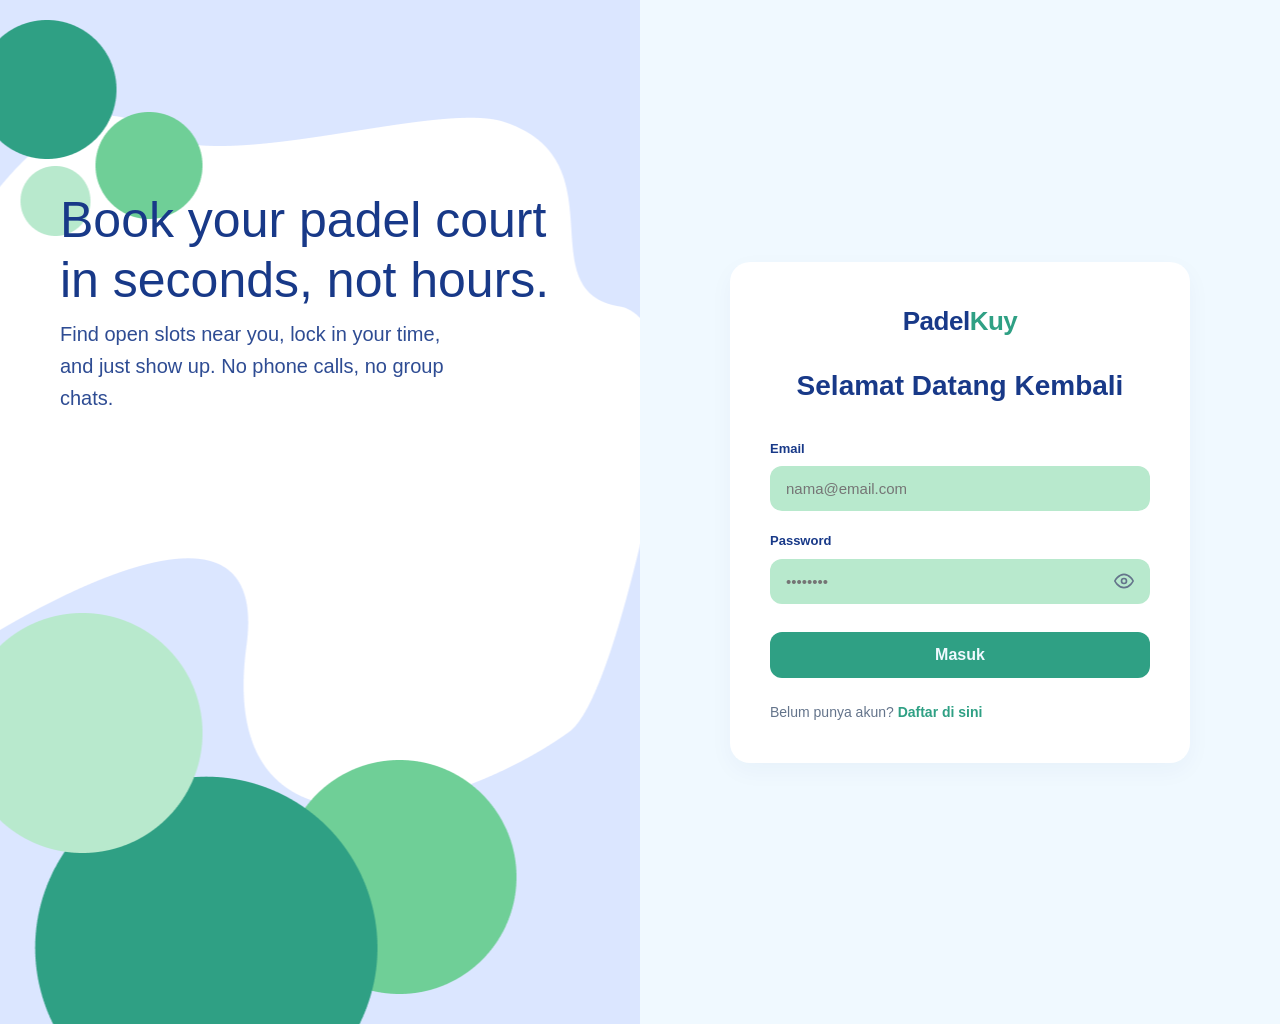
<file: public/admin.html>
<!DOCTYPE html>
<html lang="en">
<head>
<meta charset="UTF-8">
<meta name="viewport" content="width=device-width, initial-scale=1.0">
<meta http-equiv="Cache-Control" content="no-cache, no-store, must-revalidate">
<meta http-equiv="Pragma" content="no-cache">
<meta http-equiv="Expires" content="0">
<title>Admin Dashboard — PadelKuy</title>
<link rel="stylesheet" href="css/style.css">
</head>
<body>

  <nav class="navbar">
    <div class="logo">Padel<span>Kuy</span></div>
    <div id="nav-actions">
        <span class="profile-name" id="admin-name">Memuat...</span>
        <button id="btn-admin-logout" class="btn btn-ghost btn-logout">Logout</button>
    </div>
  </nav>

  <main class="admin-dashboard">

    <section class="admin-panel admin-venue-section">

      <div class="inline-edit-group" style="margin-bottom: 24px;">
        <label class="section-label">Nama Venue</label>
        <div id="venue-name-text" class="editable-text" contenteditable="true" style="font-size: 24px; font-weight: bold;"></div>
      </div>

      <div class="inline-edit-group" style="margin-bottom: 24px;">
        <label class="section-label">Kota / Location</label>
        <div id="venue-location-text" class="editable-text" contenteditable="true"></div>
      </div>

      <div class="inline-edit-group" style="margin-bottom: 24px;">
        <label class="section-label">Harga per Jam (Rp)</label>
        <input id="venue-price" type="number" min="0" step="1000" class="pill-input" style="width:200px; padding:8px;">
      </div>

      <div class="inline-edit-group" style="margin-bottom: 24px;">
        <label class="section-label">Tag (opsional)</label>
        <div id="venue-tag-text" class="editable-text" contenteditable="true"></div>
      </div>

      <div class="inline-edit-group">
        <label class="section-label">About</label>
        <div id="venue-about-text" class="editable-text" contenteditable="true"></div>
      </div>

      <div class="inline-edit-group" style="margin-top: 32px; margin-bottom: 24px;">
        <label class="section-label">Image Information</label>
        <div class="image-grid">
          <label class="image-slot" data-role="thumbnail">Upload Thumbnail<input type="file" accept="image/jpeg,image/png,image/webp" hidden></label>
          <label class="image-slot" data-role="main">Upload Main Image<input type="file" accept="image/jpeg,image/png,image/webp" hidden></label>
          <label class="image-slot" data-role="detail0">Upload Detail Image 1<input type="file" accept="image/jpeg,image/png,image/webp" hidden></label>
          <label class="image-slot" data-role="detail1">Upload Detail Image 2<input type="file" accept="image/jpeg,image/png,image/webp" hidden></label>
        </div>
      </div>

      <div class="inline-edit-group group-spaced">
        <label class="section-label">Facility</label>
        <div class="facility-grid" id="facility-container"></div>
        <div style="margin-top: 12px;">
          <input id="facility-input" class="pill-input" placeholder="Ketik fasilitas lalu Enter" style="padding:8px; width:260px;">
        </div>
      </div>

      <label class="section-label court-list-margin">Daftar Lapangan</label>
      <div id="courts-wrapper"></div>
      <button id="btn-add-court" class="dashed-add-btn" style="margin-bottom: 40px;">
          <svg xmlns="http://www.w3.org/2000/svg" width="24" height="24" viewBox="0 0 24 24" fill="none" stroke="#183988" stroke-width="2" stroke-linecap="round" stroke-linejoin="round"><rect x="3" y="3" width="18" height="18" rx="2" ry="2"></rect><line x1="12" y1="8" x2="12" y2="16"></line><line x1="8" y1="12" x2="16" y2="12"></line></svg>
      </button>

      <div class="save-container">
          <button id="btn-save-venue" class="btn-save-venue">Simpan Perubahan Venue</button>
      </div>
      <p id="admin-msg" style="margin-top:12px;"></p>

    </section>

    <section class="admin-panel admin-bookings-section">
      <h2>Manajemen Pesanan</h2>

      <div class="tabs">
        <button class="tab-btn active" data-filter="all">Semua</button>
        <button class="tab-btn" data-filter="pending">Menunggu Pembayaran</button>
        <button class="tab-btn" data-filter="paid">Lunas</button>
      </div>

      <div class="table-responsive">
        <table class="admin-table">
          <thead>
            <tr>
              <th>Kode</th>
              <th>Pemesan</th>
              <th>Lapangan</th>
              <th>Status</th>
              <th>Aksi</th>
            </tr>
          </thead>
          <tbody id="admin-bookings-table"></tbody>
        </table>
      </div>
    </section>
  </main>

  <script src="admin.js?v=pointc"></script>
</body>
</html>
</file>
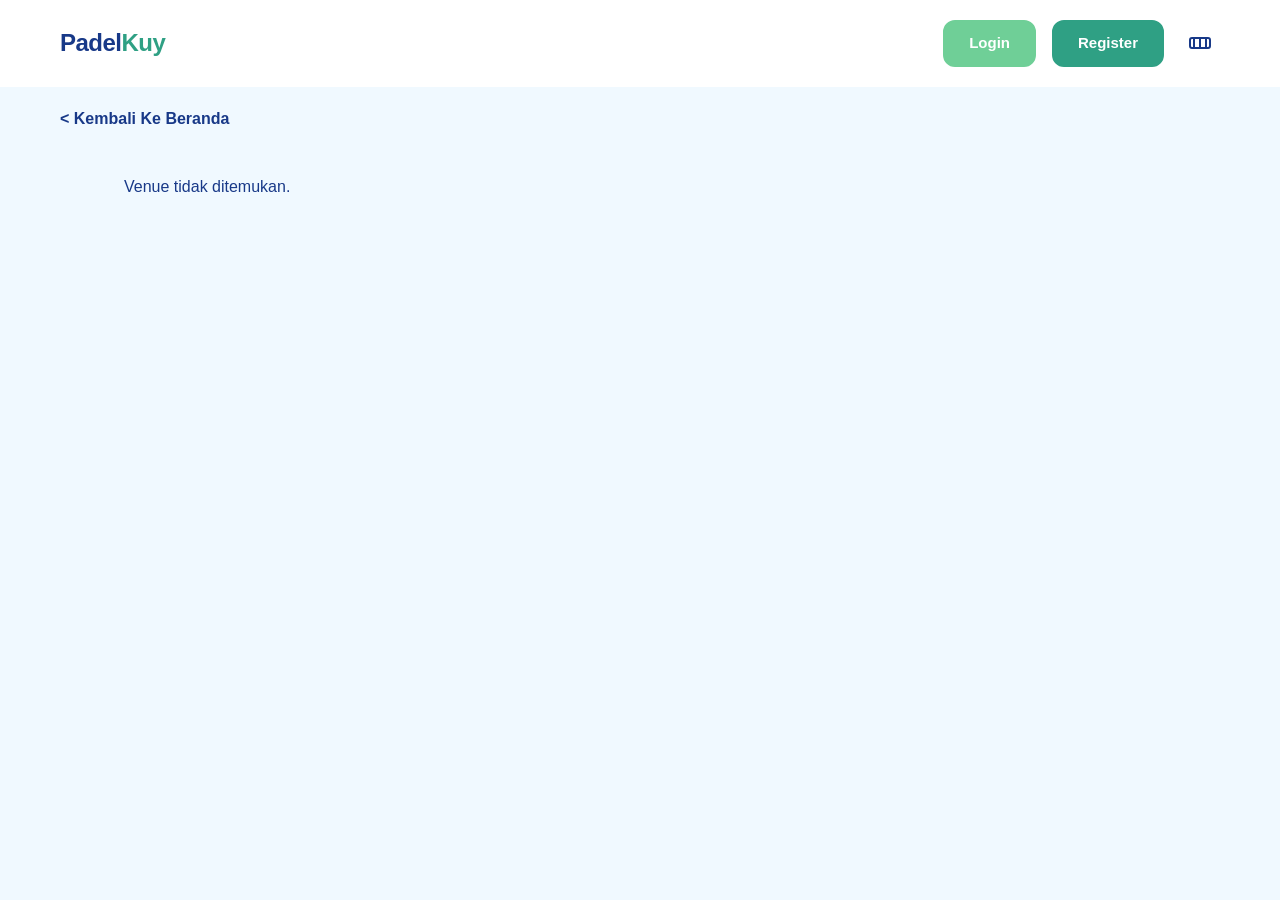
<file: public/detail.html>
<!DOCTYPE html>
<html lang="en">
<head>
<meta charset="UTF-8">
<meta name="viewport" content="width=device-width, initial-scale=1.0">
<title>Detail Venue — PadelKuy</title>
<link rel="stylesheet" href="css/style.css">
</head>
<body>

  <nav class="navbar">
    <div class="logo">Padel<span>Kuy</span></div>
    <div id="nav-actions"></div>
  </nav>

  <div class="back-container">
    <a href="index.html" class="btn-back">&lt; Kembali Ke Beranda</a>
  </div>

  <main class="detail-wrap" id="detail-container">
    </main>

  <script src="main.js"></script>
  <script src="detail.js"></script>
</body>
</html>
</file>
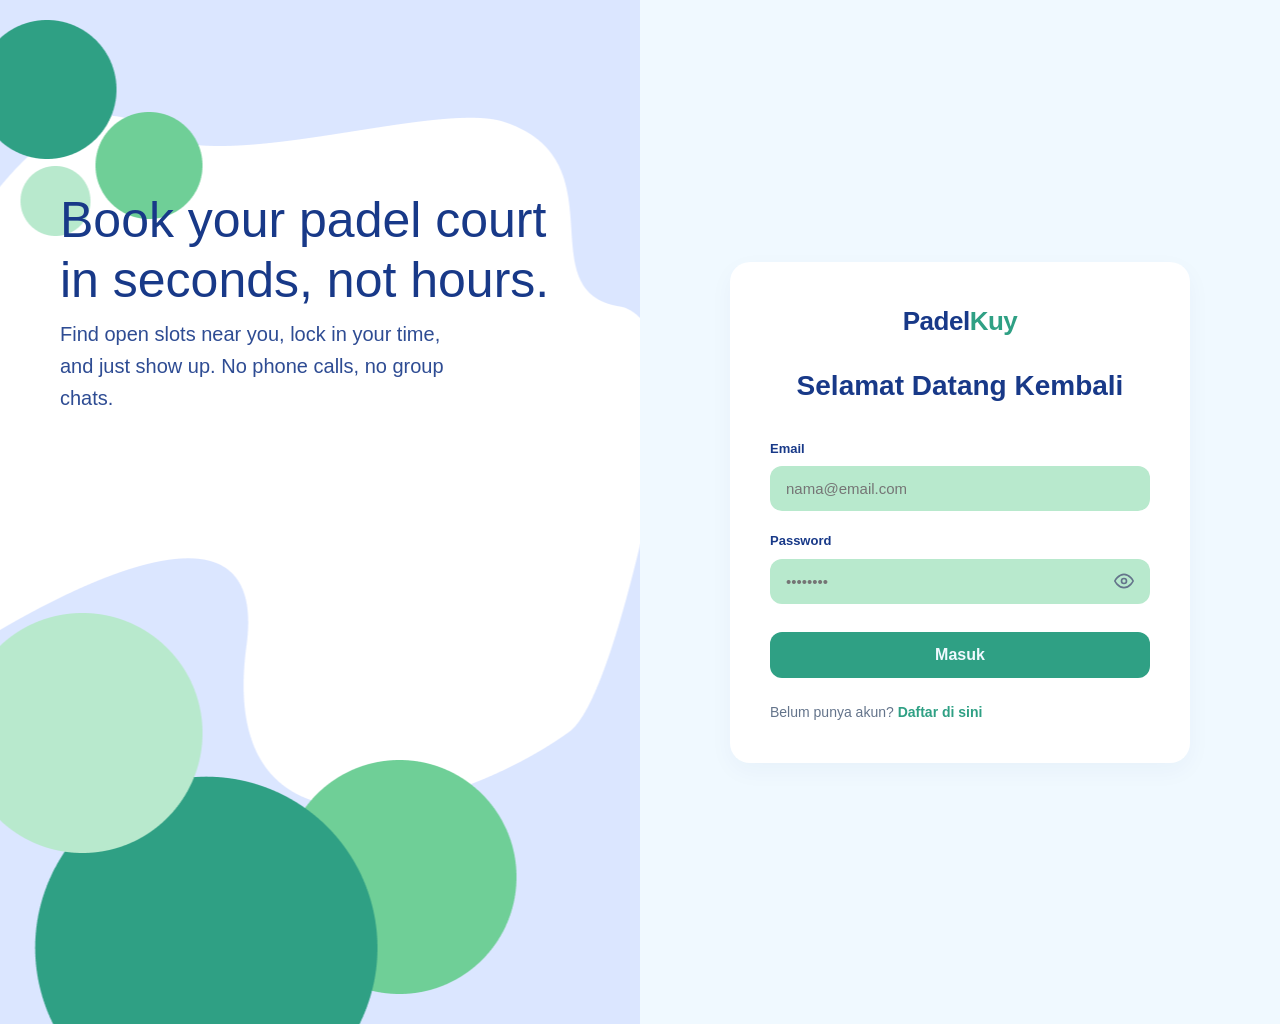
<file: public/login.html>
<!DOCTYPE html>
<html lang="en">
<head>
<meta charset="UTF-8">
<meta name="viewport" content="width=device-width, initial-scale=1.0">
<title>Login — PadelKuy</title>
<link rel="stylesheet" href="css/style.css">
</head>
<body class="auth-page">

  <div class="auth-hero">
    <h2>Book your padel court in seconds, not hours.</h2>
    <p>Find open slots near you, lock in your time, and just show up. No phone calls, no group chats.</p>
  </div>

  <div class="auth-form-side">
    <div class="auth-form-container">
      <div class="auth-header">
        <div class="auth-logo">Padel<span>Kuy</span></div>
        <h1>Selamat Datang Kembali</h1>
      </div>

      <form class="auth-form" id="login-form">
        <div class="field">
          <label>Email</label>
          <input type="email" id="email" required placeholder="nama@email.com" autocomplete="off">
        </div>
        
        <div class="field">
          <label>Password</label>
          <div class="password-wrapper">
            <input type="password" id="password" required placeholder="••••••••" autocomplete="current-password">
            <button type="button" class="btn-toggle-pass" tabindex="-1">
              <svg width="20" height="20" viewBox="0 0 24 24" fill="none" stroke="currentColor" stroke-width="2" stroke-linecap="round" stroke-linejoin="round"><path d="M1 12s4-8 11-8 11 8 11 8-4 8-11 8-11-8-11-8z"></path><circle cx="12" cy="12" r="3"></circle></svg>
            </button>
          </div>
        </div>
        
        <div id="login-error" style="color: red; font-size: 13px; display: none;"></div>
        <button type="submit" class="btn btn-primary auth-submit" id="btn-login">Masuk</button>
      </form>

      <div class="auth-footer">
        <p>Belum punya akun? <a href="register.html">Daftar di sini</a></p>
      </div>
    </div>
  </div>

  <script src="auth.js"></script>
</body>
</html>
</file>
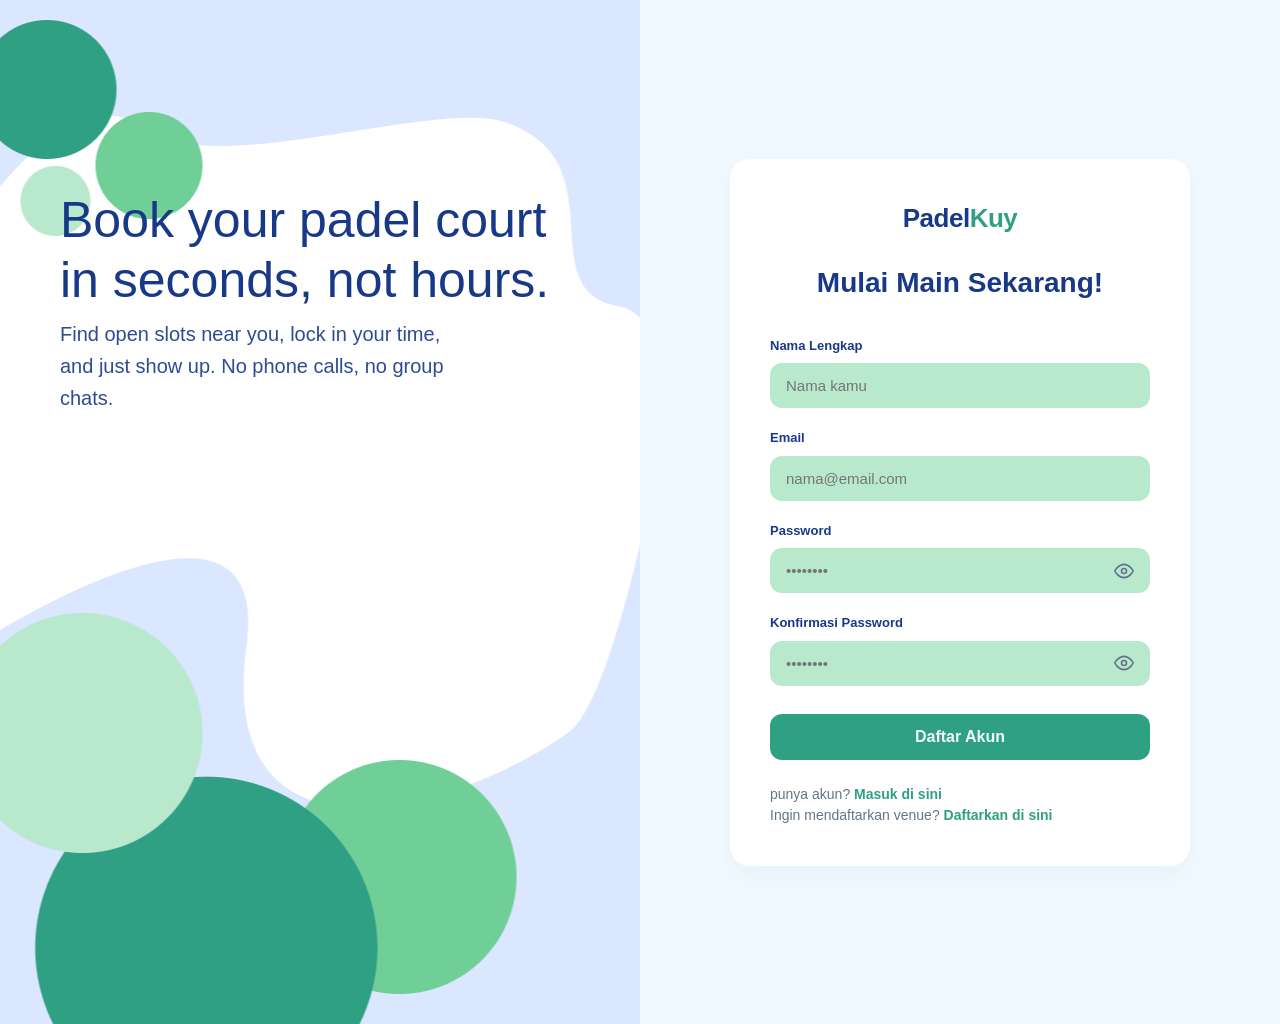
<file: public/register.html>
<!DOCTYPE html>
<html lang="en">
<head>
<meta charset="UTF-8">
<meta name="viewport" content="width=device-width, initial-scale=1.0">
<title>Register — PadelKuy</title>
<link rel="stylesheet" href="css/style.css">
</head>
<body class="auth-page">

  <div class="auth-hero">
    <h2>Book your padel court in seconds, not hours.</h2>
    <p>Find open slots near you, lock in your time, and just show up. No phone calls, no group chats.</p>
  </div>

  <div class="auth-form-side">
    <div class="auth-form-container">
      <div class="auth-header">
        <div class="auth-logo">Padel<span>Kuy</span></div>
        <h1>Mulai Main Sekarang!</h1>
      </div>

      <form class="auth-form" id="register-form">
        <div class="field">
          <label>Nama Lengkap</label>
          <input type="text" id="name" required placeholder="Nama kamu">
        </div>
        
        <div class="field">
          <label>Email</label>
          <input type="email" id="email" required placeholder="nama@email.com">
        </div>
        
        <div class="field">
          <label>Password</label>
          <div class="password-wrapper">
            <input type="password" id="password" required placeholder="••••••••">
            <button type="button" class="btn-toggle-pass" tabindex="-1">
              <svg width="20" height="20" viewBox="0 0 24 24" fill="none" stroke="currentColor" stroke-width="2" stroke-linecap="round" stroke-linejoin="round"><path d="M1 12s4-8 11-8 11 8 11 8-4 8-11 8-11-8-11-8z"></path><circle cx="12" cy="12" r="3"></circle></svg>
            </button>
          </div>
        </div>
        
        <div class="field">
          <label>Konfirmasi Password</label>
          <div class="password-wrapper">
            <input type="password" id="confirm_password" required placeholder="••••••••">
            <button type="button" class="btn-toggle-pass" tabindex="-1">
              <svg width="20" height="20" viewBox="0 0 24 24" fill="none" stroke="currentColor" stroke-width="2" stroke-linecap="round" stroke-linejoin="round"><path d="M1 12s4-8 11-8 11 8 11 8-4 8-11 8-11-8-11-8z"></path><circle cx="12" cy="12" r="3"></circle></svg>
            </button>
          </div>
        </div>
        
        <div id="register-error" style="color: red; font-size: 13px; display: none;"></div>
        <button type="submit" class="btn btn-primary auth-submit" id="btn-register">Daftar Akun</button>
      </form>

      <div class="auth-footer">
        <p>punya akun? <a href="login.html">Masuk di sini</a></p>
        <p>Ingin mendaftarkan venue? <a href="login.html">Daftarkan di sini</a></p>
      </div>
    </div>
  </div>

  <script src="auth.js"></script>
</body>
</html>
</file>
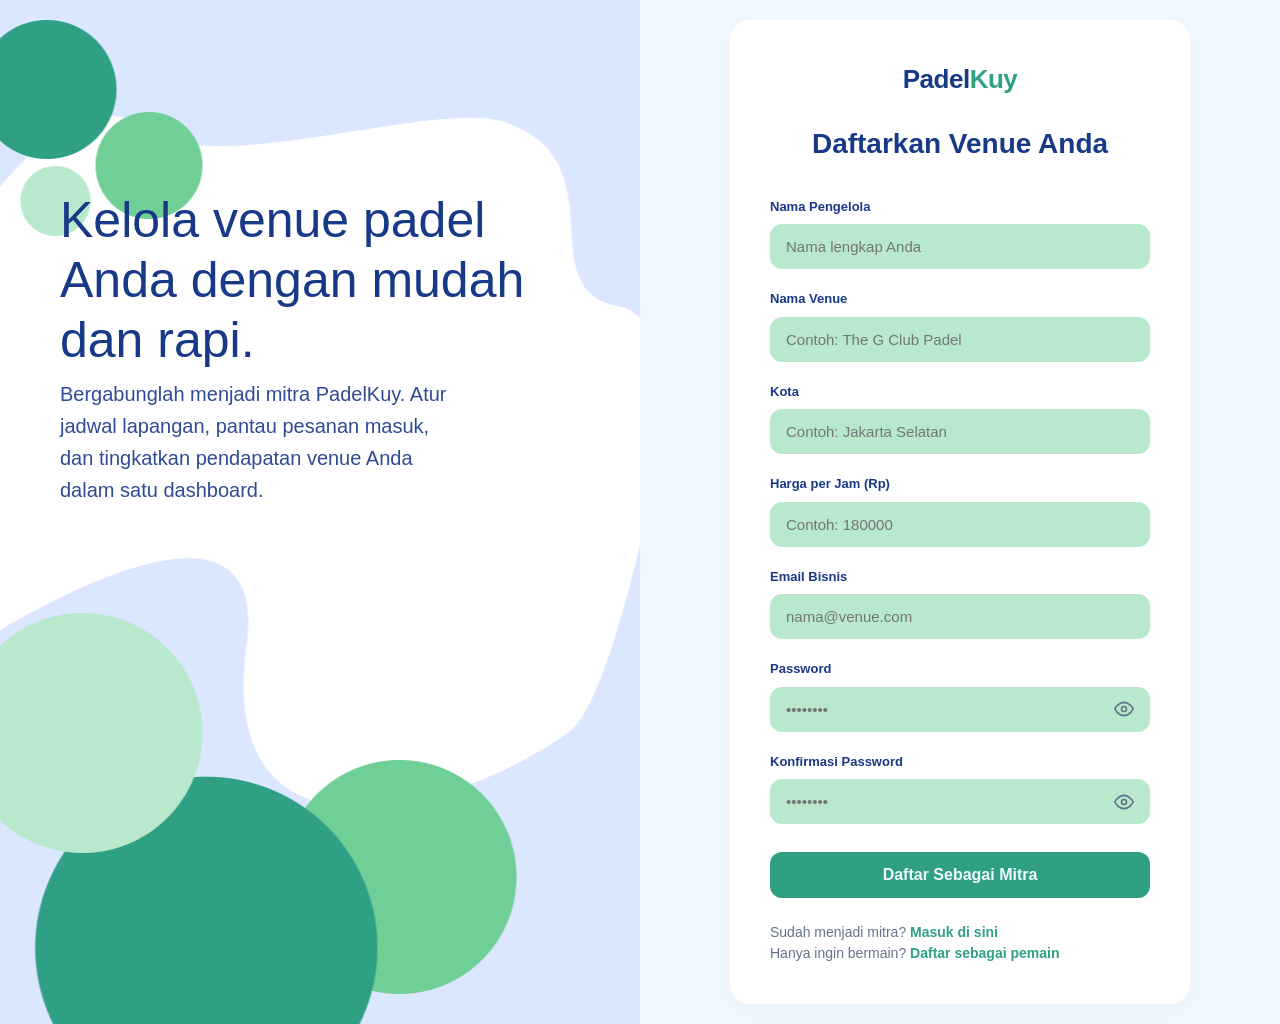
<file: public/registerai-admin.html>
<!DOCTYPE html>
<html lang="en">
<head>
<meta charset="UTF-8">
<meta name="viewport" content="width=device-width, initial-scale=1.0">
<title>Daftar Mitra — PadelKuy</title>
<link rel="stylesheet" href="css/style.css">
</head>
<body class="auth-page">

  <div class="auth-hero">
    <h2>Kelola venue padel Anda dengan mudah dan rapi.</h2>
    <p>Bergabunglah menjadi mitra PadelKuy. Atur jadwal lapangan, pantau pesanan masuk, dan tingkatkan pendapatan venue Anda dalam satu dashboard.</p>
  </div>

  <div class="auth-form-side">
    <div class="auth-form-container">
      <div class="auth-header">
        <div class="auth-logo">Padel<span>Kuy</span> <span class="badge-admin"></span></div>
        <h1>Daftarkan Venue Anda</h1>
      </div>

      <form class="auth-form" id="register-admin-form">
        <div class="field">
          <label>Nama Pengelola</label>
          <input type="text" id="admin-name" required placeholder="Nama lengkap Anda">
        </div>

        <div class="field">
          <label>Nama Venue</label>
          <input type="text" id="admin-venue" required placeholder="Contoh: The G Club Padel">
        </div>

        <div class="field">
          <label>Kota</label>
          <input type="text" id="admin-city" required placeholder="Contoh: Jakarta Selatan">
        </div>

        <div class="field">
          <label>Harga per Jam (Rp)</label>
          <input type="number" id="admin-price" required min="1" step="1000" placeholder="Contoh: 180000">
        </div>

        <div class="field">
          <label>Email Bisnis</label>
          <input type="email" id="admin-email" required placeholder="nama@venue.com">
        </div>
        
        <div class="field">
          <label>Password</label>
          <div class="password-wrapper">
            <input type="password" id="admin-password" required placeholder="••••••••">
            <button type="button" class="btn-toggle-pass" tabindex="-1">
              <svg width="20" height="20" viewBox="0 0 24 24" fill="none" stroke="currentColor" stroke-width="2" stroke-linecap="round" stroke-linejoin="round"><path d="M1 12s4-8 11-8 11 8 11 8-4 8-11 8-11-8-11-8z"></path><circle cx="12" cy="12" r="3"></circle></svg>
            </button>
          </div>
        </div>
        
        <div class="field">
          <label>Konfirmasi Password</label>
          <div class="password-wrapper">
            <input type="password" id="admin-confirm-password" required placeholder="••••••••">
            <button type="button" class="btn-toggle-pass" tabindex="-1">
              <svg width="20" height="20" viewBox="0 0 24 24" fill="none" stroke="currentColor" stroke-width="2" stroke-linecap="round" stroke-linejoin="round"><path d="M1 12s4-8 11-8 11 8 11 8-4 8-11 8-11-8-11-8z"></path><circle cx="12" cy="12" r="3"></circle></svg>
            </button>
          </div>
        </div>
        
        <div id="register-admin-error" style="color: red; font-size: 13px; display: none;"></div>
        <button type="submit" class="btn btn-primary auth-submit" id="btn-register-admin">Daftar Sebagai Mitra</button>
      </form>

      <div class="auth-footer">
        <p>Sudah menjadi mitra? <a href="login.html">Masuk di sini</a></p>
        <p>Hanya ingin bermain? <a href="register.html">Daftar sebagai pemain</a></p>
      </div>
    </div>
  </div>

  <script src="auth.js"></script>
</body>
</html>
</file>
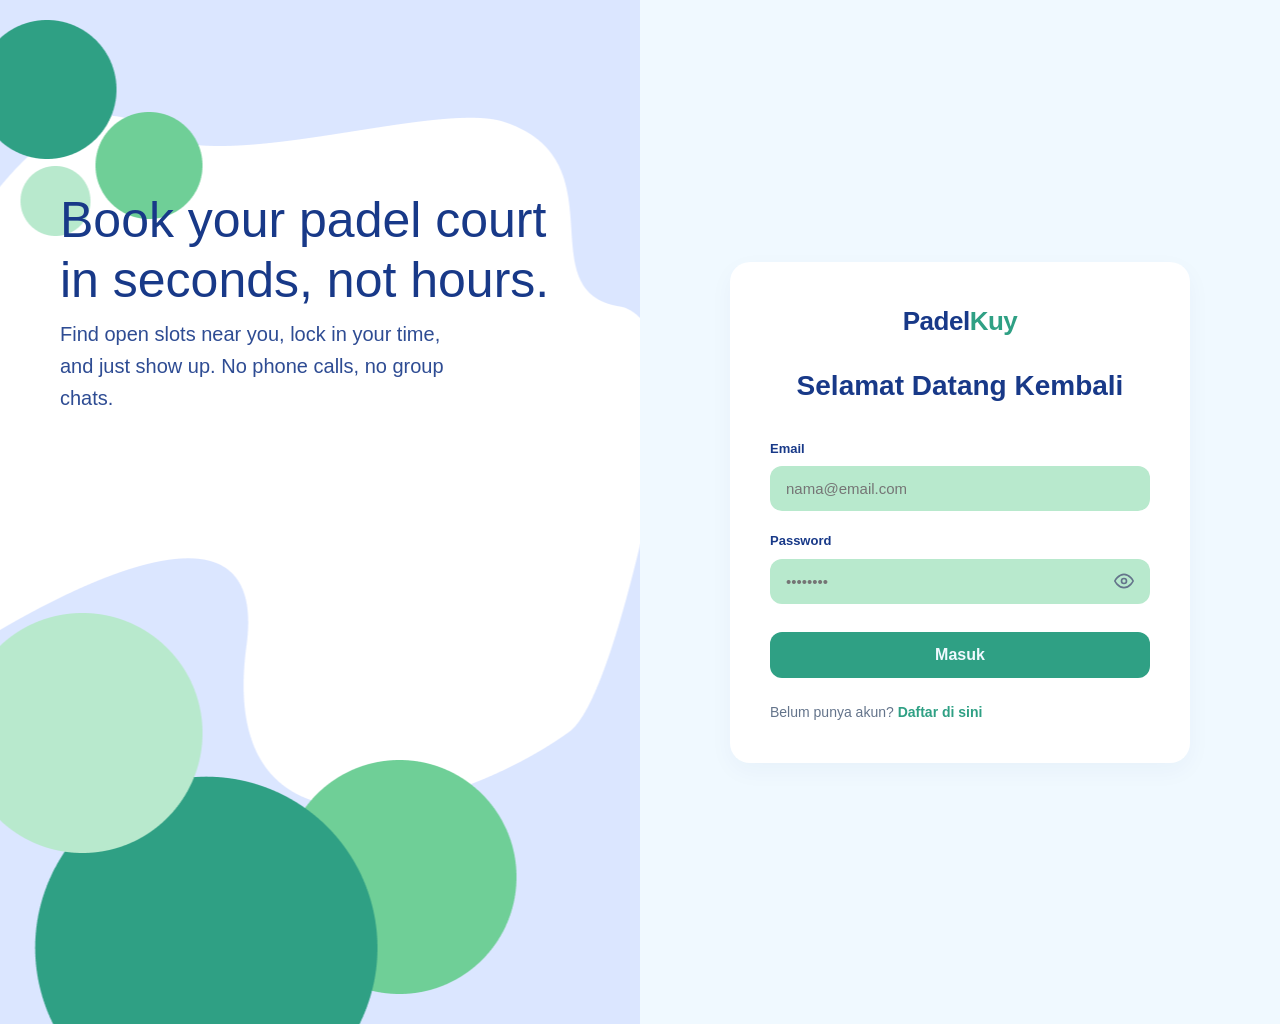
<file: public/riwayat.html>
<!DOCTYPE html>
<html lang="en">
<head>
<meta charset="UTF-8">
<meta name="viewport" content="width=device-width, initial-scale=1.0">
<title>Riwayat Pesanan — PadelKuy</title>
<link rel="stylesheet" href="css/style.css">
</head>
<body>

  <nav class="navbar">
    <div class="logo">Padel<span>Kuy</span></div>
    <div id="nav-actions"></div>
  </nav>

  <div class="back-container">
    <a href="index.html" class="btn-back">&lt; Kembali Ke Beranda</a>
  </div>

  <main class="riwayat-wrap">
    <h1 class="page-title">Riwayat Pesanan Saya</h1>

    <div class="tabs">
      <button class="tab-btn active" data-filter="all">Semua</button>
      <button class="tab-btn" data-filter="pending">Menunggu Pembayaran</button>
      <button class="tab-btn" data-filter="completed">Selesai</button>
    </div>

    <div id="bookings-container" class="bookings-list">
      </div>
  </main>

  <script src="main.js"></script>
  <script src="riwayat.js"></script>
</body>
</html>
</file>
<file: css/style.css>
:root {
  --neon: #41A67E;
  --neon-dim: #338665;
  --backcolor: #F0F9FF;
  --backcolor-soft: #fcfaff;
  --text: #183988;
  --muted: #64748B;
  --line: #E0F2FE;
}

* { box-sizing: border-box; margin: 0; padding: 0; }

body {
  font-family: -apple-system, "Segoe UI", Roboto, sans-serif;
  background: var(--backcolor);
  color: var(--text);
  line-height: 1.5;
}

a { color: inherit; text-decoration: none; }

.header {
  display: flex;
  background-color: var(--backcolor-soft);
  justify-content: space-between;
  align-items: center;
  padding: 20px 60px;
  border-bottom: none;
}

.logo { font-size: 24px; font-weight: 800; letter-spacing: -0.5px; }
.logo span { color: var(--neon); }

.btn {
  display: inline-block;
  padding: 10px 22px;
  border-radius: 8px;
  border: none;
  font-weight: 600;
  cursor: pointer;
  font-size: 14px;
  font-family: inherit;
  transition: transform 0.15s ease, background 0.2s ease;
}
.btn:hover { transform: translateY(-1px); }

.btn-primary { background: var(--neon); color: var(--backcolor); }
.btn-primary:hover { background: var(--neon-dim); }

.btn-ghost {
  background: transparent;
  color: var(--text);
  border: 1px solid #3a3f47;
}
.btn-ghost:hover { border-color: var(--neon); color: var(--neon); }

.footer {
  border-top: 1px solid var(--line);
  padding: 26px 60px;
  display: flex;
  justify-content: space-between;
  color: var(--muted);
  font-size: 13px;
}

/* Homepage */

.hero {
  padding: 90px 60px 70px;
  max-width: 1200px;
  margin: 0 auto;
  text-align: center
}

.hero h1 {
  font-size: 56px;
  font-weight: 800;
  line-height: 1.05;
  letter-spacing: -1.5px;
  max-width: 780px;
  margin-bottom: 18px;
  margin: 0 auto 18px auto;
}
.hero h1 em {
  color: var(--neon);
  font-style: normal;
  margin: 0 auto 18px auto;
}
.hero p {
  color: var(--muted);
  font-size: 18px;
  margin-bottom: 36px;
  max-width: 560px;
  margin: 0 auto 36px auto;
}

.search-bar {
  display: flex;
  gap: 12px;
  background: var(--backcolor-soft);
  padding: 12px;
  border-radius: 14px;
  max-width: 720px;
  align-items: center;
  border: 1px solid #353941;
  margin: 0 auto;
  text-align: left;
}

.search-field {
  flex: 1;
  display: flex;
  flex-direction: column;
  padding: 6px 14px;
}
.search-field + .search-field {
  border-left: 1px solid #3a3f47;
}
.search-field label {
  font-size: 11px;
  text-transform: uppercase;
  letter-spacing: 1px;
  color: var(--muted);
  margin-bottom: 4px;
}
.search-field input,
.search-field select {
  background: transparent;
  border: none;
  color: var(--text);
  font-size: 15px;
  outline: none;
  font-family: inherit;
  width: 100%;
}
.search-field input::placeholder { color: #5a5f68; }
.search-field select {
  cursor: pointer;
  -webkit-appearance: none;
  appearance: none;
  background-image: url("data:image/svg+xml,%3Csvg xmlns='http://www.w3.org/2000/svg' width='12' height='8' viewBox='0 0 12 8'%3E%3Cpath d='M1 1l5 5 5-5' stroke='%238b9099' stroke-width='1.5' fill='none' stroke-linecap='round'/%3E%3C/svg%3E");
  background-repeat: no-repeat;
  background-position: right 4px center;
  padding-right: 20px;
}
.search-field select option {
  background: var(--backcolor-soft);
  color: var(--text);
}

#date-picker-wrapper {
  position: relative;
}
.custom-select-display {
  color: #5a5f68;
  font-size: 15px;
  cursor: pointer;
  padding: 2px 0;
  display: flex;
  justify-content: space-between;
  align-items: center;
}
.custom-select-display.has-value {
  color: var(--text);
}
.calendar-popup {
  display: none;
  position: absolute;
  top: 100%;
  left: 0;
  width: 320px;
  background: var(--backcolor-soft);
  border: 1px solid var(--line);
  border-radius: 14px;
  padding: 20px;
  z-index: 1000;
  box-shadow: 0 10px 30px rgba(0,0,0,0.5);
  margin-top: 15px;
}
.calendar-popup.active {
  display: block;
}

.courts {
  padding: 30px 60px 80px;
  max-width: 1200px;
  margin: 0 auto;
}

.courts-header {
  display: flex;
  justify-content: space-between;
  align-items: baseline;
  margin-bottom: 28px;
}
.courts-header h2 { font-size: 28px; font-weight: 700; }
.courts-header .link { color: var(--neon); font-size: 14px; font-weight: 600; }

.court-grid {
  display: grid;
  grid-template-columns: repeat(4, 1fr);
  gap: 22px;
}

.court-card {
  background: var(--backcolor-soft);
  border-radius: 14px;
  overflow: hidden;
  border: 1px solid #2e323a;
  display: flex;
  flex-direction: column;
  transition: border-color 0.2s ease, transform 0.2s ease;
}
.court-card:hover {
  border-color: var(--neon);
  transform: translateY(-3px);
}

.court-image {
  height: 160px;
  overflow: hidden;
  background: #3a3f47;
}
.court-image img {
  width: 100%;
  height: 100%;
  object-fit: cover;
  display: block;
  transition: transform 0.3s ease;
}
.court-card:hover .court-image img { transform: scale(1.05); }

.court-body {
  padding: 18px 18px 20px;
  display: flex;
  flex-direction: column;
  gap: 8px;
  flex: 1;
}
.court-body h3 { font-size: 17px; font-weight: 700; }
.court-tag { font-size: 12px; color: var(--muted); }

.court-foot {
  margin-top: 14px;
  display: flex;
  justify-content: space-between;
  align-items: center;
}
.price { font-size: 16px; font-weight: 700; }
.price small { color: var(--muted); font-weight: 400; font-size: 12px; }

/* Detail Page */

.back-container {
  max-width: 1200px;
  margin: 0 auto;
  padding: 20px 60px 0; 
}

.btn-back {
  display: inline-flex;
  align-items: center;
  gap: 8px;
  color: var(--neon); 
  font-weight: 600;
  font-size: 14px;
  transition: transform 0.2s ease, color 0.2s ease;
  text-decoration: none;
}

.btn-back i {
  font-size: 12px;
}

.btn-back:hover {
  color: var(--neon-dim);
  transform: translateX(-5px); 
}

.detail-wrap {
  max-width: 1200px;
  margin: 0 auto;
  padding: 28px 60px 70px;
  display: grid;
  grid-template-columns: 1.4fr 1fr;
  gap: 40px;
}

.court-hero-img {
  height: 380px;
  border-radius: 16px;
  overflow: hidden;
  background: #3a3f47;
  margin-bottom: 26px;
}
.court-hero-img img {
  width: 100%;
  height: 100%;
  object-fit: cover;
  display: block;
}

.court-previews {
  display: grid;
  grid-template-columns: repeat(3, 1fr);
  gap: 10px;
  margin-bottom: 26px;
}

.preview-thumb {
  height: 110px;
  border-radius: 10px;
  overflow: hidden;
  background: #3a3f47;
  cursor: pointer;
  transition: filter 0.2s ease, transform 0.2s ease;
}
.preview-thumb:hover {
  filter: brightness(1.15);
  transform: translateY(-2px);
}
.preview-thumb img {
  width: 100%;
  height: 100%;
  object-fit: cover;
  display: block;
}

.court-title {
  font-size: 34px;
  font-weight: 800;
  letter-spacing: -0.8px;
  margin-bottom: 6px;
}
.court-loc {
  color: var(--muted);
  font-size: 15px;
  margin-bottom: 28px;
}
.court-loc::before { content: "📍 "; }

.section-title {
  font-size: 18px;
  font-weight: 700;
  margin-bottom: 14px;
}

.about-text {
  color: #c0c4cc;
  font-size: 15px;
  margin-bottom: 30px;
}

.amenities {
  display: grid;
  grid-template-columns: repeat(2, 1fr);
  gap: 10px 20px;
  list-style: none;
}
.amenities li {
  background: var(--backcolor-soft);
  border: 1px solid var(--line);
  padding: 12px 14px;
  border-radius: 10px;
  font-size: 14px;
  display: flex;
  align-items: center;
  gap: 10px;
}
.amenities li::before { content: "✓"; color: var(--neon); font-weight: 700; }

.booking-widget {
  background: var(--backcolor-soft);
  border: 1px solid var(--line);
  border-radius: 16px;
  padding: 26px;
  position: sticky;
  top: 24px;
  height: fit-content;
}

.price-row {
  display: flex;
  justify-content: space-between;
  align-items: baseline;
  margin-bottom: 22px;
  padding-bottom: 18px;
  border-bottom: 1px solid var(--line);
}
.price-row .price { font-size: 24px; font-weight: 800; }
.price-row .price small { color: var(--muted); font-weight: 400; font-size: 13px; }
.rating { color: var(--neon); font-size: 14px; font-weight: 600; }

.calendar-head {
  display: flex;
  justify-content: space-between;
  align-items: center;
  margin-bottom: 12px;
}
.calendar-head h4 { font-size: 15px; font-weight: 700; }
.calendar-nav { display: flex; gap: 6px; }
.calendar-nav button {
  background: transparent;
  border: 1px solid #3a3f47;
  color: var(--text);
  width: 28px;
  height: 28px;
  border-radius: 6px;
  cursor: pointer;
}

.calendar {
  display: grid;
  grid-template-columns: repeat(7, 1fr);
  gap: 4px;
  margin-bottom: 24px;
}
.day-label {
  text-align: center;
  font-size: 11px;
  color: var(--muted);
  text-transform: uppercase;
  padding: 6px 0;
}
.date-cell {
  aspect-ratio: 1 / 1;
  display: flex;
  align-items: center;
  justify-content: center;
  font-size: 13px;
  border-radius: 8px;
  cursor: pointer;
  background-color: #ebebeb;
  color: var(--text);
  transition: background 0.15s ease;
}
.date-cell:hover { background: var(--line); }
.date-cell.muted { color: var(--text); cursor: default; }
.date-cell.muted:hover { background: transparent; }
.date-cell.past {
  color: var(--text);
  background: transparent;
  cursor: not-allowed;
}
.date-cell.past:hover { background: transparent; }
a.date-cell.today {
  border: 1px solid var(--neon);
  color: var(--neon);
  font-weight: 600;
}

.court-section { display: none; }
#court-1 { display: block; }

body:has(#court-2:target) #court-1,
body:has(#court-3:target) #court-1,
body:has(#court-4:target) #court-1,
body:has(#c2-slots-26:target) #court-1, body:has(#c2-slots-27:target) #court-1,
body:has(#c2-slots-28:target) #court-1, body:has(#c2-slots-29:target) #court-1,
body:has(#c2-slots-30:target) #court-1,
body:has(#c3-slots-26:target) #court-1, body:has(#c3-slots-27:target) #court-1,
body:has(#c3-slots-28:target) #court-1, body:has(#c3-slots-29:target) #court-1,
body:has(#c3-slots-30:target) #court-1,
body:has(#c4-slots-26:target) #court-1, body:has(#c4-slots-27:target) #court-1,
body:has(#c4-slots-28:target) #court-1, body:has(#c4-slots-29:target) #court-1,
body:has(#c4-slots-30:target) #court-1 { display: none; }

body:has(#court-2:target) #court-2,
body:has(#c2-slots-26:target) #court-2, body:has(#c2-slots-27:target) #court-2,
body:has(#c2-slots-28:target) #court-2, body:has(#c2-slots-29:target) #court-2,
body:has(#c2-slots-30:target) #court-2 { display: block; }

body:has(#court-3:target) #court-3,
body:has(#c3-slots-26:target) #court-3, body:has(#c3-slots-27:target) #court-3,
body:has(#c3-slots-28:target) #court-3, body:has(#c3-slots-29:target) #court-3,
body:has(#c3-slots-30:target) #court-3 { display: block; }

body:has(#court-4:target) #court-4,
body:has(#c4-slots-26:target) #court-4, body:has(#c4-slots-27:target) #court-4,
body:has(#c4-slots-28:target) #court-4, body:has(#c4-slots-29:target) #court-4,
body:has(#c4-slots-30:target) #court-4 { display: block; }

body:has(#c1-slots-26:target) a[href="#c1-slots-26"],
body:has(#c1-slots-27:target) a[href="#c1-slots-27"],
body:has(#c1-slots-28:target) a[href="#c1-slots-28"],
body:has(#c1-slots-29:target) a[href="#c1-slots-29"],
body:has(#c1-slots-30:target) a[href="#c1-slots-30"],
body:has(#c2-slots-26:target) a[href="#c2-slots-26"],
body:has(#c2-slots-27:target) a[href="#c2-slots-27"],
body:has(#c2-slots-28:target) a[href="#c2-slots-28"],
body:has(#c2-slots-29:target) a[href="#c2-slots-29"],
body:has(#c2-slots-30:target) a[href="#c2-slots-30"],
body:has(#c3-slots-26:target) a[href="#c3-slots-26"],
body:has(#c3-slots-27:target) a[href="#c3-slots-27"],
body:has(#c3-slots-28:target) a[href="#c3-slots-28"],
body:has(#c3-slots-29:target) a[href="#c3-slots-29"],
body:has(#c3-slots-30:target) a[href="#c3-slots-30"],
body:has(#c4-slots-26:target) a[href="#c4-slots-26"],
body:has(#c4-slots-27:target) a[href="#c4-slots-27"],
body:has(#c4-slots-28:target) a[href="#c4-slots-28"],
body:has(#c4-slots-29:target) a[href="#c4-slots-29"],
body:has(#c4-slots-30:target) a[href="#c4-slots-30"] {
  background: var(--neon);
  color: var(--backcolor);
  font-weight: 700;
  border: none;
}

.slots-wrap { margin-bottom: 20px; }

.slots-prompt {
  color: var(--muted);
  font-size: 13px;
  text-align: center;
  padding: 18px 14px;
  border: 1px dashed #3a3f47;
  border-radius: 10px;
}
body:has(.slot-group:target) .slots-prompt { display: none; }

.slot-group { display: none; }
.slot-group:target { display: block; }
.slot-group .slots-label {
  font-size: 13px;
  font-weight: 600;
  color: var(--text);
  margin-bottom: 10px;
}

.slots { display: flex; flex-wrap: wrap; gap: 8px; margin-bottom: 24px; }
.slot-option { display: contents; }

.court-tabs {
  display: flex;
  gap: 6px;
  margin-bottom: 14px;
}
.court-tab {
  flex: 1;
  text-align: center;
  padding: 7px 4px;
  border-radius: 8px;
  border: 1px solid #3a3f47;
  font-size: 12px;
  cursor: pointer;
  color: var(--muted);
  user-select: none;
  transition: border-color 0.15s, background 0.15s, color 0.15s;
}
.court-tab:hover { border-color: var(--neon); color: var(--text); }

.court-slots { display: none; }
.court-slots .slots { margin-bottom: 0; }

.slot-group input:nth-of-type(1):checked ~ div:nth-of-type(2) { display: block; }
.slot-group input:nth-of-type(2):checked ~ div:nth-of-type(3) { display: block; }
.slot-group input:nth-of-type(3):checked ~ div:nth-of-type(4) { display: block; }

.slot-group input:nth-of-type(1):checked ~ .court-tabs .court-tab:nth-child(1),
.slot-group input:nth-of-type(2):checked ~ .court-tabs .court-tab:nth-child(2),
.slot-group input:nth-of-type(3):checked ~ .court-tabs .court-tab:nth-child(3) {
  background: var(--neon);
  color: var(--backcolor);
  border-color: var(--neon);
  font-weight: 700;
}

.sr-only {
  position: absolute;
  width: 1px;
  height: 1px;
  overflow: hidden;
  clip: rect(0, 0, 0, 0);
  white-space: nowrap;
}

.slot {
  background: #ebebeb;
  padding: 8px 14px;
  border-radius: 999px;
  color: var(--text);
  font-size: 13px;
  cursor: pointer;
  font-family: inherit;
  transition: border-color 0.15s, background 0.15s, color 0.15s;
}
.slot:hover { border-color: var(--neon); }
.slot-option input:checked + .slot {
  background: var(--neon);
  color: var(--backcolor);
  border-color: var(--neon);
  font-weight: 700;
}
.slot.taken {
  color: var(--muted);
  background: transparent;
  text-decoration: line-through;
  cursor: not-allowed;
  border: 1px solid #2e323a;
}
.booking-form {
  display: flex;
  flex-direction: column;
  gap: 12px;
  border-top: 1px solid var(--line);
  padding-top: 20px;
}
.booking-form label {
  font-size: 12px;
  color: var(--muted);
  text-transform: uppercase;
  letter-spacing: 0.5px;
}
.booking-form input {
  background: var(--backcolor);
  border: 1px solid #3a3f47;
  color: var(--text);
  padding: 11px 14px;
  border-radius: 8px;
  font-size: 14px;
  font-family: inherit;
  outline: none;
}
.booking-form input:focus { border-color: var(--neon); }
.field { display: flex; flex-direction: column; gap: 5px; }
.confirm-btn { margin-top: 8px; padding: 14px; font-size: 15px; width: 100%; }

/* Auth Page */

.auth-page { display: flex; flex-direction: column; min-height: 100vh; }

.auth-wrap {
  flex: 1;
  display: flex;
  align-items: center;
  justify-content: center;
  padding: 40px 24px;
}

.auth-card {
  background: var(--backcolor-soft);
  border: 1px solid var(--line);
  border-radius: 20px;
  padding: 40px;
  width: 100%;
  max-width: 420px;
}

.auth-header { text-align: center; margin-bottom: 32px; }

.auth-logo {
  font-size: 26px;
  font-weight: 800;
  letter-spacing: -0.5px;
  margin-bottom: 20px;
}
.auth-logo span { color: var(--neon); }

.auth-header h1 {
  font-size: 24px;
  font-weight: 700;
  margin-bottom: 6px;
}
.auth-header p { color: var(--muted); font-size: 14px; }

.auth-form {
  display: flex;
  flex-direction: column;
  gap: 16px;
  margin-bottom: 20px;
}
.auth-form .field label {
  display: flex;
  justify-content: space-between;
  align-items: center;
  font-size: 12px;
  color: var(--muted);
  text-transform: uppercase;
  letter-spacing: 0.5px;
  margin-bottom: 6px;
}
.forgot-link { color: var(--neon); font-size: 12px; text-transform: none; letter-spacing: 0; }
.forgot-link:hover { text-decoration: underline; }

.auth-form input {
  width: 100%;
  background: var(--backcolor);
  border: 1px solid #3a3f47;
  color: var(--text);
  padding: 12px 14px;
  border-radius: 10px;
  font-size: 15px;
  font-family: inherit;
  outline: none;
  transition: border-color 0.15s;
}
.auth-form input:focus { border-color: var(--neon); }

.auth-submit { width: 100%; padding: 14px; font-size: 15px; margin-top: 4px; }

.auth-divider {
  display: flex;
  align-items: center;
  gap: 12px;
  color: var(--muted);
  font-size: 12px;
  margin-bottom: 16px;
}
.auth-divider::before,
.auth-divider::after {
  content: "";
  flex: 1;
  height: 1px;
  background: var(--line);
}

.btn-social {
  width: 100%;
  background: var(--backcolor);
  border: 1px solid #3a3f47;
  color: var(--text);
  padding: 12px;
  font-size: 14px;
  display: flex;
  align-items: center;
  justify-content: center;
  gap: 10px;
  margin-bottom: 24px;
}
.btn-social:hover { border-color: #5a5f68; transform: translateY(-1px); }

.auth-footer {
  text-align: center;
  color: var(--muted);
  font-size: 13px;
}
.auth-footer a { color: var(--neon); font-weight: 600; }
.auth-footer a:hover { text-decoration: underline; }


/* Responsive */

@media (max-width: 900px) {
  .header, .footer { padding-left: 24px; padding-right: 24px; }

  .hero { padding: 60px 24px 48px; }
  .hero h1 { font-size: 40px; }
  .search-bar { flex-wrap: wrap; }
  .search-field + .search-field { border-left: none; }

  .courts { padding: 24px 24px 60px; }
  .court-grid { grid-template-columns: repeat(2, 1fr); }

.court-previews { grid-template-columns: repeat(3, 1fr); gap: 8px; }
  .preview-thumb { height: 80px; }

  .breadcrumb { padding-left: 24px; padding-right: 24px; }
  .detail-wrap {
    grid-template-columns: 1fr;
    padding: 24px;
  }
  .court-title { font-size: 26px; }
  .booking-widget { position: static; }
}
</file>
<file: public/css/style.css>
:root {
  --neon: #2FA084;
  --neon-dim: #6FCF97;
  --backcolor: #F0F9FF;
  --backcolor-soft: #ffffff;
  --text: #183988;
  --muted: #64748B;
  --line: #B8E9CD;
}

* { box-sizing: border-box; margin: 0; padding: 0; 
    -ms-overflow-style: none;
    scrollbar-width: none;}
*::-webkit-scrollbar {
    display: none;
}

body {
  font-family: -apple-system, "Segoe UI", Roboto, sans-serif;
  background: var(--backcolor);
  color: var(--text);
  line-height: 1.5;
}

a { color: inherit; text-decoration: none; }

.navbar {
  display: flex;
  background-color: var(--backcolor-soft);
  justify-content: space-between;
  align-items: center;
  padding: 20px 60px;
  border-bottom: none;
}

.logo { font-size: 24px; font-weight: 800; letter-spacing: -0.5px; }
.logo span { color: var(--neon); }

/* Layout Navbar Actions */
#nav-actions {
    display: flex;
    align-items: center;
    gap: 16px; /* Jarak antar tombol */
}

/* --- Styling Button Login & Register --- */
.nav-btn {
    padding: 10px 24px;
    border-radius: 12px; 
    font-weight: 600;
    font-size: 15px;
    transition: 0.2s ease;
    text-align: center;
    cursor: pointer;
}

/* Tombol Login (Gaya Outline / Garis) */
.btn-login {
    background: var(--neon-dim);
    color: var(--backcolor-soft);
    border: 2px solid var(--neon-dim);
}

.btn-login:hover {
    background: var(--neon-dim);
    border: 2px solid var(--neon);
}

/* Tombol Register (Gaya Solid / Persis Tombol Search) */
.btn-register {
    background: var(--neon);
    color: #fff;
    border: 2px solid var(--neon);
}

.btn-register:hover {
    background: var(--neon-dim);
    border-color: var(--neon-dim);
}

/* --- Teks Profil (Saat Logged In) --- */
.profile-name {
    font-weight: 600;
    color: var(--backcolor-soft);
    background: var(--neon);
    padding: 8px 16px;
    border-radius: 12px;
    font-size: 16px;
    margin-right: 8px; /* Memberi jarak ke ikon tiket */
}

/* Wrapper Ikon Tiket */
.ticket-icon-wrapper {
    position: relative;
    display: flex;
    align-items: center;
    color: var(--text);
    transition: 0.2s ease;
    padding: 8px; /* Area klik diperbesar sedikit */
}

.ticket-icon-wrapper:hover {
    color: var(--neon);
}

/* Titik Merah Notifikasi */
.notif-badge {
    position: absolute;
    top: 4px;
    right: 2px;
    width: 10px;
    height: 10px;
    background-color: #ff3b30; 
    border-radius: 50%;
    border: 2px solid var(--backcolor-soft); 
}

.btn {
  display: inline-block;
  padding: 10px 22px;
  border-radius: 8px;
  border: none;
  font-weight: 600;
  cursor: pointer;
  font-size: 14px;
  font-family: inherit;
  transition: transform 0.15s ease, background 0.2s ease;
}
.btn:hover { transform: translateY(-1px); }

.btn-primary { background: var(--neon); color: var(--backcolor); }
.btn-primary:hover { background: var(--neon-dim); }

.btn-ghost {
  background: transparent;
  color: var(--text);
  border: 1px solid #3a3f47;
}
.btn-ghost:hover { border-color: var(--neon); color: var(--neon); }

.footer {
  padding: 26px 60px;
  display: flex;
  justify-content: space-between;
  color: var(--muted);
  font-size: 13px;
}

/* ─── Homepage ─────────────────────────────────────────── */

.hero {
  padding: 80px 40px 40px;
  max-width: 60%;
  margin: 0 auto;
  text-align: center
}

.hero h1 {
  font-size: 50px;
  font-weight: 700;
  line-height: 1.2;
  max-width: 550px;
  margin-bottom: 16px;
  margin: 0 auto 16px auto;
}
.hero h1 em {
  color: var(--neon);
  font-style: normal;
  margin: 0 auto 18px auto;
}
.hero p {
  color: var(--muted);
  font-size: 20px;
  margin-bottom: 36px;
  max-width: 550px;
  margin: 0 auto 30px auto;
}

/* search   */
.search-bar {
  display: flex;
  align-items: center;
  background: var(--backcolor-soft);
  border-radius: 24px;
  padding: 12px 12px 12px 24px;
  max-width: 864px;
  height: 90px;
  margin: 0 auto;
  box-shadow: 0 4px 20px rgba(0, 0, 0, 0.05);
  border: none;
}

/* --- Grup Input & Icon --- */
.input-group {
    display: flex;
    align-items: center;
    height: 100%;
    position: relative;
}

.input-icon {
    color: var(--text);
    margin-right: 12px;
    flex-shrink: 0;
}

.location-group {
    flex: 0.45;
    border-right: 3px solid var(--text); 
    padding-right: 20px;
}

.date-group {
    flex: 0.55;
    padding-left: 20px;
    cursor: pointer;
}

.search-bar select {
    border: none;
    outline: none;
    padding: 14px 0;
    font-size: 16px;
    flex: 1;
    background: transparent;
    color: var(--text);
    cursor: pointer;
    font-family: inherit;
}

.date-placeholder {
    font-size: 16px;
    color: var(--muted); /* Warna agak redup saat belum dipilih */
    flex: 1;
    user-select: none;
}

.date-placeholder.has-value {
    color: var(--text); /* Berubah gelap saat tanggal sudah dipilih */
    font-weight: 500;
}

/* Tombol Search menyesuaikan warna brand */
#search-btn {
    background: var(--neon);
    color: #fff;
    border: none;
    border-radius: 12px;
    padding: 16px 32px;
    font-size: 16px;
    font-weight: 600;
    cursor: pointer;
    transition: 0.2s ease;
}

#search-btn:hover {
    background: var(--neon-dim);

}

/* calendar */
.calendar-popup {
    position: absolute;
    top: calc(100% + 15px); /* Jarak dari search bar */
    left: 0;
    width: 320px;
    background: #fff;
    border-radius: 16px;
    padding: 20px;
    box-shadow: 0 10px 30px rgba(0, 0, 0, 0.1);
    border: 1px solid var(--line);
    z-index: 100;
    
    /* Disembunyikan secara default */
    opacity: 0;
    visibility: hidden;
    transform: translateY(-10px);
    transition: all 0.3s ease;
}

/* Muncul saat class active ditambahkan oleh JavaScript */
.calendar-popup.active {
    opacity: 1;
    visibility: visible;
    transform: translateY(0);
}

/* Header Kalender (Bulan & Tombol Navigasi) */
.calendar-header {
    display: flex;
    justify-content: space-between;
    align-items: center;
    margin-bottom: 20px;
    font-weight: 600;
    color: var(--text);
}

.calendar-header button {
    background: var(--backcolor-soft);
    border: none;
    width: 32px;
    height: 32px;
    border-radius: 8px;
    cursor: pointer;
    font-size: 16px;
    color: var(--text);
    transition: 0.2s;
}

.calendar-header button:hover {
    background: var(--line);
}

/* Grid Kalender (7 Kolom untuk Hari) */
.calendar-grid {
    display: grid;
    grid-template-columns: repeat(7, 1fr);
    gap: 8px;
    text-align: center;
}

/* Label Hari (Su, Mo, Tu, dll) */
.day-label {
    font-size: 12px;
    font-weight: 600;
    color: var(--muted);
    margin-bottom: 8px;
    text-transform: uppercase;
}

/* Kotak Tanggal */
.date-cell {
    padding: 8px 0;
    border-radius: 8px;
    font-size: 14px;
    cursor: pointer;
    transition: 0.2s ease;
    background: var(--neon-dim); 
    color: #fff; 
    font-weight: 500;
}

.date-cell:hover:not(.empty):not(.past) {
    background: var(--neon); 
    transform: scale(1.05); 
}
/* Tanggal yang kosong atau sudah lewat */
.date-cell.empty,
.date-cell.past {
    background: var(--line);
    color: #fff;
    pointer-events: none;
}
.date-cell.empty:empty {
    background: transparent;
}

/* Styling Header Section (Garis bawah panjang) */
.section-header {
    display: flex;
    justify-content: space-between;
    align-items: flex-end;
    width: 80%;
    max-width: 1152px;
    margin: 30px auto 20px auto;
    padding-bottom: 15px;
    border-bottom: 1px solid var(--text);
}

.section-header h2 {
    font-size: 24px;
    font-weight: 600;
    color: var(--text);
    margin: 0;
}

.section-header a {
    color: var(--text);
    font-size: 18px;
    font-weight: 500;
}

/* Jarak untuk Grid Venue agar sejajar dengan header */
/* Jarak untuk Grid Venue agar sejajar dengan header */
.venue-grid {
    display: grid;
    grid-template-columns: repeat(auto-fill, minmax(300px, 1fr));
    gap: 24px;
    width: 80%;
    max-width: 1200px;
    margin: 0 auto;
}

.court-card {
    background: #ffffff;
    border: none;
    border-radius: 16px;
    overflow: hidden;
    transition: transform 0.2s, box-shadow 0.2s;
    display: flex;
    flex-direction: column;
}

.court-card:hover {
    border-color: var(--neon);
    transform: translateY(-3px);
    box-shadow: 0 12px 24px rgba(24, 57, 136, 0.08); /* Tambahan shadow halus saat di-hover */
}

.court-image {
    width: 100%;
    height: 200px; 
    overflow: hidden;
    border-radius: 16px 16px 0 0; 
}

.court-image img {
    width: 100%;
    height: 100%;
    object-fit: cover;
    display: block;
    transition: transform 0.3s ease;
}

.court-card:hover .court-image img { 
    transform: scale(1.05); 
}

.court-body {
    padding: 18px 18px 20px;
    display: flex;
    flex-direction: column;
    gap: 8px;
    flex: 1;
}

.court-body h3 { 
    font-size: 17px; 
    font-weight: 700; 
    margin: 0;
}

.court-tag { 
    font-size: 12px; 
    color: var(--muted); 
}

.court-foot {
    margin-top: auto; 
    padding-top: 14px;
    display: flex;
    justify-content: space-between;
    align-items: center;
}

.price { 
    font-size: 16px; 
    font-weight: 700; 
    color: var(--neon);
}

.empty-state {
    grid-column: 1 / -1;
    text-align: center;
    padding: 40px;
    color: var(--muted);
    font-size: 16px;
    background: white;
    border-radius: 12px;
}

/* ─── Detail Page ───────────────────────────────────────── */

/* Layout Halaman Detail */
.back-container { padding: 20px 60px 0; }
.btn-back { color: var(--text); font-weight: 600; font-size: 16px; }

.detail-wrap { 
    padding: 20px 60px 60px; 
    max-width: 1200px; 
    margin: 0 auto; 
    display: flex; 
    flex-direction: column; 
    gap: 40px; 
}

/* Header Info Venue */
.venue-header h1 { font-size: 32px; color: var(--text); margin-bottom: 8px; }
.venue-address { color: var(--muted); font-size: 16px; margin-bottom: 24px; }
.venue-desc h3 { margin-bottom: 12px; color: var(--text); }
.venue-desc p { color: var(--muted); line-height: 1.6; margin-bottom: 24px; }

/* --- Gallery 3 Slot (1 Besar Kiri, 2 Kecil Kanan) --- */
.venue-gallery { 
    display: grid; 
    grid-template-columns: 2fr 1fr; 
    grid-template-rows: 200px 200px; 
    gap: 16px; 
    margin-bottom: 24px; 
}
.gallery-img { 
    width: 100%; 
    height: 100%; 
    object-fit: cover; 
    border-radius: 16px; 
    background-color: #E2E4E5;
}
.img-main { 
    grid-row: 1 / span 2; /* Mengambil 2 baris penuh di kiri */
}

/* --- Fasilitas (Berbentuk Button) --- */
.facilities { 
    display: flex; 
    flex-wrap: wrap; 
    gap: 12px; 
}
.facility-item { 
    display: flex; 
    align-items: center; 
    gap: 10px; 
    padding: 10px 20px; 
    border: none; 
    border-radius: 12px;
    font-size: 14px; 
    font-weight: 500; 
    color: var(--backcolor-soft); 
    background: var(--neon);
}
.facility-icon { 
    width: 20px; 
    height: 20px; 
    display: flex; 
    align-items: center; 
    justify-content: center; 
}
.facility-icon svg {
    width: 100%;
    height: 100%;
}

/* --- Layout Booking (Bersebelahan) --- */
.booking-section h2 { margin-bottom: 16px; color: var(--text); }
.booking-header {
    display: flex;
    justify-content: space-between;
    align-items: flex-end;
    margin-bottom: 24px;
    border-bottom: 1px solid var(--text);
    padding-bottom: 12px;
}
.booking-header h2 {
    margin: 0;
    color: var(--text);
}
.selected-date-label {
    margin: 0;
    font-size: 18px;
    color: var(--backcolor-soft);
    padding: 8px 16px;
    background: var(--neon);
    border-radius: 12px;
    font-weight: 600;
}
.booking-content {
    display: grid;
    grid-template-columns: 320px 1fr; /* Kalender 320px, sisanya untuk lapangan */
    gap: 32px;
    align-items: start;
}

/* --- Styling Grid Kalender Inline (Halaman Detail) --- */
.inline-calendar {
    background: #fff;
    border: none;
    border-radius: 16px;
    padding: 20px;
    position: sticky; 
    top: 20px;
}
.inline-calendar .calendar-header {
    display: flex;
    justify-content: space-between;
    align-items: center;
    margin-bottom: 16px;
    font-weight: 600;
}
.inline-calendar .calendar-header button {
    background: var(--backcolor-soft);
    border: none;
    width: 32px;
    height: 32px;
    border-radius: 8px;
    cursor: pointer;
    font-weight: bold;
}
.inline-calendar .calendar-grid {
    display: grid;
    grid-template-columns: repeat(7, 1fr);
    gap: 8px;
    text-align: center;
}
.inline-calendar .day-label {
    font-size: 12px;
    font-weight: 600;
    color: var(--muted);
    margin-bottom: 8px;
}
.inline-calendar .date-cell {
    padding: 8px 0;
    border-radius: 8px;
    font-size: 14px;
    cursor: pointer;
    background: var(--neon-dim);
    color: var(--backcolor-soft);
    transition: 0.2s ease;
}
.inline-calendar .date-cell:hover:not(.past):not(.empty) {
    background: var(--neon);
    color: #fff;
}
.inline-calendar .date-cell.past {
    color: #fff;
    background: var(--line);
    pointer-events: none;
}
/* Memperbaiki logic warna kalender lewat class */
.inline-calendar .date-cell.selected {
    background: var(--neon) !important;
    color: #fff !important;
    font-weight: bold;
    transform: scale(1.05);
}

/* --- Court Accordion & Slots --- */
.court-item { 
    border: none; 
    border-radius: 12px; 
    margin-bottom: 16px; 
    overflow: hidden; 
    background: #fff; 
}
.court-header { 
    padding: 16px 24px; 
    display: flex; 
    justify-content: space-between; 
    align-items: center; 
}

.court-header h4 { margin: 0; font-size: 18px; color: var(--text); }
.court-header span { font-size: 14px; color: var(--muted); font-weight: normal; margin-left: 8px; }

.btn-cek-jadwal { 
    background: var(--neon-dim); 
    border: none; 
    color: var(--backcolor-soft); 
    padding: 8px 16px; 
    border-radius: 8px; 
    cursor: pointer; 
    font-weight: 600; 
}
.btn-cek-jadwal:hover { background: var(--neon); }

.court-body-expand {
    display: none;
    border-top: 1px solid var(--line);
    background: var(--backcolor-soft);
    padding: 24px;
}
.court-item.expanded .court-body-expand { 
    display: block; 
}

/* Court Slots */
.court-slots { 
    display: grid; 
    grid-template-columns: repeat(auto-fill, minmax(100px, 1fr)); 
    gap: 12px; 
    margin-bottom: 24px;
}
.slot-btn { 
    padding: 8px; 
    border: 1px solid var(--line); 
    border-radius: 8px; 
    background: #fff; 
    text-align: center; 
    cursor: pointer; 
    color: var(--text); 
    transition: 0.2s;
    display: flex;
    flex-direction: column;
    gap: 4px;
}
.slot-time { font-size: 14px; font-weight: 600; }
.slot-price { font-size: 12px; }

.slot-btn:hover:not(.booked) { border-color: var(--neon); color: var(--neon); }
.slot-btn.selected { background: var(--neon); color: #fff; border-color: var(--neon); }
.slot-btn.booked { background: #E2E4E5; color: #A3A3A3; pointer-events: none; border-color: transparent; }

/* Action Buttons */
.court-action {
    display: flex;
    justify-content: flex-end;
    padding-top: 16px;
}
.btn-konfirmasi {
    background: var(--neon);
    color: #fff;
    border: none;
    padding: 12px 32px;
    border-radius: 12px;
    font-size: 16px;
    font-weight: 600;
    cursor: pointer;
    transition: 0.2s;
}
.btn-konfirmasi:disabled { background: var(--line); cursor: not-allowed; opacity: 0.7; }

/* ─── Auth Page ─────────────────────────────────────────── */

/* Container Utama Full Screen */
.auth-page {
  display: flex;
  margin: 0;
  padding: 0;
  background: var(--backcolor);
  height: 1024px
}

/* Sisi Kiri: Gambar Background */
.auth-hero {
  width: 50%; 
  background: url('../assets/images/login-bg.png') center 100% no-repeat;
  display: flex;
  flex-direction: column;
  justify-content: flex-start;
  padding: 60px;
}

.auth-hero h2 {
  color: var(--text);  
  font-size: 50px;
  font-weight: 700;
  margin-top: 25%;
  margin-bottom: 8px;
  max-width: 550px;
  font-weight: 500;
  line-height: 1.2;
}

.auth-hero p {
  color: var(--text);
  font-size: 20px;
  opacity: 0.9;
  line-height: 1.6;
  max-width: 400px;
}

/* Sisi Kanan */
.auth-form-side {
  width: 50%;
  max-width: 720px;
  display: flex;
  align-items: center;
  justify-content: center;
}

.auth-form-container {
  width: 100%;
  max-width: 460px; 
  background: #ffffff; 
  border-radius: 20px;
  padding: 40px; 
  box-shadow: 0 8px 24px rgba(24, 57, 136, 0.04); 
}

/* Teks Header Form */
.auth-header { text-align: left; margin-bottom: 32px; }

.auth-logo {
  font-size: 26px;
  font-weight: 800;
  letter-spacing: -0.5px;
  margin-bottom: 24px;
  text-align: center;
}
.auth-logo span { color: var(--neon); }

.auth-header h1 {
  font-size: 28px;
  font-weight: 700;
  margin-bottom: 8px;
  text-align: center;
}

/* Input Fields */
.auth-form {
  display: flex;
  flex-direction: column;
  gap: 20px;
  margin-bottom: 24px;
}

.auth-form .field label {
  display: block;
  font-size: 13px;
  color: var(--text);
  font-weight: 600;
  margin-bottom: 8px;
}

.auth-form input {
  width: 100%;
  background: var(--line);
  border: none;
  color: var(--text);
  padding: 14px 16px;
  border-radius: 12px;
  font-size: 15px;
  font-family: inherit;
  outline: none;
  transition: 0.2s;
}

/* Wrapper Icon Mata */
.password-wrapper {
  position: relative;
  display: flex;
  align-items: center;
}

.password-wrapper input {
  padding-right: 48px; 
}

.btn-toggle-pass {
  position: absolute;
  right: 16px;
  background: transparent;
  border: none;
  color: var(--muted);
  cursor: pointer;
  display: flex;
  align-items: center;
  justify-content: center;
  padding: 0;
  transition: 0.2s;
}
.btn-toggle-pass:hover { color: var(--text); }

/* Tombol Submit & Footer */
.auth-submit { width: 100%; padding: 14px; font-size: 16px; border-radius: 12px; margin-top: 8px; }

.auth-footer {
  text-align: left;
  color: var(--muted);
  font-size: 14px;
}
.auth-footer a { color: var(--neon); font-weight: 600; }
.auth-footer a:hover { text-decoration: underline; }

/* ─── Halaman Riwayat Pesanan ───────────────────────────── */

.riwayat-wrap {
    padding: 20px 60px 60px;
    max-width: 900px;
    margin: 0 auto;
}

.page-title {
    font-size: 28px;
    color: var(--text);
    margin-bottom: 24px;
}

/* Tabs Filter */
.tabs {
    display: inline-flex;
    width: 100%;
    background: var(--backcolor-soft);
    padding: 6px;
    border-radius: 14px; 
    gap: 20px;
    margin-bottom: 24px;
    border: none; 
}

.tab-btn {
    background: var(--neon-dim);
    border: none;
    padding: 10px 24px;
    font-size: 15px;
    font-weight: 600;
    color: var(--backcolor-soft);
    border-radius: 10px; /* Sudut membulat untuk setiap tombol */
    cursor: pointer;
    transition: all 0.2s ease;
    bottom: 0; 
}

.tab-btn.active {
    background: var(--neon); 
    color: var(--backcolor-soft); 
    box-shadow: 0 2px 8px rgba(24, 57, 136, 0.08); 
}

.tab-btn:hover:not(.active) {
    color: var(--backcolor-soft); 
}

/* Daftar Kartu */
.bookings-list {
    display: flex;
    flex-direction: column;
    gap: 16px;
}

.booking-card {
    background: #fff;
    border-radius: 16px;
    padding: 24px;
    display: flex;
    flex-direction: column;
    gap: 12px;
}

.booking-header {
    display: flex;
    justify-content: space-between;
    align-items: flex-start;
}

.booking-code {
    font-size: 18px;
    font-weight: 700;
    color: var(--text);
}

/* Badge Status (Merah, Hijau, Kuning) */
.badge {
    padding: 6px 12px;
    border-radius: 8px;
    font-size: 12px;
    font-weight: 700;
    text-transform: uppercase;
    letter-spacing: 0.5px;
}
.badge-success { background: var(--neon-dim); color: var(--backcolor-soft); } /* Hijau untuk Selesai */
.badge-danger  { background: #b60900; color: var(--backcolor-soft); } /* Merah untuk Batal/Expired */
.badge-pending { background: #da803f; color: var(--backcolor-soft); } /* Kuning untuk Menunggu */

/* Detail Teks Pesanan */
.booking-details {
    color: var(--muted);
    font-size: 15px;
    line-height: 1.6;
}

.booking-details strong {
    color: var(--text);
}

.booking-footer {
    display: flex;
    justify-content: flex-end;
    margin-top: 8px;
    padding-top: 16px;
    border-top: 1px dashed var(--line);
}

.btn-pay {
    background: var(--neon);
    color: #fff;
    border: none;
    padding: 10px 24px;
    border-radius: 8px;
    font-size: 14px;
    font-weight: 600;
    cursor: pointer;
    transition: 0.2s;
}
.btn-pay:hover { background: var(--neon-dim); }

/* ─── Halaman Pembayaran (Split Layout) ─────────────────── */

.payment-wrap {
    padding: 20px 60px 80px;
    max-width: 80%;
    margin: 0 auto;
}

.payment-split-container {
    display: flex;
    border-radius: 20px;
    overflow: hidden;
    gap: 32px;
}

/* Sisi Kiri (Detail) */
.payment-left {
    flex: 1;
    background: var(--backcolor-soft);
    padding: 40px;
    display: flex;
    flex-direction: column;
    border-radius: 20px;
    box-shadow: 0 8px 24px rgba(24, 57, 136, 0.04);
}

.payment-header { margin-bottom: 32px; }
.payment-header h1 { font-size: 26px; color: var(--text); margin-bottom: 8px; }

.countdown-text {
    font-weight: 600;
    font-size: 15px;
    background: #b60900; color: var(--backcolor-soft); 
    display: inline-block;
    padding: 6px 12px;
    border-radius: 8px;
}

.payment-details-list {
    display: flex;
    flex-direction: column;
    gap: 16px;
    margin-bottom: 40px;
}

.detail-row {
    display: flex;
    justify-content: space-between;
    align-items: center;
    border-bottom: 1px solid #F1F5F9;
    padding-bottom: 12px;
    font-size: 15px;
}
.detail-row strong { color: var(--text); }

.payment-total {
    margin-top: auto;
    background: var(--neon);
    border-radius: 16px;
    padding: 20px 24px;
    display: flex;
    justify-content: space-between;
    align-items: center;
}
.total-price-text { font-size: 24px; font-weight: 700; color: #fff; }

/* Sisi Kanan (QRIS) */
.payment-right {
    flex: 1;
    padding: 40px;
    background: var(--backcolor-soft);
    display: flex;
    align-items: center;
    justify-content: center;
    border-radius: 20px;
    box-shadow: 0 8px 24px rgba(24, 57, 136, 0.04);
}

.qris-box {
    display: flex;
    flex-direction: column;
    align-items: center;
    width: 100%;
    max-width: 320px;
}

.qris-img-wrapper {
    width: 240px;
    height: 240px;
    background: #fff;
    border: 1px solid var(--line);
    border-radius: 16px;
    margin-bottom: 16px;
    padding: 16px;
    display: flex;
    align-items: center;
    justify-content: center;
    box-shadow: 0 4px 12px rgba(0,0,0,0.03);
}

.qris-img-wrapper img { width: 100%; height: 100%; object-fit: contain; }
.btn-full { width: 100%; padding: 14px; font-size: 16px; border-radius: 12px; }

/* Styling Halaman Admin Dashboard */
.admin-dashboard {
    padding: 20px 60px 80px;
    max-width: 1400px;
    margin: 0 auto;
    display: grid;
    grid-template-columns: 1fr 1.5fr; 
    gap: 32px;
    align-items: start;
}

.admin-panel.admin-venue-section {
    background: transparent;
    box-shadow: none;
    border: none;
    padding: 0;
}

.admin-panel {
    background: var(--backcolor-soft);
    border-radius: 20px;
    padding: 32px;
    box-shadow: 0 4px 20px rgba(24, 57, 136, 0.04);
    border: none;
}

/* Tabel Admin */
.table-responsive { overflow-x: auto; }

.admin-table {
    width: 100%;
    border-collapse: collapse;
    font-size: 14px;
}
.admin-table th {
    text-align: left;
    padding: 12px 16px;
    color: var(--muted);
    font-weight: 600;
    border-bottom: 2px solid var(--line);
}
.admin-table td {
    padding: 16px;
    border-bottom: 1px solid #F1F5F9;
    color: var(--text);
    vertical-align: middle;
}
.btn-cancel {
    background: #FFEBEE;
    color: #C62828;
    border: none;
    padding: 6px 12px;
    border-radius: 6px;
    font-size: 12px;
    font-weight: 600;
    cursor: pointer;
}

/* Inline Editable */
.editable-text {
    background-color: var(--backcolor-soft);
    color: var(--text);
    padding: 14px 48px 14px 16px; 
    border-radius: 12px;
    border: 2px solid transparent;
    outline: none;
    transition: 0.2s;
    display: block; 
    min-height: 24px;
    line-height: 1.5;
    
    background-image: url("data:image/svg+xml,%3Csvg xmlns='http://www.w3.org/2000/svg' width='16' height='16' viewBox='0 0 24 24' fill='none' stroke='%23183988' stroke-width='2' stroke-linecap='round' stroke-linejoin='round'%3E%3Cpath d='M12 20h9'%3E%3C/path%3E%3Cpath d='M16.5 3.5a2.121 2.121 0 0 1 3 3L7 19l-4 1 1-4L16.5 3.5z'%3E%3C/path%3E%3C/svg%3E");
    background-repeat: no-repeat;
    background-position: right 16px center; 
    cursor: pointer;
}
.editable-text:hover { 
    border-color: var(--neon); 

}
.editable-text:focus { 
    background-color: #fff; 
    border-color: var(--neon);
    cursor: text;
}
.section-label { 
    font-size: 12px; 
    font-weight: 700; 
    color: var(--muted); 
    text-transform: uppercase; 
    margin-bottom: 8px; 
    display: block; 
}

/* Image Grid */
.image-grid { 
    display: flex; 
    flex-direction: column; 
    gap: 12px; 
    width: 100%;
}
.image-slot {
    height: 56px; 
    background: var(--backcolor-soft);
    border: 2px dashed var(--text);
    border-radius: 12px;
    display: flex;
    align-items: center;
    justify-content: flex-start;
    padding: 0 20px;
    color: var(--text);
    font-size: 15px;
    font-weight: 600;
    cursor: pointer;
    transition: 0.2s;
}

.image-slot:hover { 
    background: #fff;
    border-color: var(--neon);
    color: var(--neon);
}
/* Layout List Fasilitas */
.facility-grid {
    flex: 1;
    display: flex;
    flex-direction: column;
    gap: 12px;
}

/* Kotak putus-putus untuk tombol Add */
.dashed-add-btn {
    height: 56px;
    background: transparent;
    border: 2px dashed var(--text);
    border-radius: 12px;
    display: flex;
    align-items: center;
    justify-content: center;
    cursor: pointer;
    transition: 0.2s;
    width: 100%;
}

.dashed-add-btn:hover {
    border-color: var(--neon);
    background: #fff;
}

/* Efek hover pada SVG ikon plus agar warnanya ikut berubah */
.dashed-add-btn:hover svg {
    stroke: var(--neon);
}

/* Admin Court & Schedule Nested Box (Class Baru) */
.admin-court-card { 
    position: relative; 
    background: #fff;
    padding: 24px;
    border-radius: 20px;
    margin-bottom: 20px;
}

/* Tombol Hapus Pojok Kanan Atas */
.btn-delete-court {
    position: absolute;
    top: 16px;
    right: 16px;
    background: #FFEBEE;
    color: #C62828;
    border: none;
    padding: 6px 12px;
    border-radius: 8px;
    font-size: 12px;
    font-weight: 600;
    cursor: pointer;
}

.court-header {
    margin-bottom: 20px;
    padding-right: 120px;
}
.schedule-capsule-container {
    display: flex;
    flex-wrap: wrap;
    gap: 12px;
}
.schedule-pill {
    background: var(--backcolor-soft);
    border: 1px dashed var(--neon-dim);
    border-radius: 12px;
    padding: 10px;
    display: flex;
    gap: 8px;
    align-items: center;
    position: relative;
}
.pill-input {
    background: transparent;
    border: none;
    outline: none;
    color: #183988;
    font-size: 13px;
    text-align: center;
    cursor: pointer;
}
select.pill-input {
    appearance: none;
    -webkit-appearance: none;
}
.btn-add-schedule {
    height: 48px;
    width: 48px;
    display: flex;
    align-items: center;
    justify-content: center;
    background: transparent;
    border: 2px dashed var(--neon);
    border-radius: 12px;
    color: var(--neon);
    cursor: pointer;
}
.btn-add-schedule:hover { background: #f0f9ff; }
.btn-x {
    background: #ec4754;
    color: white;
    border: none;
    border-radius: 50%;
    width: 18px;
    height: 18px;
    font-size: 10px;
    font-weight: bold;
    display: flex;
    align-items: center;
    justify-content: center;
    cursor: pointer;
    flex-shrink: 0;
}

input[type="number"]::-webkit-outer-spin-button,
input[type="number"]::-webkit-inner-spin-button { -webkit-appearance: none; margin: 0; }
input[type="number"] { -moz-appearance: textfield; }

.save-container {
    text-align: center;
    margin-top: 20px;
    padding-top: 20px;
    border-top: 2px solid var(--text);
}

/* Tombol Simpan (Dibuat tidak full-width agar lebih manis) */
.btn-save-venue {
    padding: 16px 64px;
    font-size: 16px;
    border-radius: 12px;
    background: var(--neon);
    color: white;
    border: none;
    cursor: pointer;
    font-weight: 600;
}

.btn-save-venue:hover {
    background: var(--neon-dim);
}

/* Memastikan tombol tambah lapangan konsisten */
.dashed-add-btn {
    width: 100%;
    height: 56px;
    background: transparent;
    border: 2px dashed var(--text);
    border-radius: 12px;
    display: flex;
    align-items: center;
    justify-content: center;
    cursor: pointer;
    transition: 0.2s;
}

.dashed-add-btn:hover {
    background: #fff;
    border-color: var(--neon);
}

/* Responsivitas Layar Kecil */
@media (max-width: 1100px) {
    .admin-dashboard { grid-template-columns: 1fr; }
    .admin-dashboard { padding: 20px 24px 60px; }
}

@media (max-width: 900px) {
  .payment-wrap { padding: 20px 24px 60px; }
  .payment-split-container { flex-direction: column; }
  .payment-left { border-right: none; border-bottom: 1px dashed var(--line); padding: 24px; }
  .payment-right { padding: 32px 24px; }
  .qris-img-wrapper { width: 200px; height: 200px; }
  .riwayat-wrap { padding: 20px 24px; }
  .tabs { overflow-x: auto; white-space: nowrap; }
  .auth-page { flex-direction: column; }
  .auth-form-side { width: 100%; max-width: none; padding: 24px; }
  .auth-hero { padding: 40px 24px; min-height: 250px; flex: none; }
  .auth-split-container { flex-direction: column; max-width: 420px; }
  .auth-hero { padding: 30px; min-height: 200px; }

  .navbar, .footer { padding-left: 24px; padding-right: 24px; }

  .hero { padding: 60px 24px 48px; }
  .hero h1 { font-size: 40px; }
  .search-bar { flex-wrap: wrap; }
  .search-field + .search-field { border-left: none; }

  .courts { padding: 24px 24px 60px; }
  .court-grid { grid-template-columns: repeat(2, 1fr); }

.court-previews { grid-template-columns: repeat(3, 1fr); gap: 8px; }
  .preview-thumb { height: 80px; }

  .breadcrumb { padding-left: 24px; padding-right: 24px; }
  .detail-wrap {
    grid-template-columns: 1fr;
    padding: 24px;
  }
  .court-title { font-size: 26px; }
  .booking-widget { position: static; }
}
</file>
